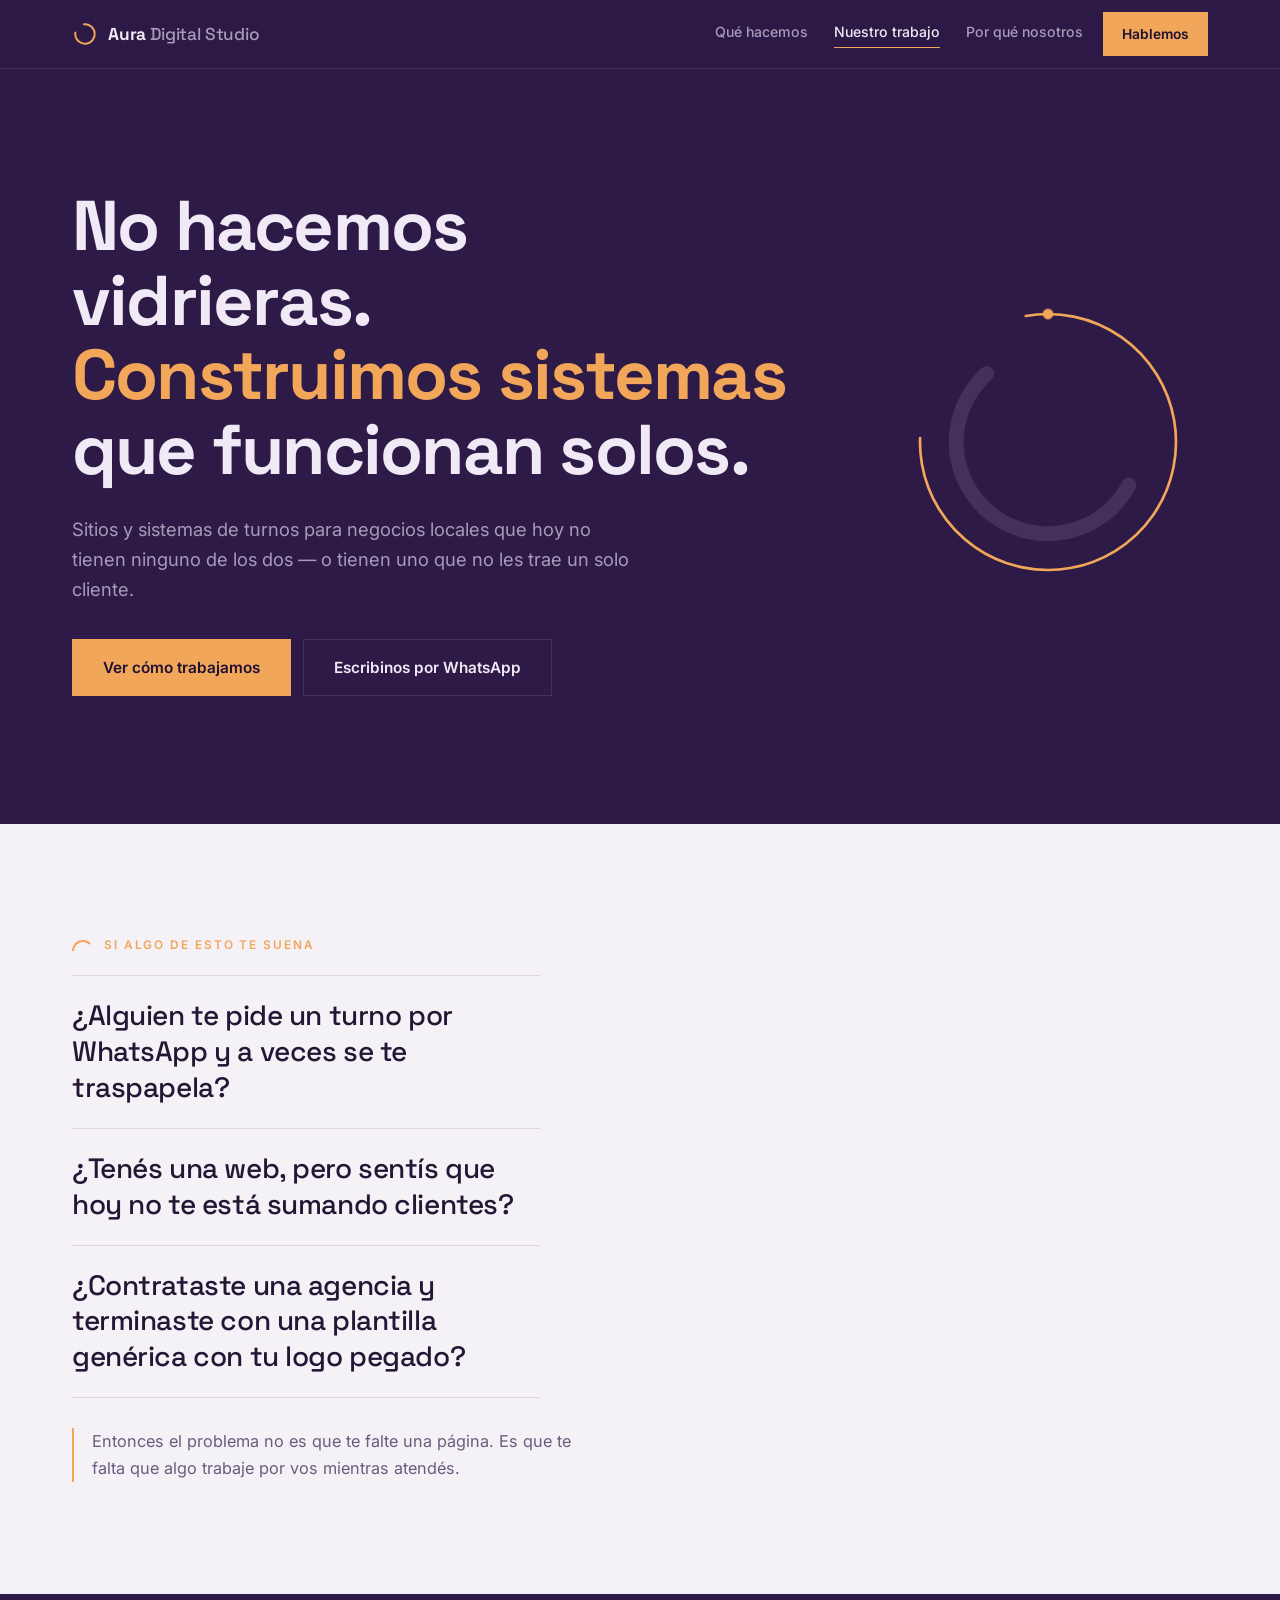
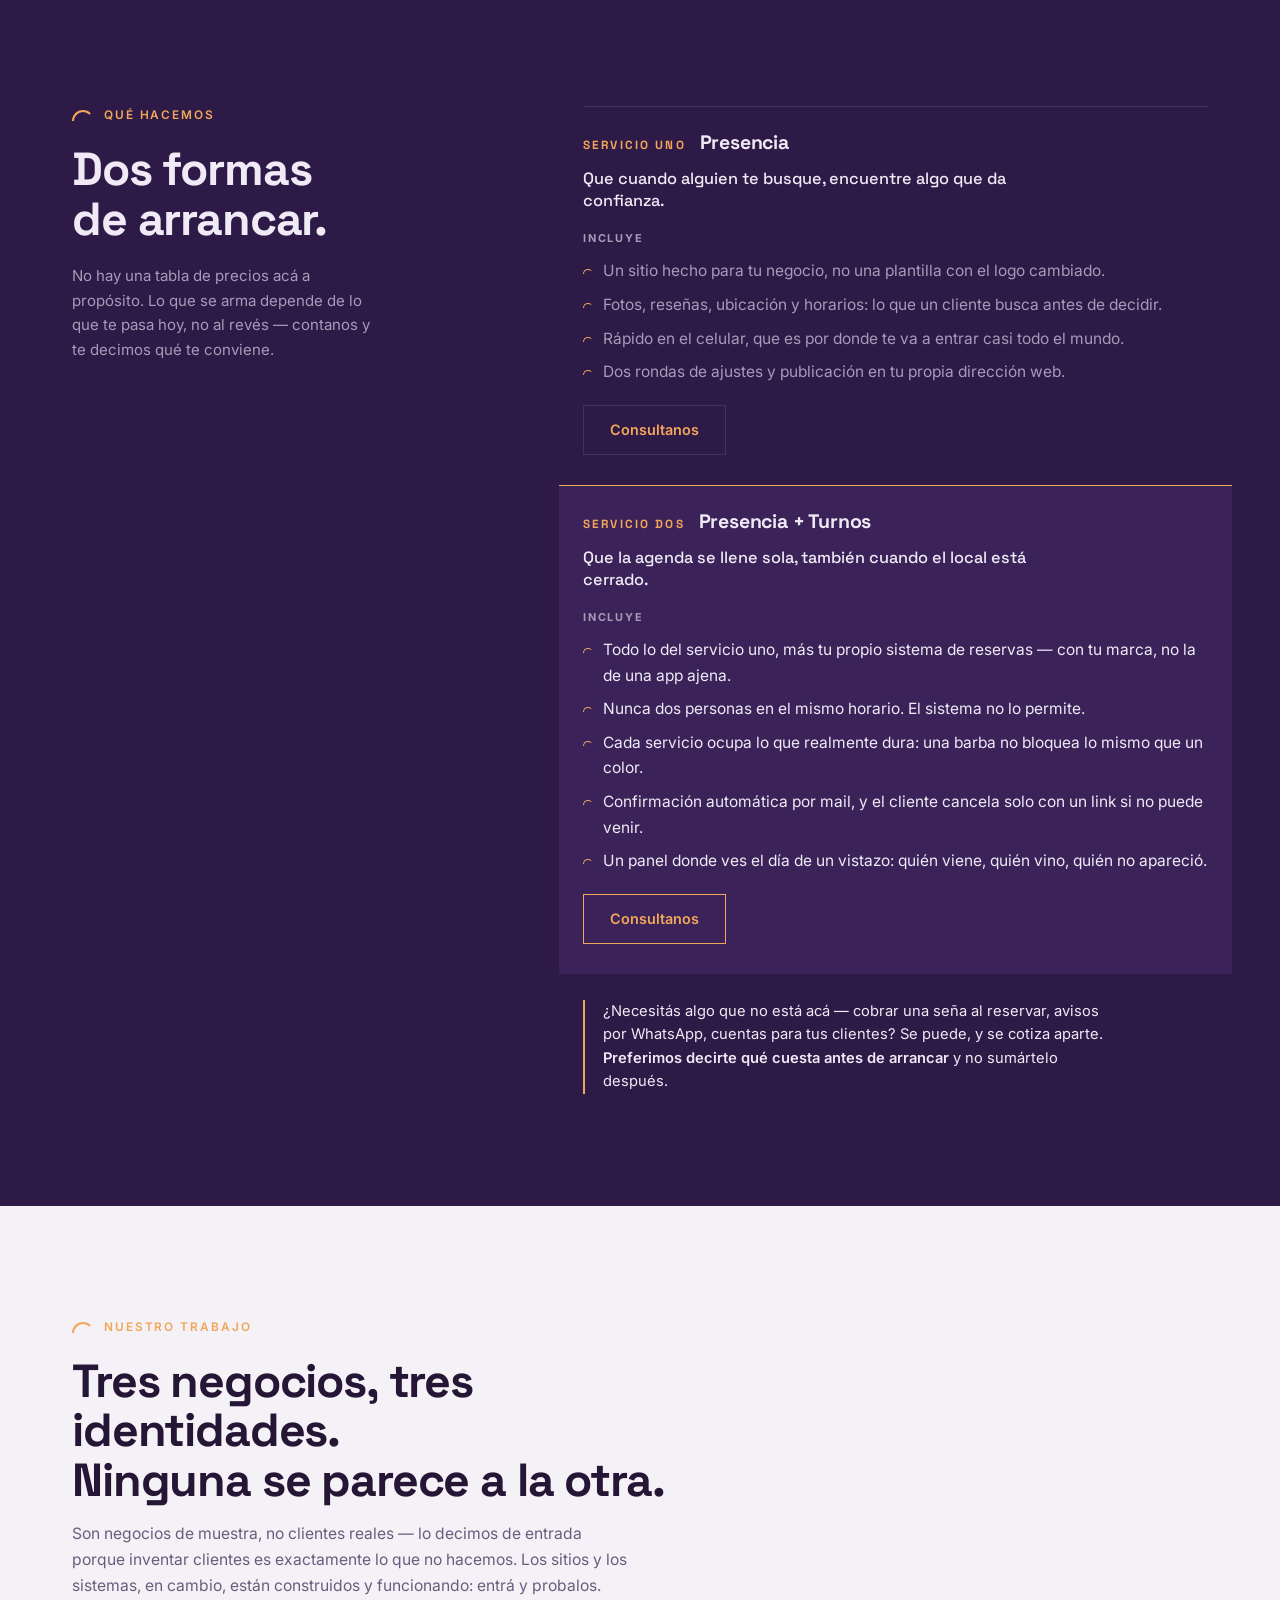
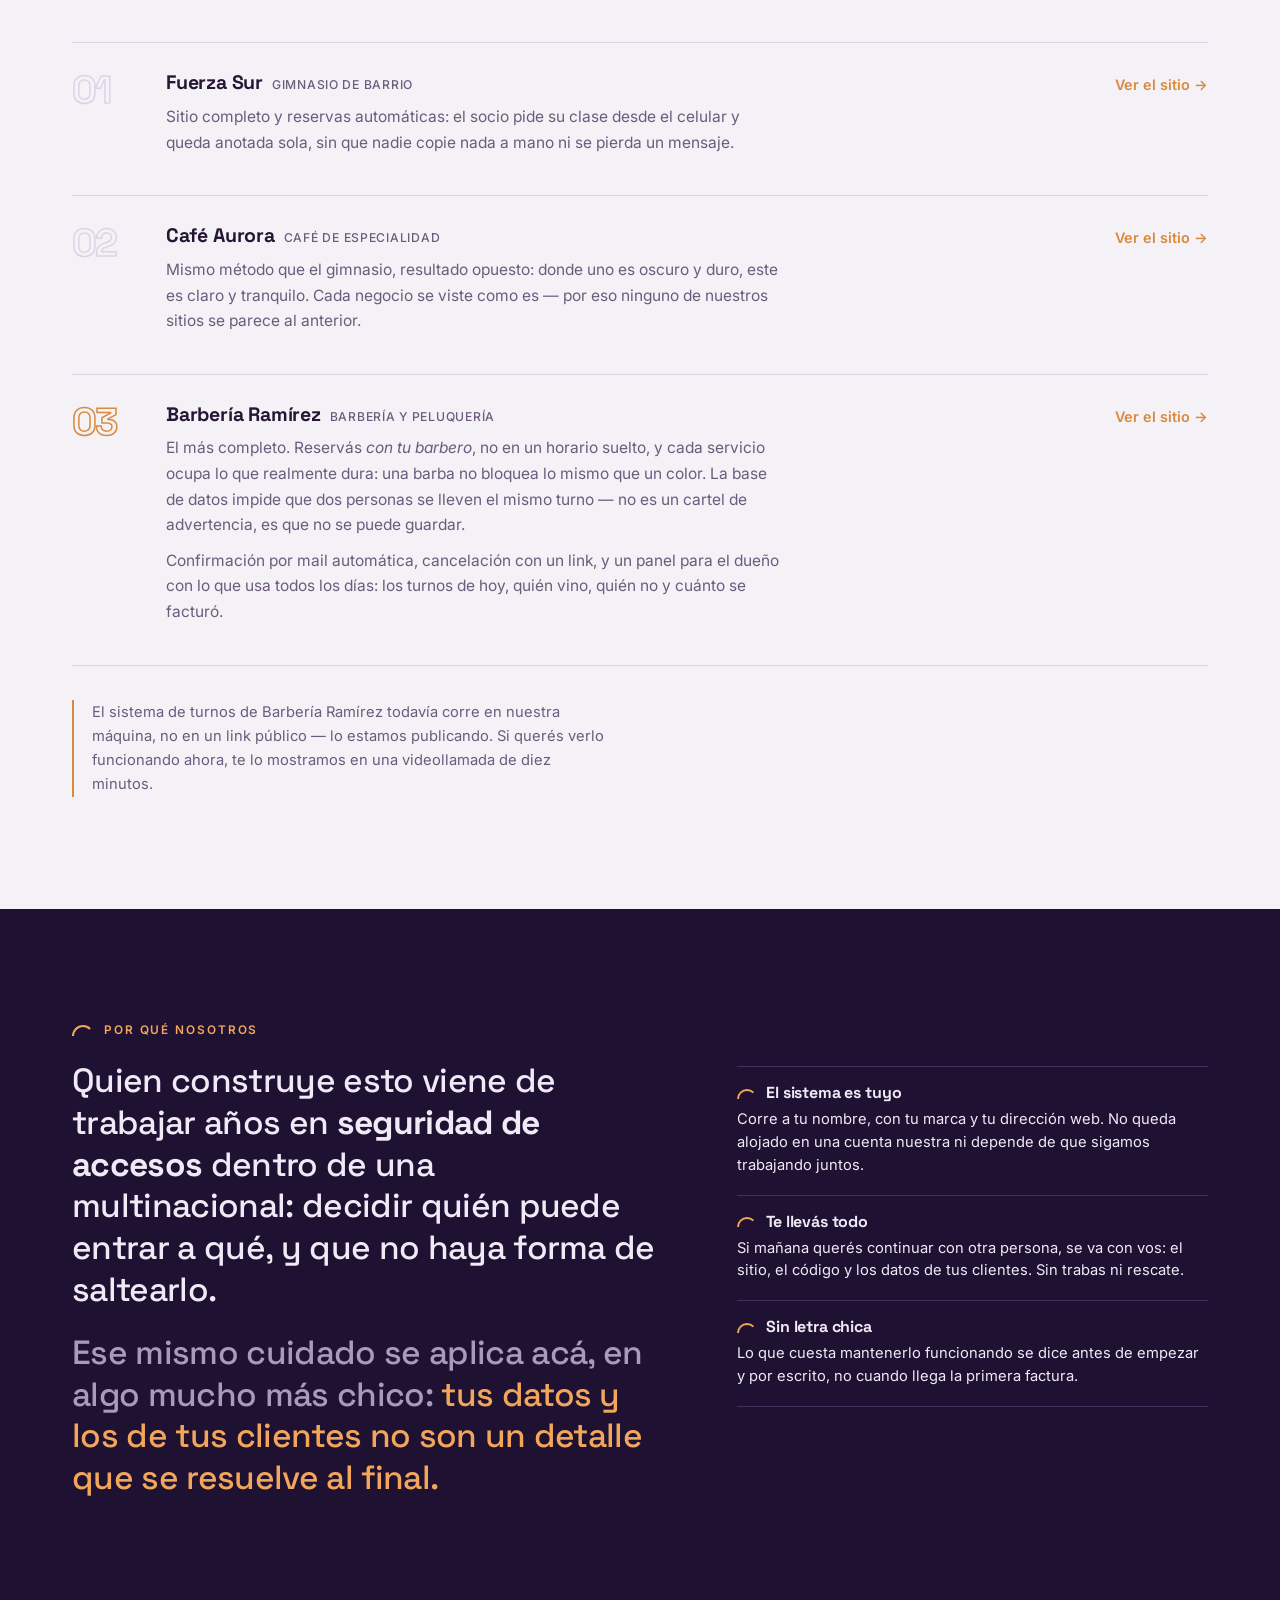
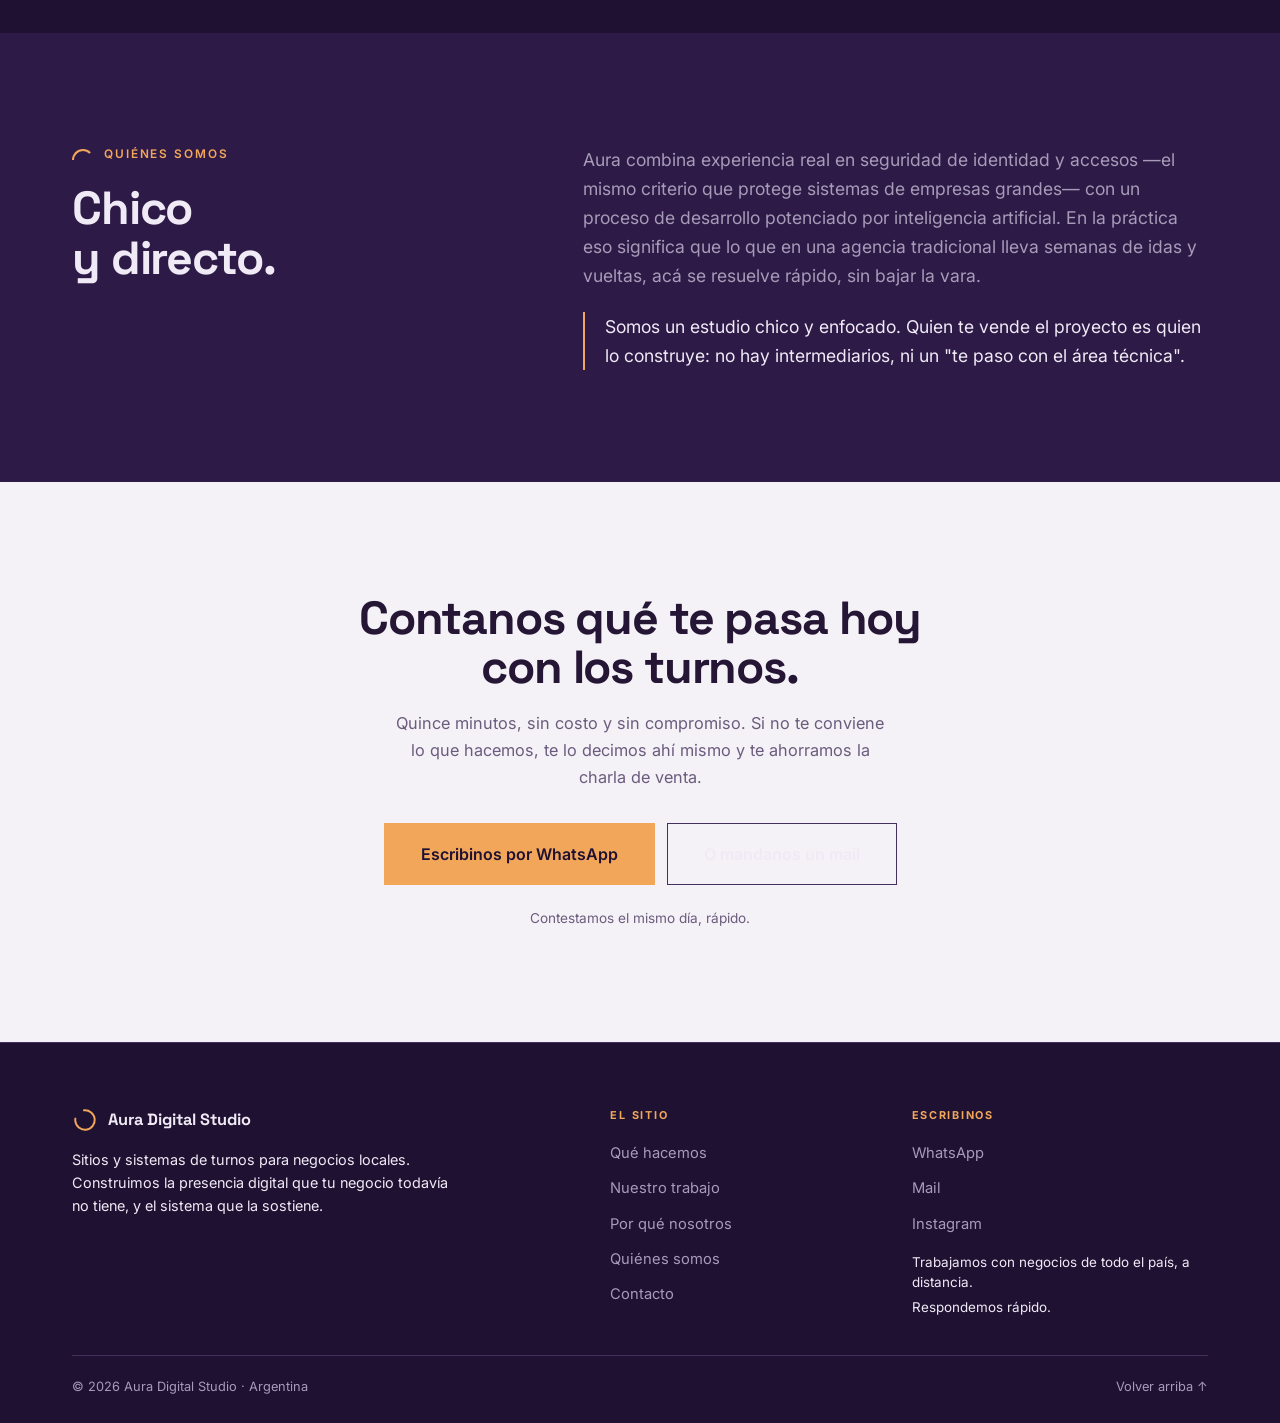
<file: index.html>
<!DOCTYPE html>
<html lang="es">
<head>
  <meta charset="UTF-8">
  <meta name="viewport" content="width=device-width, initial-scale=1.0">
  <title>Aura Digital Studio — Sitios y sistemas de turnos para negocios locales</title>
  <meta name="description" content="No hacemos vidrieras. Construimos sitios y sistemas de reservas propios para negocios locales: turnos que no se pisan, confirmación automática y un panel que el dueño usa todos los días.">
  <meta property="og:title" content="Aura Digital Studio">
  <meta property="og:description" content="No hacemos vidrieras. Construimos sistemas que funcionan solos.">
  <meta property="og:type" content="website">
  <link rel="preconnect" href="https://fonts.googleapis.com">
  <link rel="preconnect" href="https://fonts.gstatic.com" crossorigin>
  <link href="https://fonts.googleapis.com/css2?family=Space+Grotesk:wght@500;700&family=Inter:wght@400;500;600&display=swap" rel="stylesheet">
  <link rel="stylesheet" href="css/style.css">
</head>
<body>

  <a class="saltar" href="#contenido">Saltar al contenido</a>

  <header class="cabecera">
    <div class="ancho cabecera-fila">
      <a class="marca" href="#inicio" aria-label="Aura Digital Studio, inicio">
        <svg class="halo halo-chico" viewBox="0 0 40 40" aria-hidden="true" focusable="false">
          <circle class="halo-anillo" cx="20" cy="20" r="15"></circle>
        </svg>
        <span class="marca-nombre">Aura<span class="marca-cola"> Digital Studio</span></span>
      </a>
      <nav class="menu" aria-label="Navegación principal">
        <a href="#hacemos">Qué hacemos</a>
        <a href="#trabajo">Nuestro trabajo</a>
        <a href="#criterio">Por qué nosotros</a>
      </nav>
      <a class="boton boton-oro boton-chico" href="#contacto">Hablemos</a>
    </div>
  </header>

  <main id="contenido">

    <!-- ═══════════ 1 · HERO ═══════════ -->
    <section class="hero" id="inicio">
      <div class="ancho hero-grilla">
        <div class="hero-texto">
          <h1>
            No hacemos<br>
            vidrieras.<br>
            <span class="oro">Construimos sistemas</span><br>
            que funcionan solos.
          </h1>
          <p class="entrada">
            Sitios y sistemas de turnos para negocios locales que hoy no tienen ninguno de los dos —
            o tienen uno que no les trae un solo cliente.
          </p>
          <div class="botonera">
            <a class="boton boton-oro" href="#trabajo">Ver cómo trabajamos</a>
            <a class="boton boton-linea" href="https://wa.me/5491139485410">Escribinos por WhatsApp</a>
          </div>
        </div>

        <!-- El halo: la marca hecha figura. Se dibuja una sola vez al cargar.
             Es la única animación del sitio, a propósito. -->
        <div class="hero-halo" aria-hidden="true">
          <svg viewBox="0 0 300 300" focusable="false">
            <circle class="anillo-externo" cx="150" cy="150" r="120"></circle>
            <circle class="anillo-interno" cx="150" cy="150" r="86"></circle>
            <circle class="anillo-punto" cx="150" cy="30" r="5"></circle>
          </svg>
        </div>
      </div>
    </section>

    <!-- ═══════════ 2 · EL PROBLEMA ═══════════ -->
    <section class="tramo tramo-claro" id="problema">
      <div class="ancho">
        <p class="rotulo"><span class="rotulo-arco" aria-hidden="true"></span>Si algo de esto te suena</p>
        <ul class="preguntas">
          <li>¿Alguien te pide un turno por WhatsApp y a veces se te traspapela?</li>
          <li>¿Tenés una web, pero sentís que hoy no te está sumando clientes?</li>
          <li>¿Contrataste una agencia y terminaste con una plantilla genérica con tu logo pegado?</li>
        </ul>
        <p class="remate">Entonces el problema no es que te falte una página. Es que te falta que algo trabaje por vos mientras atendés.</p>
      </div>
    </section>

    <!-- ═══════════ 3 · QUÉ HACEMOS ═══════════ -->
    <section class="tramo" id="hacemos">
      <div class="ancho columnas-fijas">
        <div class="columna-titulo">
          <p class="rotulo"><span class="rotulo-arco" aria-hidden="true"></span>Qué hacemos</p>
          <h2>Dos formas<br>de arrancar.</h2>
          <p class="columna-nota">
            No hay una tabla de precios acá a propósito. Lo que se arma depende de lo
            que te pasa hoy, no al revés — contanos y te decimos qué te conviene.
          </p>
        </div>

        <div class="columna-cuerpo">
          <article class="plan">
            <div class="plan-encabezado">
              <span class="plan-orden">Servicio uno</span>
              <h3>Presencia</h3>
            </div>
            <p class="plan-promesa">Que cuando alguien te busque, encuentre algo que da confianza.</p>
            <p class="plan-rotulo">Incluye</p>
            <ul class="plan-puntos">
              <li>Un sitio hecho para tu negocio, no una plantilla con el logo cambiado.</li>
              <li>Fotos, reseñas, ubicación y horarios: lo que un cliente busca antes de decidir.</li>
              <li>Rápido en el celular, que es por donde te va a entrar casi todo el mundo.</li>
              <li>Dos rondas de ajustes y publicación en tu propia dirección web.</li>
            </ul>
            <a class="plan-cta" href="#contacto">Consultanos</a>
          </article>

          <article class="plan plan-destacado">
            <div class="plan-encabezado">
              <span class="plan-orden">Servicio dos</span>
              <h3>Presencia + Turnos</h3>
            </div>
            <p class="plan-promesa">Que la agenda se llene sola, también cuando el local está cerrado.</p>
            <p class="plan-rotulo">Incluye</p>
            <ul class="plan-puntos">
              <li>Todo lo del servicio uno, más tu propio sistema de reservas — con tu marca, no la de una app ajena.</li>
              <li>Nunca dos personas en el mismo horario. El sistema no lo permite.</li>
              <li>Cada servicio ocupa lo que realmente dura: una barba no bloquea lo mismo que un color.</li>
              <li>Confirmación automática por mail, y el cliente cancela solo con un link si no puede venir.</li>
              <li>Un panel donde ves el día de un vistazo: quién viene, quién vino, quién no apareció.</li>
            </ul>
            <a class="plan-cta" href="#contacto">Consultanos</a>
          </article>

          <p class="plan-extra">
            ¿Necesitás algo que no está acá — cobrar una seña al reservar, avisos por
            WhatsApp, cuentas para tus clientes? Se puede, y se cotiza aparte.
            <strong>Preferimos decirte qué cuesta antes de arrancar</strong> y no
            sumártelo después.
          </p>
        </div>
      </div>
    </section>

    <!-- ═══════════ 4 · TRABAJO ═══════════ -->
    <section class="tramo tramo-claro" id="trabajo">
      <div class="ancho">
        <p class="rotulo"><span class="rotulo-arco" aria-hidden="true"></span>Nuestro trabajo</p>
        <h2 class="titulo-ancho">Tres negocios, tres identidades.<br>Ninguna se parece a la otra.</h2>
        <p class="bajo-titulo">
          Son negocios de muestra, no clientes reales — lo decimos de entrada porque
          inventar clientes es exactamente lo que no hacemos. Los sitios y los sistemas,
          en cambio, están construidos y funcionando: entrá y probalos.
        </p>

        <ol class="casos">
          <li class="caso">
            <span class="caso-num" aria-hidden="true">01</span>
            <div class="caso-cuerpo">
              <h3>Fuerza Sur <span class="caso-rubro">gimnasio de barrio</span></h3>
              <p>Sitio completo y reservas automáticas: el socio pide su clase desde el celular y queda anotada sola, sin que nadie copie nada a mano ni se pierda un mensaje.</p>
            </div>
            <a class="caso-link" href="demos/gimnasio/index.html">
              Ver el sitio<span aria-hidden="true"> →</span>
            </a>
          </li>

          <li class="caso">
            <span class="caso-num" aria-hidden="true">02</span>
            <div class="caso-cuerpo">
              <h3>Café Aurora <span class="caso-rubro">café de especialidad</span></h3>
              <p>Mismo método que el gimnasio, resultado opuesto: donde uno es oscuro y duro, este es claro y tranquilo. Cada negocio se viste como es — por eso ninguno de nuestros sitios se parece al anterior.</p>
            </div>
            <a class="caso-link" href="demos/cafe/index.html">
              Ver el sitio<span aria-hidden="true"> →</span>
            </a>
          </li>

          <li class="caso caso-ancla">
            <span class="caso-num" aria-hidden="true">03</span>
            <div class="caso-cuerpo">
              <h3>Barbería Ramírez <span class="caso-rubro">barbería y peluquería</span></h3>
              <p>
                El más completo. Reservás <em>con tu barbero</em>, no en un horario suelto, y cada
                servicio ocupa lo que realmente dura: una barba no bloquea lo mismo que un color.
                La base de datos impide que dos personas se lleven el mismo turno — no es un cartel
                de advertencia, es que no se puede guardar.
              </p>
              <p>Confirmación por mail automática, cancelación con un link, y un panel para el dueño con lo que usa todos los días: los turnos de hoy, quién vino, quién no y cuánto se facturó.</p>
            </div>
            <a class="caso-link" href="demos/barberia/index.html">
              Ver el sitio<span aria-hidden="true"> →</span>
            </a>
          </li>
        </ol>

        <p class="nota-honesta">
          El sistema de turnos de Barbería Ramírez todavía corre en nuestra máquina, no en un link
          público — lo estamos publicando. Si querés verlo funcionando ahora, te lo mostramos en
          una videollamada de diez minutos.
        </p>
      </div>
    </section>

    <!-- ═══════════ 5 · POR QUÉ CONFIAR ═══════════ -->
    <section class="tramo tramo-hondo" id="criterio">
      <div class="ancho">
        <p class="rotulo"><span class="rotulo-arco" aria-hidden="true"></span>Por qué nosotros</p>

        <div class="criterio-grilla">
          <blockquote class="declaracion">
            <p>
              Quien construye esto viene de trabajar años en <strong>seguridad de accesos</strong>
              dentro de una multinacional: decidir quién puede entrar a qué, y que no haya
              forma de saltearlo.
            </p>
            <p class="declaracion-remate">
              Ese mismo cuidado se aplica acá, en algo mucho más chico:
              <span class="oro">tus datos y los de tus clientes no son un detalle que se resuelve al final.</span>
            </p>
          </blockquote>

          <ul class="criterio-puntos">
            <li>
              <h3>El sistema es tuyo</h3>
              <p>Corre a tu nombre, con tu marca y tu dirección web. No queda alojado en una cuenta nuestra ni depende de que sigamos trabajando juntos.</p>
            </li>
            <li>
              <h3>Te llevás todo</h3>
              <p>Si mañana querés continuar con otra persona, se va con vos: el sitio, el código y los datos de tus clientes. Sin trabas ni rescate.</p>
            </li>
            <li>
              <h3>Sin letra chica</h3>
              <p>Lo que cuesta mantenerlo funcionando se dice antes de empezar y por escrito, no cuando llega la primera factura.</p>
            </li>
          </ul>
        </div>
      </div>
    </section>

    <!-- ═══════════ 6 · QUIÉNES SOMOS ═══════════ -->
    <section class="tramo" id="quienes">
      <div class="ancho columnas-fijas">
        <div class="columna-titulo">
          <p class="rotulo"><span class="rotulo-arco" aria-hidden="true"></span>Quiénes somos</p>
          <h2>Chico<br>y directo.</h2>
        </div>
        <div class="columna-cuerpo">
          <p class="parrafo-grande">
            Aura combina experiencia real en seguridad de identidad y accesos —el mismo criterio
            que protege sistemas de empresas grandes— con un proceso de desarrollo potenciado por
            inteligencia artificial. En la práctica eso significa que lo que en una agencia
            tradicional lleva semanas de idas y vueltas, acá se resuelve rápido, sin bajar la vara.
          </p>
          <p class="parrafo-grande destacado">
            Somos un estudio chico y enfocado. Quien te vende el proyecto es quien lo construye:
            no hay intermediarios, ni un "te paso con el área técnica".
          </p>
        </div>
      </div>
    </section>

    <!-- ═══════════ 7 · CONTACTO ═══════════ -->
    <section class="tramo tramo-cierre" id="contacto">
      <div class="ancho cierre-caja">
        <h2>Contanos qué te pasa hoy<br>con los turnos.</h2>
        <p class="cierre-bajada">
          Quince minutos, sin costo y sin compromiso. Si no te conviene lo que hacemos,
          te lo decimos ahí mismo y te ahorramos la charla de venta.
        </p>
        <div class="botonera botonera-cierre">
          <a class="boton boton-oro boton-grande" href="https://wa.me/5491139485410">Escribinos por WhatsApp</a>
          <a class="boton boton-linea boton-grande" href="mailto:auradigitalstudio3@gmail.com">O mandanos un mail</a>
        </div>
        <p class="cierre-nota">Contestamos el mismo día, rápido.</p>
      </div>
    </section>

  </main>

  <footer class="pie">
    <div class="ancho">
      <div class="pie-grilla">

        <div class="pie-col pie-col-marca">
          <span class="pie-marca">
            <svg class="halo halo-chico" viewBox="0 0 40 40" aria-hidden="true" focusable="false">
              <circle class="halo-anillo" cx="20" cy="20" r="15"></circle>
            </svg>
            Aura Digital Studio
          </span>
          <p class="pie-claim">
            Sitios y sistemas de turnos para negocios locales. Construimos la presencia
            digital que tu negocio todavía no tiene, y el sistema que la sostiene.
          </p>
        </div>

        <nav class="pie-col" aria-label="Secciones del sitio">
          <p class="pie-titulo">El sitio</p>
          <ul class="pie-lista">
            <li><a href="#hacemos">Qué hacemos</a></li>
            <li><a href="#trabajo">Nuestro trabajo</a></li>
            <li><a href="#criterio">Por qué nosotros</a></li>
            <li><a href="#quienes">Quiénes somos</a></li>
            <li><a href="#contacto">Contacto</a></li>
          </ul>
        </nav>

        <div class="pie-col">
          <p class="pie-titulo">Escribinos</p>
          <ul class="pie-lista">
            <li><a href="https://wa.me/5491139485410">WhatsApp</a></li>
            <li><a href="mailto:auradigitalstudio3@gmail.com">Mail</a></li>
            <li><a href="#" data-pendiente="instagram">Instagram</a></li>
          </ul>
          <p class="pie-dato">Trabajamos con negocios de todo el país, a distancia.</p>
          <p class="pie-dato">Respondemos rápido.</p>
        </div>

      </div>

      <div class="pie-base">
        <span>&copy; 2026 Aura Digital Studio · Argentina</span>
        <a href="#inicio" class="pie-arriba">Volver arriba<span aria-hidden="true"> ↑</span></a>
      </div>
    </div>
  </footer>

  <script src="js/main.js"></script>
</body>
</html>
</file>
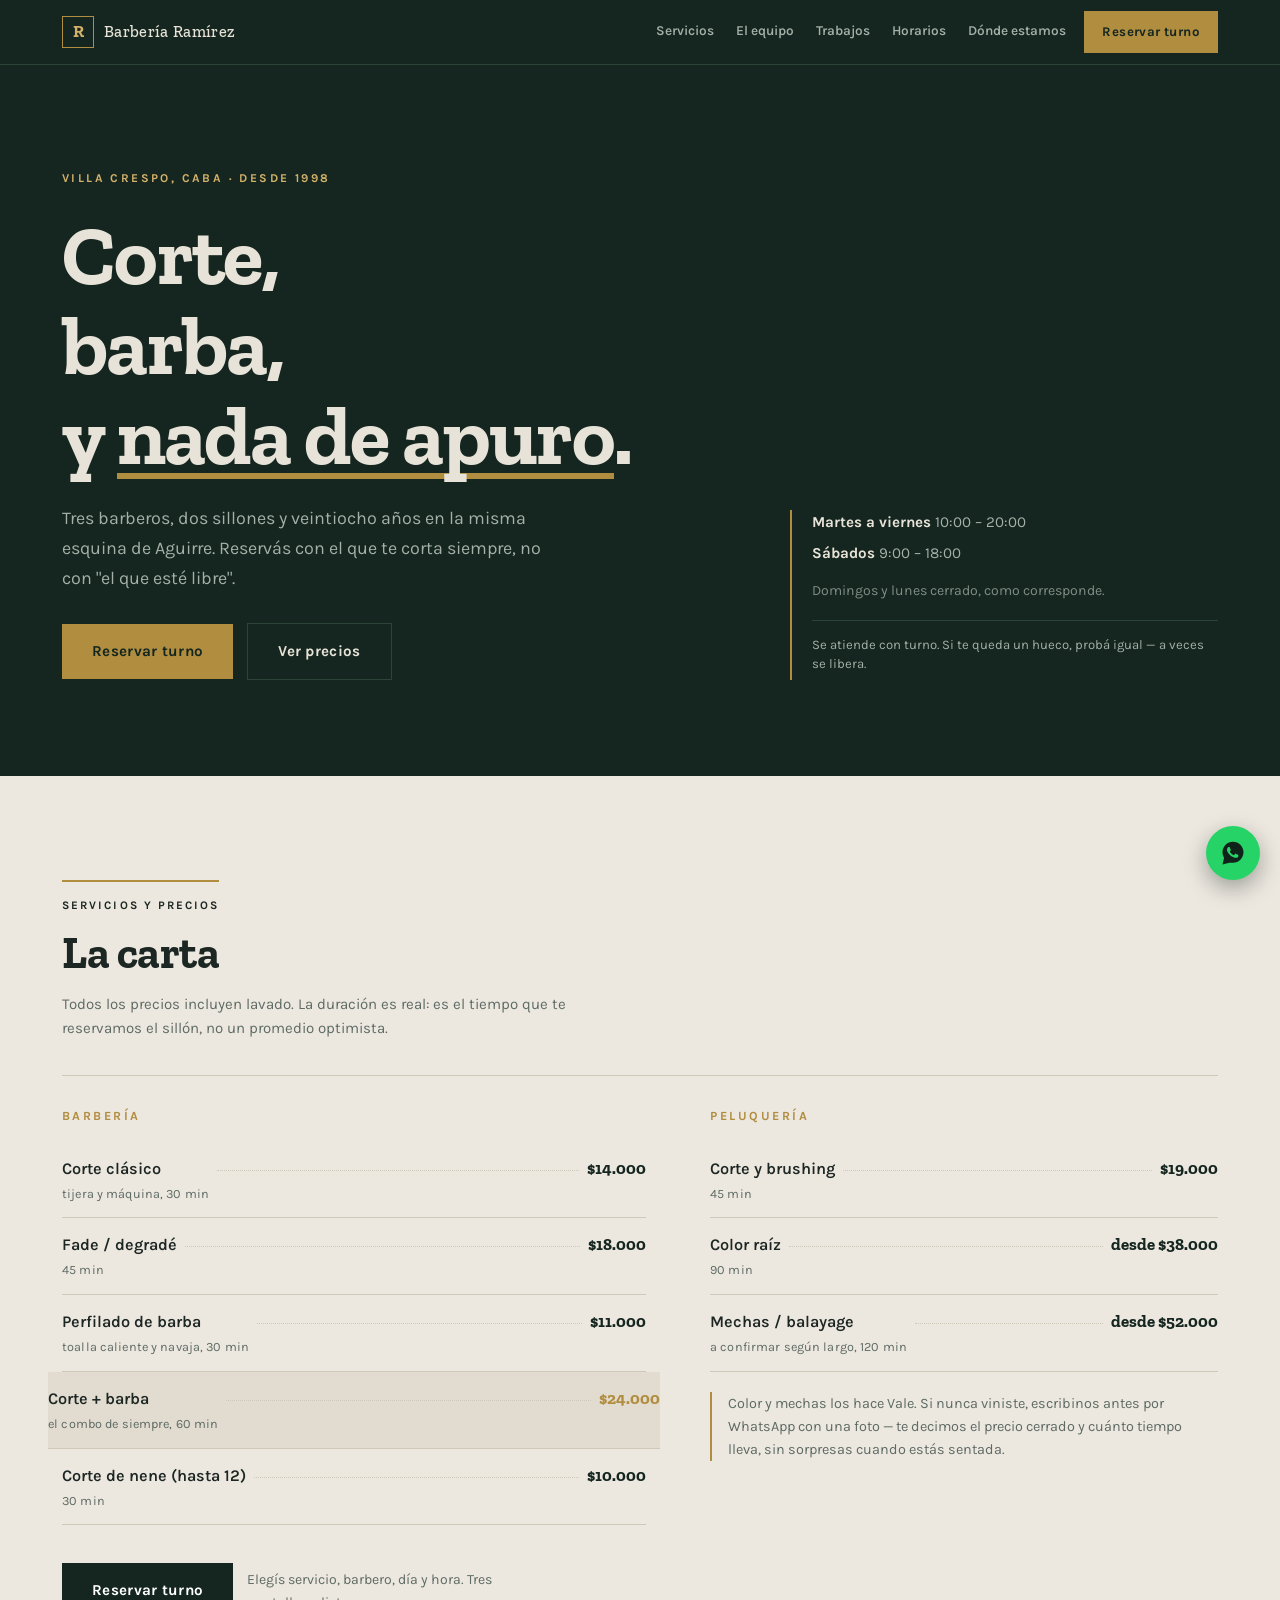
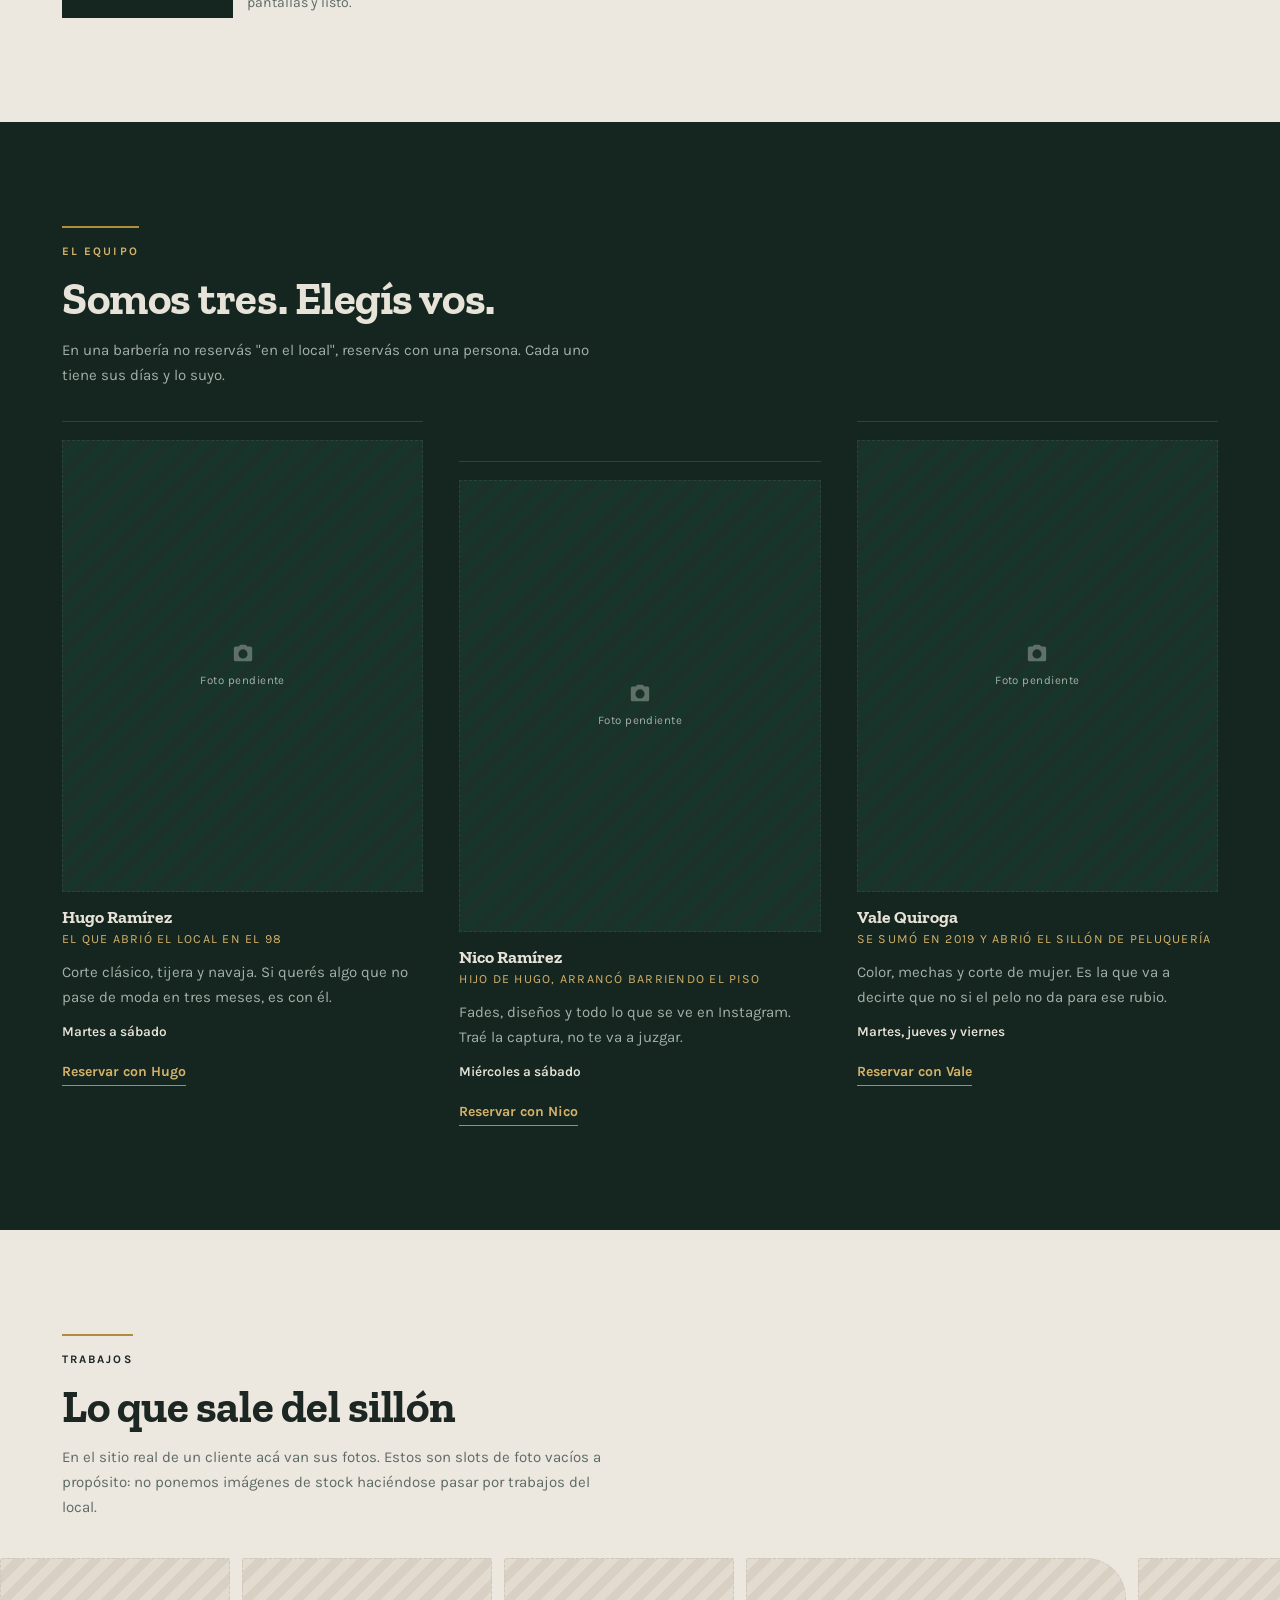
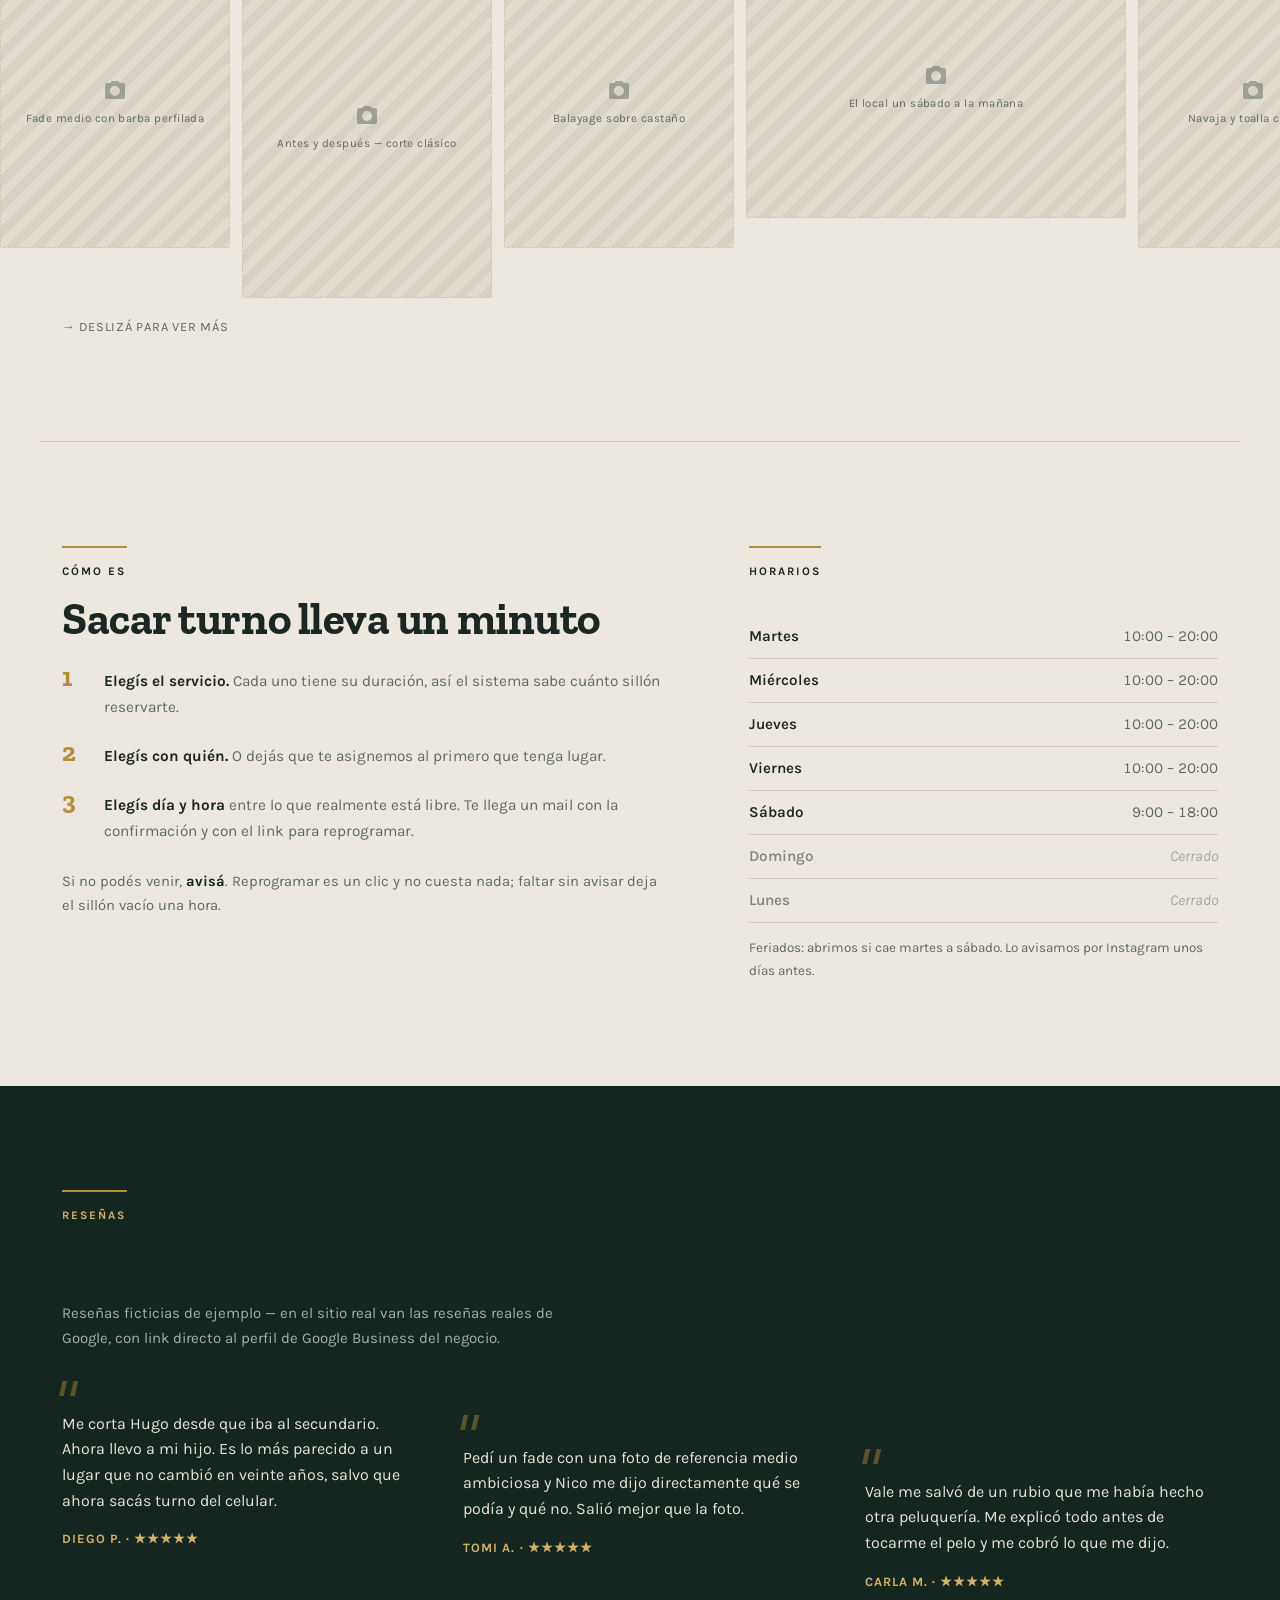
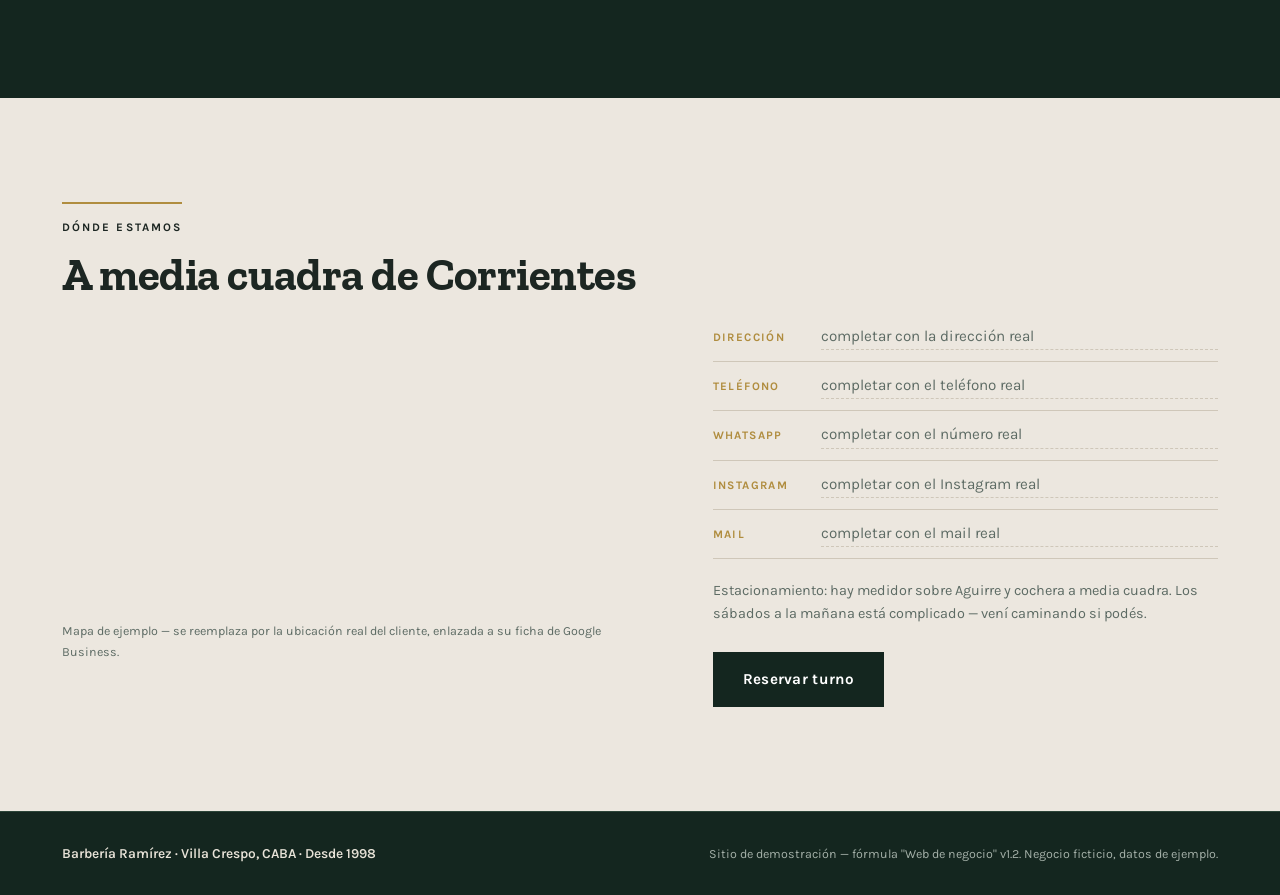
<file: demos/barberia/index.html>
<!DOCTYPE html>
<html lang="es">
<head>
  <meta charset="UTF-8">
  <meta name="viewport" content="width=device-width, initial-scale=1.0">
  <title>Barbería Ramírez — Barbería y peluquería en Villa Crespo, desde 1998</title>
  <meta name="description" content="Barbería Ramírez — corte, barba y color en Villa Crespo, CABA. Tres barberos, la misma esquina desde 1998. Reservá tu turno online.">
  <link rel="preconnect" href="https://fonts.googleapis.com">
  <link rel="preconnect" href="https://fonts.gstatic.com" crossorigin>
  <link href="https://fonts.googleapis.com/css2?family=Zilla+Slab:wght@500;700&family=Karla:wght@400;600;700&display=swap" rel="stylesheet">
  <link rel="stylesheet" href="css/style.css">
</head>
<body>

  <header class="site-header">
    <div class="wrap">
      <a class="logo" href="#top">
        <span class="logo-mark">R</span>
        <span class="logo-text">Barbería Ramírez</span>
      </a>
      <nav aria-label="Navegación principal">
        <a href="#servicios">Servicios</a>
        <a href="#equipo">El equipo</a>
        <a href="#trabajos">Trabajos</a>
        <a href="#visita">Horarios</a>
        <a href="#donde">Dónde estamos</a>
      </nav>
      <a class="nav-cta" href="#donde">Reservar turno</a>
    </div>
  </header>

  <main id="top">

    <!-- ===== HERO — banda oscura ===== -->
    <section class="hero band-dark">
      <div class="wrap hero-inner">
        <div class="hero-copy">
          <p class="eyebrow">Villa Crespo, CABA · Desde 1998</p>
          <h1>Corte,<br>barba,<br>y <span class="mark">nada de apuro</span>.</h1>
          <p class="lead">Tres barberos, dos sillones y veintiocho años en la misma esquina de Aguirre. Reservás con el que te corta siempre, no con "el que esté libre".</p>
          <div class="cta-row">
            <a class="cta" href="#donde">Reservar turno</a>
            <a class="cta cta-ghost" href="#servicios">Ver precios</a>
          </div>
        </div>
        <aside class="hero-aside">
          <p class="aside-line"><strong>Martes a viernes</strong> 10:00 – 20:00</p>
          <p class="aside-line"><strong>Sábados</strong> 9:00 – 18:00</p>
          <p class="aside-line muted">Domingos y lunes cerrado, como corresponde.</p>
          <p class="aside-foot">Se atiende con turno. Si te queda un hueco, probá igual — a veces se libera.</p>
        </aside>
      </div>
    </section>

    <!-- ===== SERVICIOS — carta de precios ===== -->
    <section id="servicios" class="section band-light">
      <div class="wrap">
        <p class="label">Servicios y precios</p>
        <h2 class="reveal">La carta</h2>
        <p class="section-note">Todos los precios incluyen lavado. La duración es real: es el tiempo que te reservamos el sillón, no un promedio optimista.</p>

        <div class="carta">
          <div class="carta-col">
            <h3 class="carta-title">Barbería</h3>
            <ul class="price-list">
              <li>
                <span class="pl-name">Corte clásico<em>tijera y máquina, 30 min</em></span>
                <span class="pl-dots" aria-hidden="true"></span>
                <span class="pl-price">$14.000</span>
              </li>
              <li>
                <span class="pl-name">Fade / degradé<em>45 min</em></span>
                <span class="pl-dots" aria-hidden="true"></span>
                <span class="pl-price">$18.000</span>
              </li>
              <li>
                <span class="pl-name">Perfilado de barba<em>toalla caliente y navaja, 30 min</em></span>
                <span class="pl-dots" aria-hidden="true"></span>
                <span class="pl-price">$11.000</span>
              </li>
              <li class="pl-featured">
                <span class="pl-name">Corte + barba<em>el combo de siempre, 60 min</em></span>
                <span class="pl-dots" aria-hidden="true"></span>
                <span class="pl-price">$24.000</span>
              </li>
              <li>
                <span class="pl-name">Corte de nene (hasta 12)<em>30 min</em></span>
                <span class="pl-dots" aria-hidden="true"></span>
                <span class="pl-price">$10.000</span>
              </li>
            </ul>
          </div>

          <div class="carta-col">
            <h3 class="carta-title">Peluquería</h3>
            <ul class="price-list">
              <li>
                <span class="pl-name">Corte y brushing<em>45 min</em></span>
                <span class="pl-dots" aria-hidden="true"></span>
                <span class="pl-price">$19.000</span>
              </li>
              <li>
                <span class="pl-name">Color raíz<em>90 min</em></span>
                <span class="pl-dots" aria-hidden="true"></span>
                <span class="pl-price">desde $38.000</span>
              </li>
              <li>
                <span class="pl-name">Mechas / balayage<em>a confirmar según largo, 120 min</em></span>
                <span class="pl-dots" aria-hidden="true"></span>
                <span class="pl-price">desde $52.000</span>
              </li>
            </ul>
            <p class="carta-nota">Color y mechas los hace Vale. Si nunca viniste, escribinos antes por WhatsApp con una foto — te decimos el precio cerrado y cuánto tiempo lleva, sin sorpresas cuando estás sentada.</p>
          </div>
        </div>

        <div class="cta-row carta-cta">
          <a class="cta" href="#donde">Reservar turno</a>
          <span class="cta-aside">Elegís servicio, barbero, día y hora. Tres pantallas y listo.</span>
        </div>
      </div>
    </section>

    <!-- ===== EQUIPO — banda oscura ===== -->
    <section id="equipo" class="section band-dark">
      <div class="wrap">
        <p class="label">El equipo</p>
        <h2 class="reveal">Somos tres. Elegís vos.</h2>
        <p class="section-note">En una barbería no reservás "en el local", reservás con una persona. Cada uno tiene sus días y lo suyo.</p>

        <div class="staff">
          <article class="staff-card">
            <div class="staff-photo photo-slot" role="img" aria-label="Slot de foto pendiente: retrato de Hugo">
              <svg viewBox="0 0 24 24" width="22" height="22" fill="currentColor" aria-hidden="true"><path d="M9 3 7.17 5H4a2 2 0 0 0-2 2v12a2 2 0 0 0 2 2h16a2 2 0 0 0 2-2V7a2 2 0 0 0-2-2h-3.17L15 3H9Zm3 15a5 5 0 1 1 0-10 5 5 0 0 1 0 10Z"/></svg>
              <span>Foto pendiente</span>
            </div>
            <h3>Hugo Ramírez</h3>
            <p class="staff-role">El que abrió el local en el 98</p>
            <p class="staff-bio">Corte clásico, tijera y navaja. Si querés algo que no pase de moda en tres meses, es con él.</p>
            <p class="staff-days">Martes a sábado</p>
            <a class="staff-link" href="#donde">Reservar con Hugo</a>
          </article>

          <article class="staff-card staff-card-offset">
            <div class="staff-photo photo-slot" role="img" aria-label="Slot de foto pendiente: retrato de Nico">
              <svg viewBox="0 0 24 24" width="22" height="22" fill="currentColor" aria-hidden="true"><path d="M9 3 7.17 5H4a2 2 0 0 0-2 2v12a2 2 0 0 0 2 2h16a2 2 0 0 0 2-2V7a2 2 0 0 0-2-2h-3.17L15 3H9Zm3 15a5 5 0 1 1 0-10 5 5 0 0 1 0 10Z"/></svg>
              <span>Foto pendiente</span>
            </div>
            <h3>Nico Ramírez</h3>
            <p class="staff-role">Hijo de Hugo, arrancó barriendo el piso</p>
            <p class="staff-bio">Fades, diseños y todo lo que se ve en Instagram. Traé la captura, no te va a juzgar.</p>
            <p class="staff-days">Miércoles a sábado</p>
            <a class="staff-link" href="#donde">Reservar con Nico</a>
          </article>

          <article class="staff-card">
            <div class="staff-photo photo-slot" role="img" aria-label="Slot de foto pendiente: retrato de Vale">
              <svg viewBox="0 0 24 24" width="22" height="22" fill="currentColor" aria-hidden="true"><path d="M9 3 7.17 5H4a2 2 0 0 0-2 2v12a2 2 0 0 0 2 2h16a2 2 0 0 0 2-2V7a2 2 0 0 0-2-2h-3.17L15 3H9Zm3 15a5 5 0 1 1 0-10 5 5 0 0 1 0 10Z"/></svg>
              <span>Foto pendiente</span>
            </div>
            <h3>Vale Quiroga</h3>
            <p class="staff-role">Se sumó en 2019 y abrió el sillón de peluquería</p>
            <p class="staff-bio">Color, mechas y corte de mujer. Es la que va a decirte que no si el pelo no da para ese rubio.</p>
            <p class="staff-days">Martes, jueves y viernes</p>
            <a class="staff-link" href="#donde">Reservar con Vale</a>
          </article>
        </div>
      </div>
    </section>

    <!-- ===== TRABAJOS — scroll horizontal ===== -->
    <section id="trabajos" class="section band-light">
      <div class="wrap">
        <p class="label">Trabajos</p>
        <h2 class="reveal">Lo que sale del sillón</h2>
        <p class="section-note">En el sitio real de un cliente acá van sus fotos. Estos son slots de foto vacíos a propósito: no ponemos imágenes de stock haciéndose pasar por trabajos del local.</p>
      </div>
      <div class="works" tabindex="0" aria-label="Galería de trabajos, desplazable horizontalmente">
        <figure class="work photo-slot">
          <svg viewBox="0 0 24 24" width="24" height="24" fill="currentColor" aria-hidden="true"><path d="M9 3 7.17 5H4a2 2 0 0 0-2 2v12a2 2 0 0 0 2 2h16a2 2 0 0 0 2-2V7a2 2 0 0 0-2-2h-3.17L15 3H9Zm3 15a5 5 0 1 1 0-10 5 5 0 0 1 0 10Z"/></svg>
          <figcaption>Fade medio con barba perfilada</figcaption>
        </figure>
        <figure class="work photo-slot work-tall">
          <svg viewBox="0 0 24 24" width="24" height="24" fill="currentColor" aria-hidden="true"><path d="M9 3 7.17 5H4a2 2 0 0 0-2 2v12a2 2 0 0 0 2 2h16a2 2 0 0 0 2-2V7a2 2 0 0 0-2-2h-3.17L15 3H9Zm3 15a5 5 0 1 1 0-10 5 5 0 0 1 0 10Z"/></svg>
          <figcaption>Antes y después — corte clásico</figcaption>
        </figure>
        <figure class="work photo-slot">
          <svg viewBox="0 0 24 24" width="24" height="24" fill="currentColor" aria-hidden="true"><path d="M9 3 7.17 5H4a2 2 0 0 0-2 2v12a2 2 0 0 0 2 2h16a2 2 0 0 0 2-2V7a2 2 0 0 0-2-2h-3.17L15 3H9Zm3 15a5 5 0 1 1 0-10 5 5 0 0 1 0 10Z"/></svg>
          <figcaption>Balayage sobre castaño</figcaption>
        </figure>
        <figure class="work photo-slot work-wide">
          <svg viewBox="0 0 24 24" width="24" height="24" fill="currentColor" aria-hidden="true"><path d="M9 3 7.17 5H4a2 2 0 0 0-2 2v12a2 2 0 0 0 2 2h16a2 2 0 0 0 2-2V7a2 2 0 0 0-2-2h-3.17L15 3H9Zm3 15a5 5 0 1 1 0-10 5 5 0 0 1 0 10Z"/></svg>
          <figcaption>El local un sábado a la mañana</figcaption>
        </figure>
        <figure class="work photo-slot">
          <svg viewBox="0 0 24 24" width="24" height="24" fill="currentColor" aria-hidden="true"><path d="M9 3 7.17 5H4a2 2 0 0 0-2 2v12a2 2 0 0 0 2 2h16a2 2 0 0 0 2-2V7a2 2 0 0 0-2-2h-3.17L15 3H9Zm3 15a5 5 0 1 1 0-10 5 5 0 0 1 0 10Z"/></svg>
          <figcaption>Navaja y toalla caliente</figcaption>
        </figure>
      </div>
      <div class="wrap">
        <p class="works-hint">→ Deslizá para ver más</p>
      </div>
    </section>

    <!-- ===== VISITA — cómo funciona + horarios ===== -->
    <section id="visita" class="section band-light section-tight">
      <div class="wrap visita-grid">
        <div>
          <p class="label">Cómo es</p>
          <h2 class="reveal">Sacar turno lleva un minuto</h2>
          <ol class="steps">
            <li><span class="step-n">1</span><span><strong>Elegís el servicio.</strong> Cada uno tiene su duración, así el sistema sabe cuánto sillón reservarte.</span></li>
            <li><span class="step-n">2</span><span><strong>Elegís con quién.</strong> O dejás que te asignemos al primero que tenga lugar.</span></li>
            <li><span class="step-n">3</span><span><strong>Elegís día y hora</strong> entre lo que realmente está libre. Te llega un mail con la confirmación y con el link para reprogramar.</span></li>
          </ol>
          <p class="visita-nota">Si no podés venir, <strong>avisá</strong>. Reprogramar es un clic y no cuesta nada; faltar sin avisar deja el sillón vacío una hora.</p>
        </div>

        <div class="horarios">
          <p class="label">Horarios</p>
          <dl class="hours">
            <div><dt>Martes</dt><dd>10:00 – 20:00</dd></div>
            <div><dt>Miércoles</dt><dd>10:00 – 20:00</dd></div>
            <div><dt>Jueves</dt><dd>10:00 – 20:00</dd></div>
            <div><dt>Viernes</dt><dd>10:00 – 20:00</dd></div>
            <div><dt>Sábado</dt><dd>9:00 – 18:00</dd></div>
            <div class="closed"><dt>Domingo</dt><dd>Cerrado</dd></div>
            <div class="closed"><dt>Lunes</dt><dd>Cerrado</dd></div>
          </dl>
          <p class="hours-note">Feriados: abrimos si cae martes a sábado. Lo avisamos por Instagram unos días antes.</p>
        </div>
      </div>
    </section>

    <!-- ===== RESEÑAS — banda oscura, quotes escalonadas ===== -->
    <section id="resenas" class="section band-dark">
      <div class="wrap">
        <p class="label">Reseñas</p>
        <h2 class="reveal">Lo que dicen los del barrio</h2>
        <p class="section-note">Reseñas ficticias de ejemplo — en el sitio real van las reseñas reales de Google, con link directo al perfil de Google Business del negocio.</p>
        <div class="quotes">
          <blockquote class="quote">
            <p>Me corta Hugo desde que iba al secundario. Ahora llevo a mi hijo. Es lo más parecido a un lugar que no cambió en veinte años, salvo que ahora sacás turno del celular.</p>
            <cite>Diego P. · ★★★★★</cite>
          </blockquote>
          <blockquote class="quote quote-b">
            <p>Pedí un fade con una foto de referencia medio ambiciosa y Nico me dijo directamente qué se podía y qué no. Salió mejor que la foto.</p>
            <cite>Tomi A. · ★★★★★</cite>
          </blockquote>
          <blockquote class="quote quote-c">
            <p>Vale me salvó de un rubio que me había hecho otra peluquería. Me explicó todo antes de tocarme el pelo y me cobró lo que me dijo.</p>
            <cite>Carla M. · ★★★★★</cite>
          </blockquote>
        </div>
      </div>
    </section>

    <!-- ===== DÓNDE — mapa a la izquierda (inverso al café) ===== -->
    <section id="donde" class="section band-light">
      <div class="wrap">
        <p class="label">Dónde estamos</p>
        <h2 class="reveal">A media cuadra de Corrientes</h2>
        <div class="donde-grid">
          <div class="map-embed">
            <iframe
              src="https://maps.google.com/maps?q=Villa%20Crespo%20Buenos%20Aires&t=&z=14&ie=UTF8&iwloc=&output=embed"
              width="100%" height="300" style="border:0;" loading="lazy"
              referrerpolicy="no-referrer-when-downgrade"
              title="Ubicación de ejemplo — reemplazar por la dirección real del cliente"></iframe>
            <p class="map-caption">Mapa de ejemplo — se reemplaza por la ubicación real del cliente, enlazada a su ficha de Google Business.</p>
          </div>
          <div class="donde-datos">
            <ul class="contact-list">
              <li><span class="ci">Dirección</span> <a href="#" data-placeholder="direccion">completar con la dirección real</a></li>
              <li><span class="ci">Teléfono</span> <a href="#" data-placeholder="telefono">completar con el teléfono real</a></li>
              <li><span class="ci">WhatsApp</span> <a href="#" data-placeholder="whatsapp">completar con el número real</a></li>
              <li><span class="ci">Instagram</span> <a href="#" data-placeholder="instagram">completar con el Instagram real</a></li>
              <li><span class="ci">Mail</span> <a href="#" data-placeholder="email">completar con el mail real</a></li>
            </ul>
            <p class="donde-nota">Estacionamiento: hay medidor sobre Aguirre y cochera a media cuadra. Los sábados a la mañana está complicado — vení caminando si podés.</p>
            <a class="cta" href="#donde">Reservar turno</a>
          </div>
        </div>
      </div>
    </section>

  </main>

  <footer class="site-footer band-dark">
    <div class="wrap footer-inner">
      <p class="footer-brand">Barbería Ramírez · Villa Crespo, CABA · Desde 1998</p>
      <p class="footer-note">Sitio de demostración — fórmula "Web de negocio" v1.2. Negocio ficticio, datos de ejemplo.</p>
    </div>
  </footer>

  <a class="whatsapp-float" href="#" data-placeholder="whatsapp-float" aria-label="Escribinos por WhatsApp" title="Escribinos por WhatsApp">
    <svg viewBox="0 0 32 32" width="28" height="28" fill="currentColor" aria-hidden="true">
      <path d="M16.001 3C9.373 3 4 8.373 4 15c0 2.362.687 4.564 1.872 6.417L4 29l7.771-1.83A11.94 11.94 0 0 0 16.001 27C22.628 27 28 21.627 28 15S22.628 3 16.001 3Zm6.115 16.9c-.271.76-1.343 1.4-2.199 1.58-.586.123-1.352.222-3.928-.844-3.297-1.366-5.417-4.716-5.581-4.935-.157-.219-1.32-1.756-1.32-3.35 0-1.593.822-2.373 1.113-2.696.29-.323.634-.404.845-.404.211 0 .423.002.608.011.196.01.457-.074.716.546.271.65.921 2.243.999 2.407.079.163.132.354.026.573-.105.219-.158.354-.316.545-.157.19-.331.425-.472.571-.157.163-.32.34-.138.667.184.327.816 1.348 1.752 2.183 1.203 1.072 2.217 1.404 2.543 1.562.327.157.518.132.71-.08.19-.211.816-.951 1.034-1.278.216-.327.435-.272.735-.163.3.109 1.904.899 2.231 1.061.327.163.545.245.626.38.08.135.08.782-.191 1.542Z"/>
    </svg>
  </a>

  <script src="js/main.js"></script>
</body>
</html>
</file>
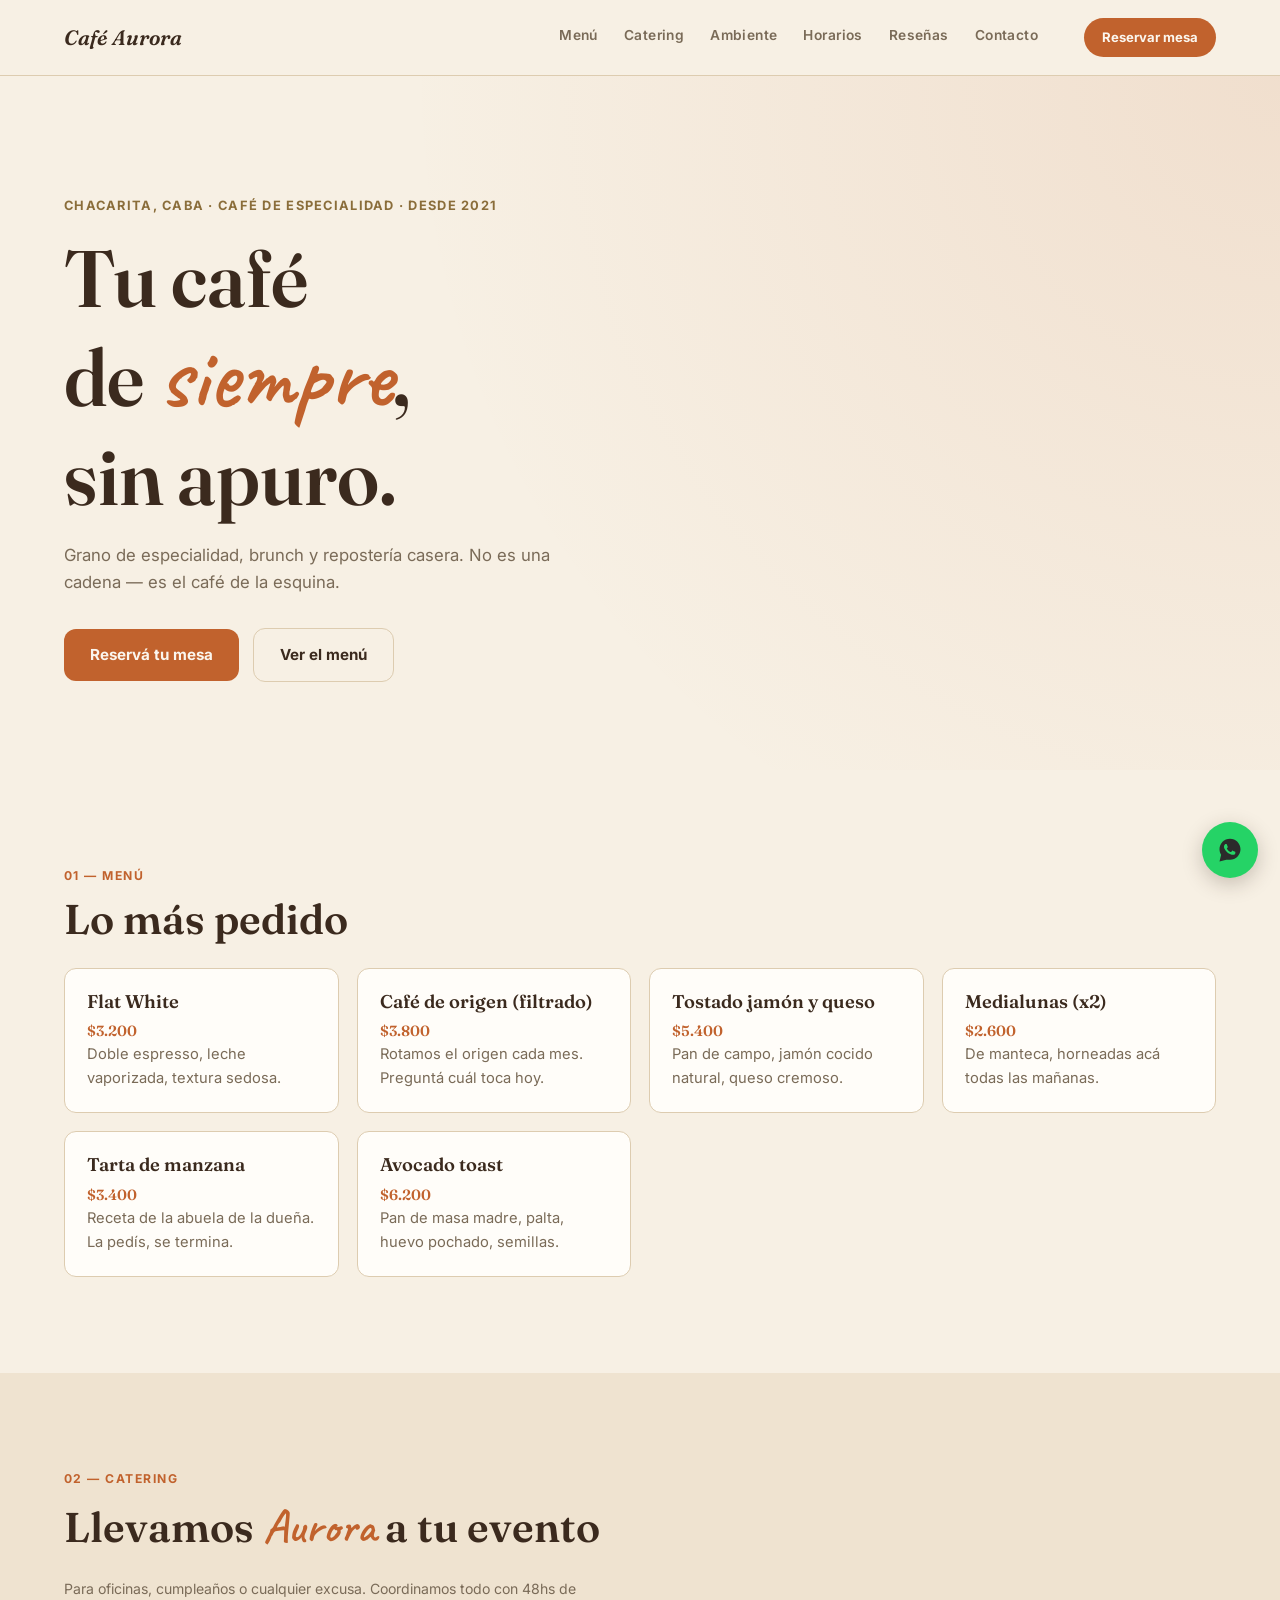
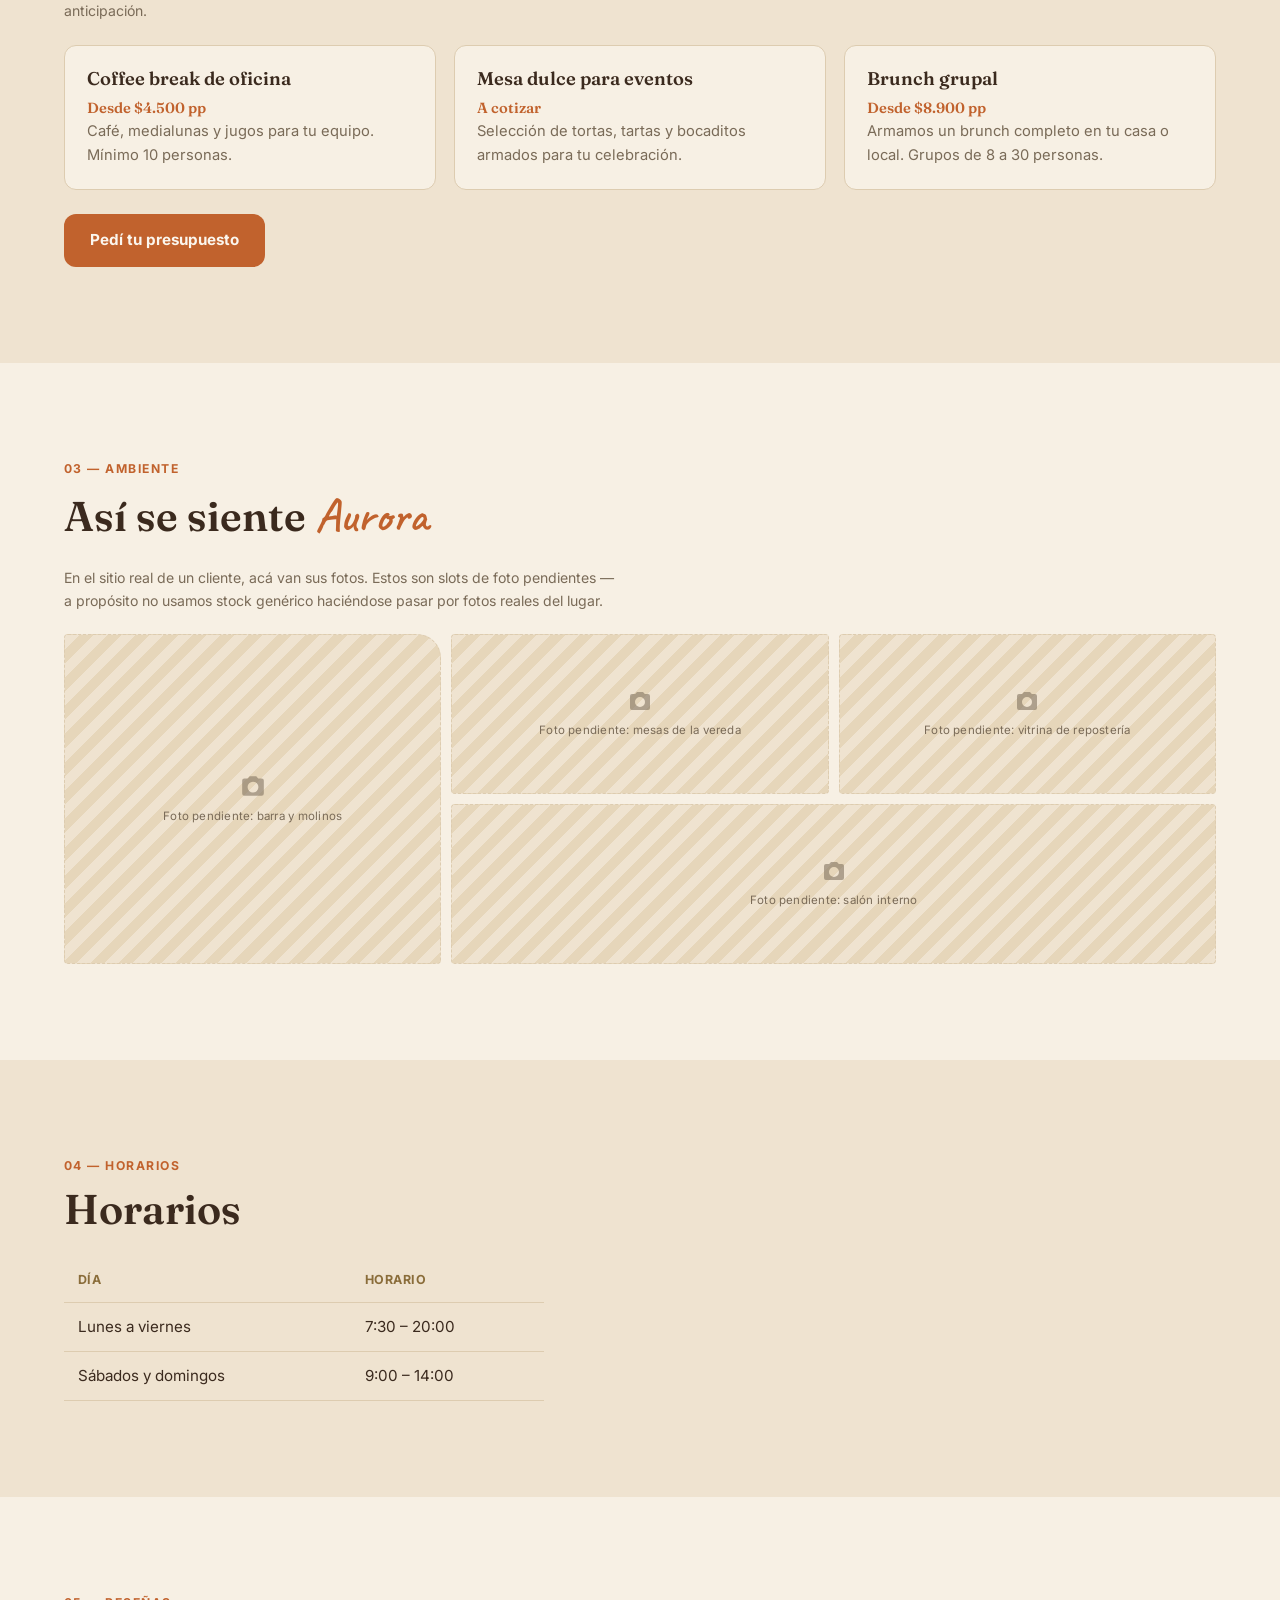
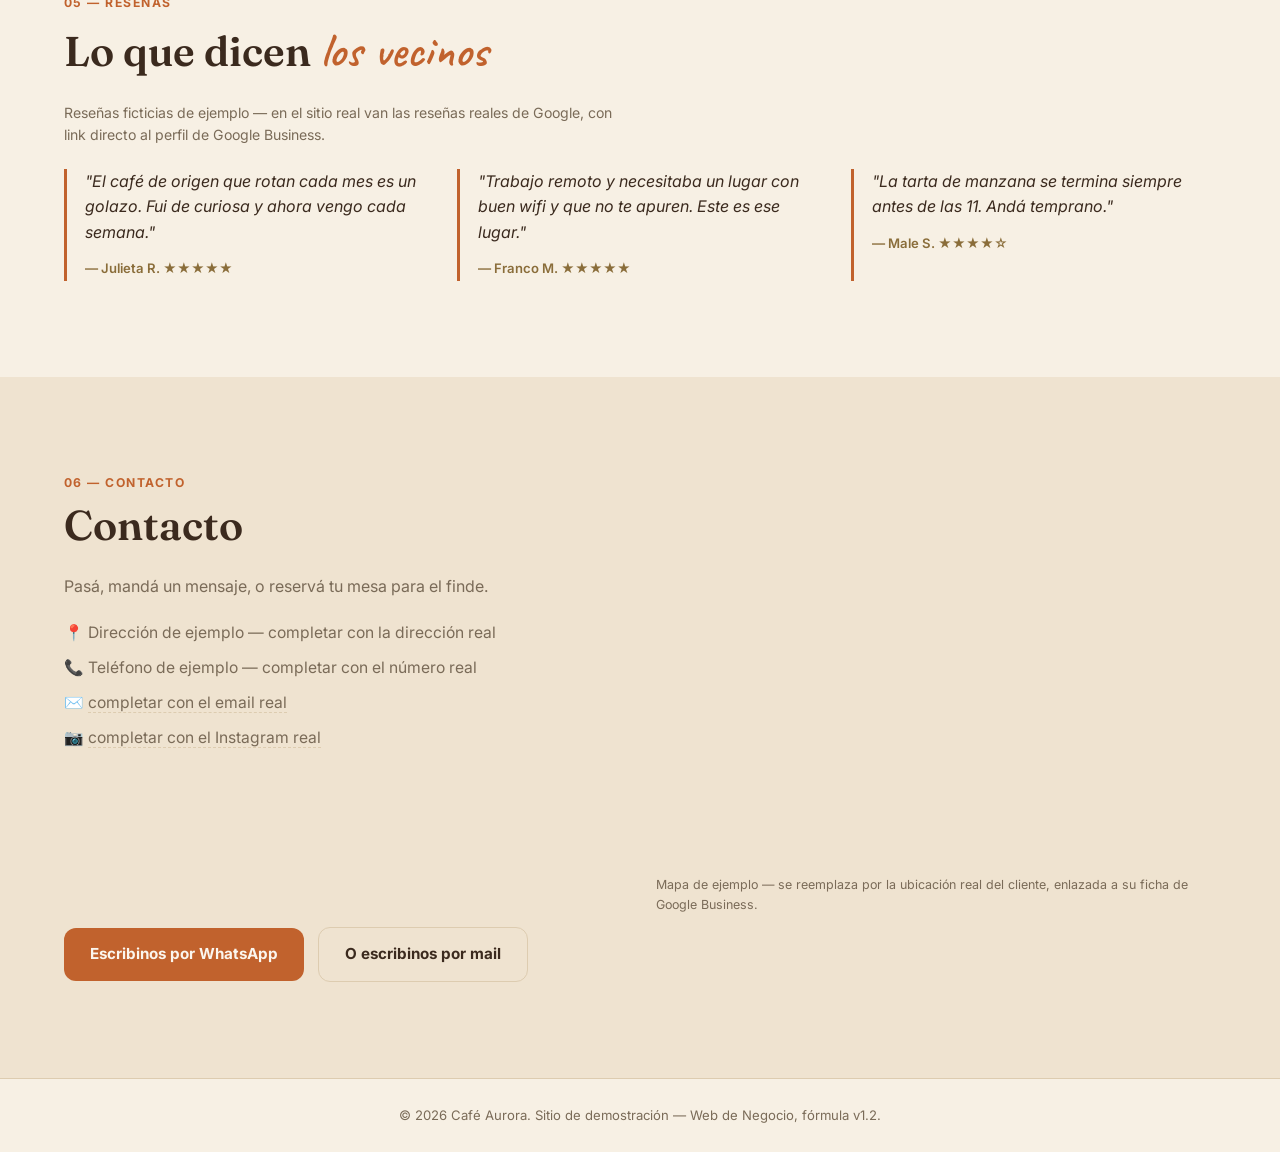
<file: demos/cafe/index.html>
<!DOCTYPE html>
<html lang="es">
<head>
  <meta charset="UTF-8">
  <meta name="viewport" content="width=device-width, initial-scale=1.0">
  <title>Café Aurora — Café de Especialidad, Chacarita</title>
  <meta name="description" content="Café Aurora — café de especialidad, brunch y repostería casera en Chacarita. Tu café de todos los días.">
  <link rel="preconnect" href="https://fonts.googleapis.com">
  <link rel="preconnect" href="https://fonts.gstatic.com" crossorigin>
  <link href="https://fonts.googleapis.com/css2?family=Fraunces:ital,opsz@0,9..144;1,9..144&family=Caveat:wght@600&family=Inter:wght@400;600&display=swap" rel="stylesheet">
  <link rel="stylesheet" href="css/style.css">
</head>
<body>

  <header class="site-header">
    <div class="wrap">
      <span class="logo">Café Aurora</span>
      <nav>
        <a href="#menu">Menú</a>
        <a href="#catering">Catering</a>
        <a href="#ambiente">Ambiente</a>
        <a href="#horarios">Horarios</a>
        <a href="#resenas">Reseñas</a>
        <a href="#contacto">Contacto</a>
      </nav>
      <a class="nav-cta" href="#contacto">Reservar mesa</a>
    </div>
  </header>

  <main>
    <section class="hero">
      <div class="wrap">
        <p class="eyebrow">Chacarita, CABA · Café de especialidad · Desde 2021</p>
        <h1>Tu café<br>de <span class="accent">siempre</span>,<br>sin apuro.</h1>
        <p class="lead">Grano de especialidad, brunch y repostería casera. No es una cadena — es el café de la esquina.</p>
        <div class="cta-row">
          <a class="cta" href="#contacto">Reservá tu mesa</a>
          <a class="cta cta-secondary" href="#menu">Ver el menú</a>
        </div>
      </div>
    </section>

    <section id="menu" class="section wrap">
      <p class="section-index">01 — Menú</p>
      <h2 class="reveal reveal-grow">Lo más pedido</h2>
      <div class="grid">
        <div class="card reveal" style="transition-delay: 0ms">
          <h3>Flat White</h3>
          <p class="price">$3.200</p>
          <p>Doble espresso, leche vaporizada, textura sedosa.</p>
        </div>
        <div class="card reveal" style="transition-delay: 80ms">
          <h3>Café de origen (filtrado)</h3>
          <p class="price">$3.800</p>
          <p>Rotamos el origen cada mes. Preguntá cuál toca hoy.</p>
        </div>
        <div class="card reveal" style="transition-delay: 160ms">
          <h3>Tostado jamón y queso</h3>
          <p class="price">$5.400</p>
          <p>Pan de campo, jamón cocido natural, queso cremoso.</p>
        </div>
        <div class="card reveal" style="transition-delay: 240ms">
          <h3>Medialunas (x2)</h3>
          <p class="price">$2.600</p>
          <p>De manteca, horneadas acá todas las mañanas.</p>
        </div>
        <div class="card reveal" style="transition-delay: 320ms">
          <h3>Tarta de manzana</h3>
          <p class="price">$3.400</p>
          <p>Receta de la abuela de la dueña. La pedís, se termina.</p>
        </div>
        <div class="card reveal" style="transition-delay: 400ms">
          <h3>Avocado toast</h3>
          <p class="price">$6.200</p>
          <p>Pan de masa madre, palta, huevo pochado, semillas.</p>
        </div>
      </div>
    </section>

    <section id="catering" class="section alt">
      <div class="wrap">
        <p class="section-index">02 — Catering</p>
        <h2 class="reveal reveal-grow">Llevamos <span class="accent">Aurora</span> a tu evento</h2>
        <p class="section-note">Para oficinas, cumpleaños o cualquier excusa. Coordinamos todo con 48hs de anticipación.</p>
        <div class="grid">
          <div class="card reveal" style="transition-delay: 0ms">
            <h3>Coffee break de oficina</h3>
            <p class="price">Desde $4.500 pp</p>
            <p>Café, medialunas y jugos para tu equipo. Mínimo 10 personas.</p>
          </div>
          <div class="card reveal" style="transition-delay: 90ms">
            <h3>Mesa dulce para eventos</h3>
            <p class="price">A cotizar</p>
            <p>Selección de tortas, tartas y bocaditos armados para tu celebración.</p>
          </div>
          <div class="card reveal" style="transition-delay: 180ms">
            <h3>Brunch grupal</h3>
            <p class="price">Desde $8.900 pp</p>
            <p>Armamos un brunch completo en tu casa o local. Grupos de 8 a 30 personas.</p>
          </div>
        </div>
        <div class="cta-row" style="margin-top: 24px;">
          <a class="cta" href="#" data-placeholder="whatsapp-catering">Pedí tu presupuesto</a>
        </div>
      </div>
    </section>

    <section id="ambiente" class="section wrap">
      <p class="section-index">03 — Ambiente</p>
      <h2 class="reveal reveal-grow">Así se siente <span class="accent">Aurora</span></h2>
      <p class="section-note">En el sitio real de un cliente, acá van sus fotos. Estos son slots de foto pendientes — a propósito no usamos stock genérico haciéndose pasar por fotos reales del lugar.</p>
      <div class="gallery">
        <div class="g-item g-tall g-slot reveal" style="transition-delay: 0ms">
          <svg viewBox="0 0 24 24" width="26" height="26" fill="currentColor"><path d="M9 3 7.17 5H4a2 2 0 0 0-2 2v12a2 2 0 0 0 2 2h16a2 2 0 0 0 2-2V7a2 2 0 0 0-2-2h-3.17L15 3H9Zm3 15a5 5 0 1 1 0-10 5 5 0 0 1 0 10Z"/></svg>
          <span>Foto pendiente: barra y molinos</span>
        </div>
        <div class="g-item g-slot reveal" style="transition-delay: 90ms">
          <svg viewBox="0 0 24 24" width="24" height="24" fill="currentColor"><path d="M9 3 7.17 5H4a2 2 0 0 0-2 2v12a2 2 0 0 0 2 2h16a2 2 0 0 0 2-2V7a2 2 0 0 0-2-2h-3.17L15 3H9Zm3 15a5 5 0 1 1 0-10 5 5 0 0 1 0 10Z"/></svg>
          <span>Foto pendiente: mesas de la vereda</span>
        </div>
        <div class="g-item g-slot reveal" style="transition-delay: 180ms">
          <svg viewBox="0 0 24 24" width="24" height="24" fill="currentColor"><path d="M9 3 7.17 5H4a2 2 0 0 0-2 2v12a2 2 0 0 0 2 2h16a2 2 0 0 0 2-2V7a2 2 0 0 0-2-2h-3.17L15 3H9Zm3 15a5 5 0 1 1 0-10 5 5 0 0 1 0 10Z"/></svg>
          <span>Foto pendiente: vitrina de repostería</span>
        </div>
        <div class="g-item g-wide g-slot reveal" style="transition-delay: 270ms">
          <svg viewBox="0 0 24 24" width="24" height="24" fill="currentColor"><path d="M9 3 7.17 5H4a2 2 0 0 0-2 2v12a2 2 0 0 0 2 2h16a2 2 0 0 0 2-2V7a2 2 0 0 0-2-2h-3.17L15 3H9Zm3 15a5 5 0 1 1 0-10 5 5 0 0 1 0 10Z"/></svg>
          <span>Foto pendiente: salón interno</span>
        </div>
      </div>
    </section>

    <section id="horarios" class="section alt">
      <div class="wrap">
        <p class="section-index">04 — Horarios</p>
        <h2 class="reveal reveal-grow">Horarios</h2>
        <table class="schedule">
          <thead>
            <tr><th>Día</th><th>Horario</th></tr>
          </thead>
          <tbody>
            <tr><td>Lunes a viernes</td><td>7:30 – 20:00</td></tr>
            <tr><td>Sábados y domingos</td><td>9:00 – 14:00</td></tr>
          </tbody>
        </table>
      </div>
    </section>

    <section id="resenas" class="section wrap">
      <p class="section-index">05 — Reseñas</p>
      <h2 class="reveal reveal-grow">Lo que dicen <span class="accent">los vecinos</span></h2>
      <p class="section-note">Reseñas ficticias de ejemplo — en el sitio real van las reseñas reales de Google, con link directo al perfil de Google Business.</p>
      <div class="reviews">
        <blockquote class="review reveal" style="transition-delay: 0ms">
          <p>"El café de origen que rotan cada mes es un golazo. Fui de curiosa y ahora vengo cada semana."</p>
          <cite>— Julieta R. ★★★★★</cite>
        </blockquote>
        <blockquote class="review reveal" style="transition-delay: 90ms">
          <p>"Trabajo remoto y necesitaba un lugar con buen wifi y que no te apuren. Este es ese lugar."</p>
          <cite>— Franco M. ★★★★★</cite>
        </blockquote>
        <blockquote class="review reveal" style="transition-delay: 180ms">
          <p>"La tarta de manzana se termina siempre antes de las 11. Andá temprano."</p>
          <cite>— Male S. ★★★★☆</cite>
        </blockquote>
      </div>
    </section>

    <section id="contacto" class="section alt">
      <div class="wrap">
        <p class="section-index">06 — Contacto</p>
        <h2 class="reveal reveal-grow">Contacto</h2>
        <p>Pasá, mandá un mensaje, o reservá tu mesa para el finde.</p>
        <div class="contact-layout">
          <ul class="contact-list">
            <li>📍 Dirección de ejemplo — completar con la dirección real</li>
            <li>📞 Teléfono de ejemplo — completar con el número real</li>
            <li>✉️ <a href="#" data-placeholder="email">completar con el email real</a></li>
            <li>📷 <a href="#" data-placeholder="instagram">completar con el Instagram real</a></li>
          </ul>
          <div class="map-embed">
            <iframe
              src="https://maps.google.com/maps?q=cafe&t=&z=14&ie=UTF8&iwloc=&output=embed"
              width="100%" height="260" style="border:0;" loading="lazy"
              referrerpolicy="no-referrer-when-downgrade"
              title="Ubicación de ejemplo — reemplazar por la dirección real del cliente">
            </iframe>
            <p class="map-caption">Mapa de ejemplo — se reemplaza por la ubicación real del cliente, enlazada a su ficha de Google Business.</p>
          </div>
        </div>
        <div class="cta-row">
          <a class="cta" href="#" data-placeholder="whatsapp">Escribinos por WhatsApp</a>
          <a class="cta cta-secondary" href="#" data-placeholder="email-cta">O escribinos por mail</a>
        </div>
      </div>
    </section>
  </main>

  <footer class="site-footer">
    <div class="wrap">
      <p>&copy; 2026 Café Aurora. Sitio de demostración — Web de Negocio, fórmula v1.2.</p>
    </div>
  </footer>

  <a class="whatsapp-float" href="#" data-placeholder="whatsapp-float" aria-label="Escribinos por WhatsApp" title="Escribinos por WhatsApp">
    <svg viewBox="0 0 32 32" width="28" height="28" fill="currentColor" aria-hidden="true">
      <path d="M16.001 3C9.373 3 4 8.373 4 15c0 2.362.687 4.564 1.872 6.417L4 29l7.771-1.83A11.94 11.94 0 0 0 16.001 27C22.628 27 28 21.627 28 15S22.628 3 16.001 3Zm6.115 16.9c-.271.76-1.343 1.4-2.199 1.58-.586.123-1.352.222-3.928-.844-3.297-1.366-5.417-4.716-5.581-4.935-.157-.219-1.32-1.756-1.32-3.35 0-1.593.822-2.373 1.113-2.696.29-.323.634-.404.845-.404.211 0 .423.002.608.011.196.01.457-.074.716.546.271.65.921 2.243.999 2.407.079.163.132.354.026.573-.105.219-.158.354-.316.545-.157.19-.331.425-.472.571-.157.163-.32.34-.138.667.184.327.816 1.348 1.752 2.183 1.203 1.072 2.217 1.404 2.543 1.562.327.157.518.132.71-.08.19-.211.816-.951 1.034-1.278.216-.327.435-.272.735-.163.3.109 1.904.899 2.231 1.061.327.163.545.245.626.38.08.135.08.782-.191 1.542Z"/>
    </svg>
  </a>

  <script src="js/main.js"></script>
</body>
</html>
</file>
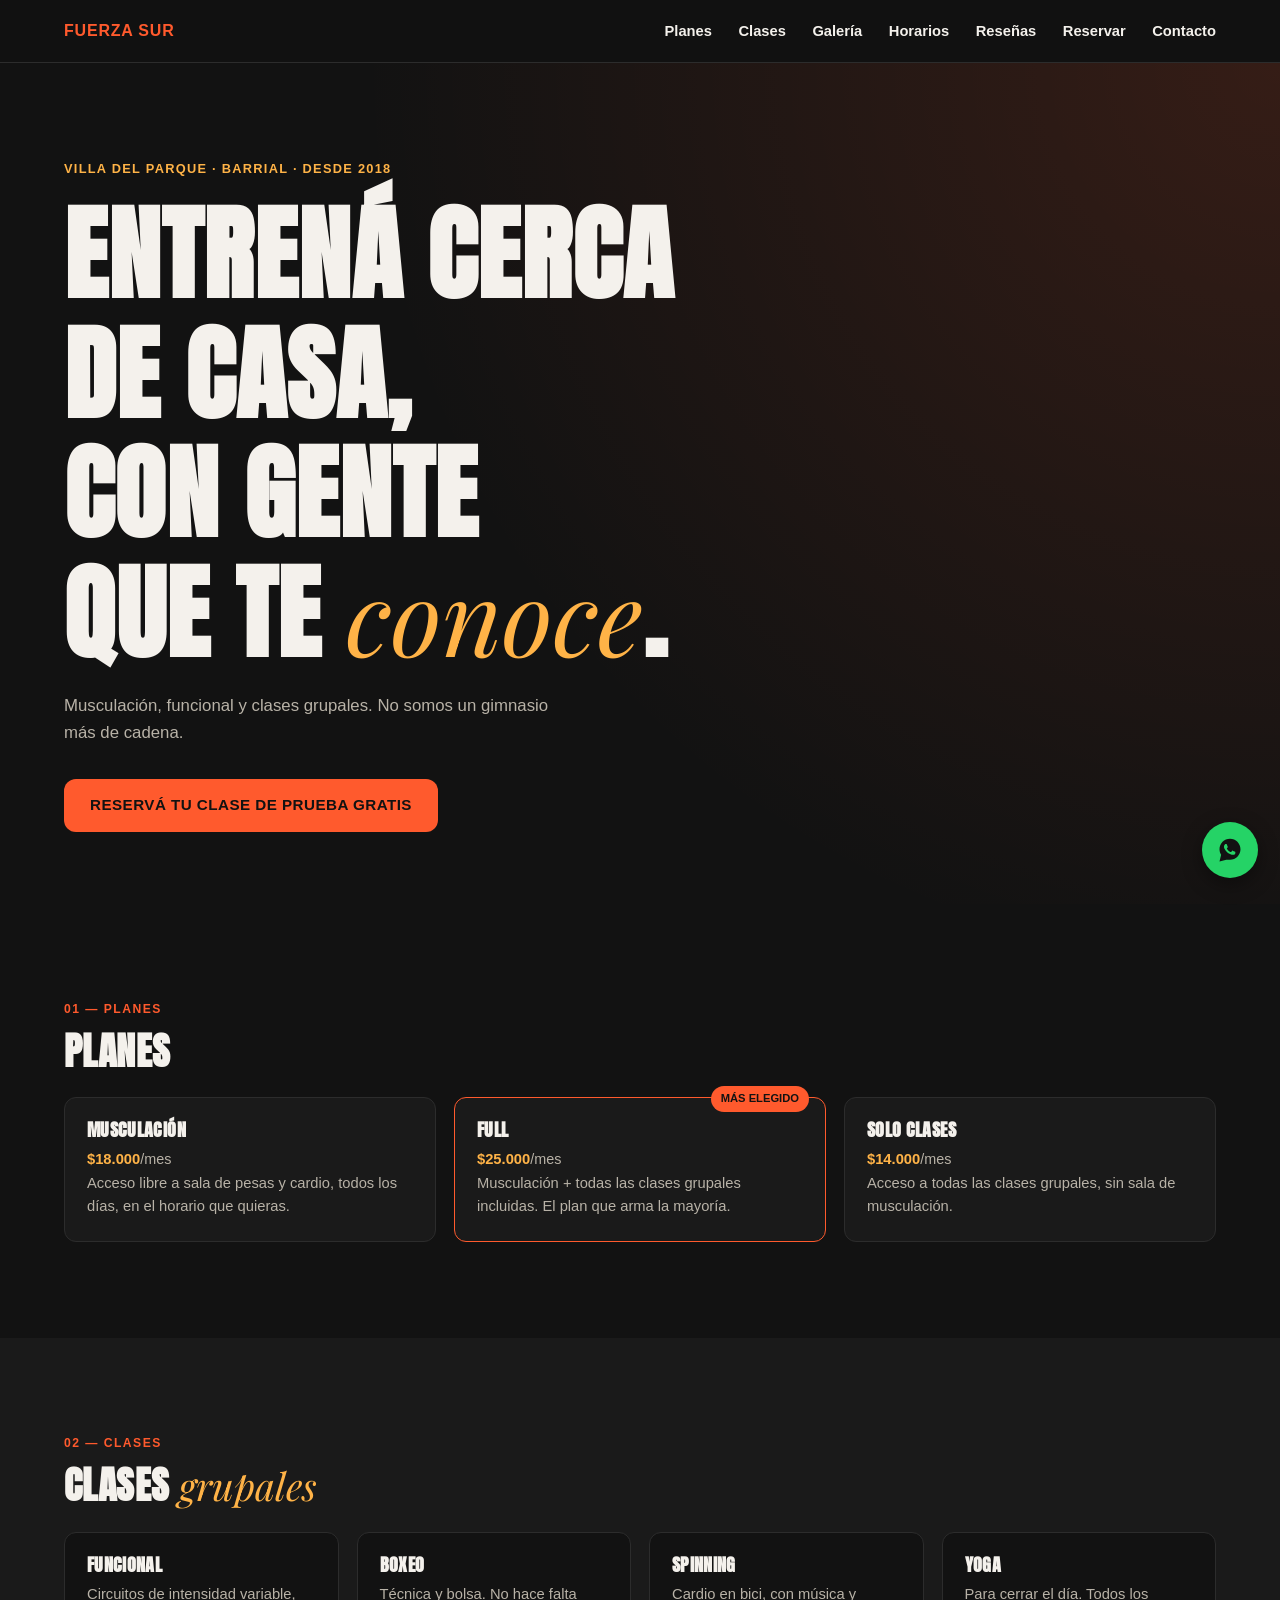
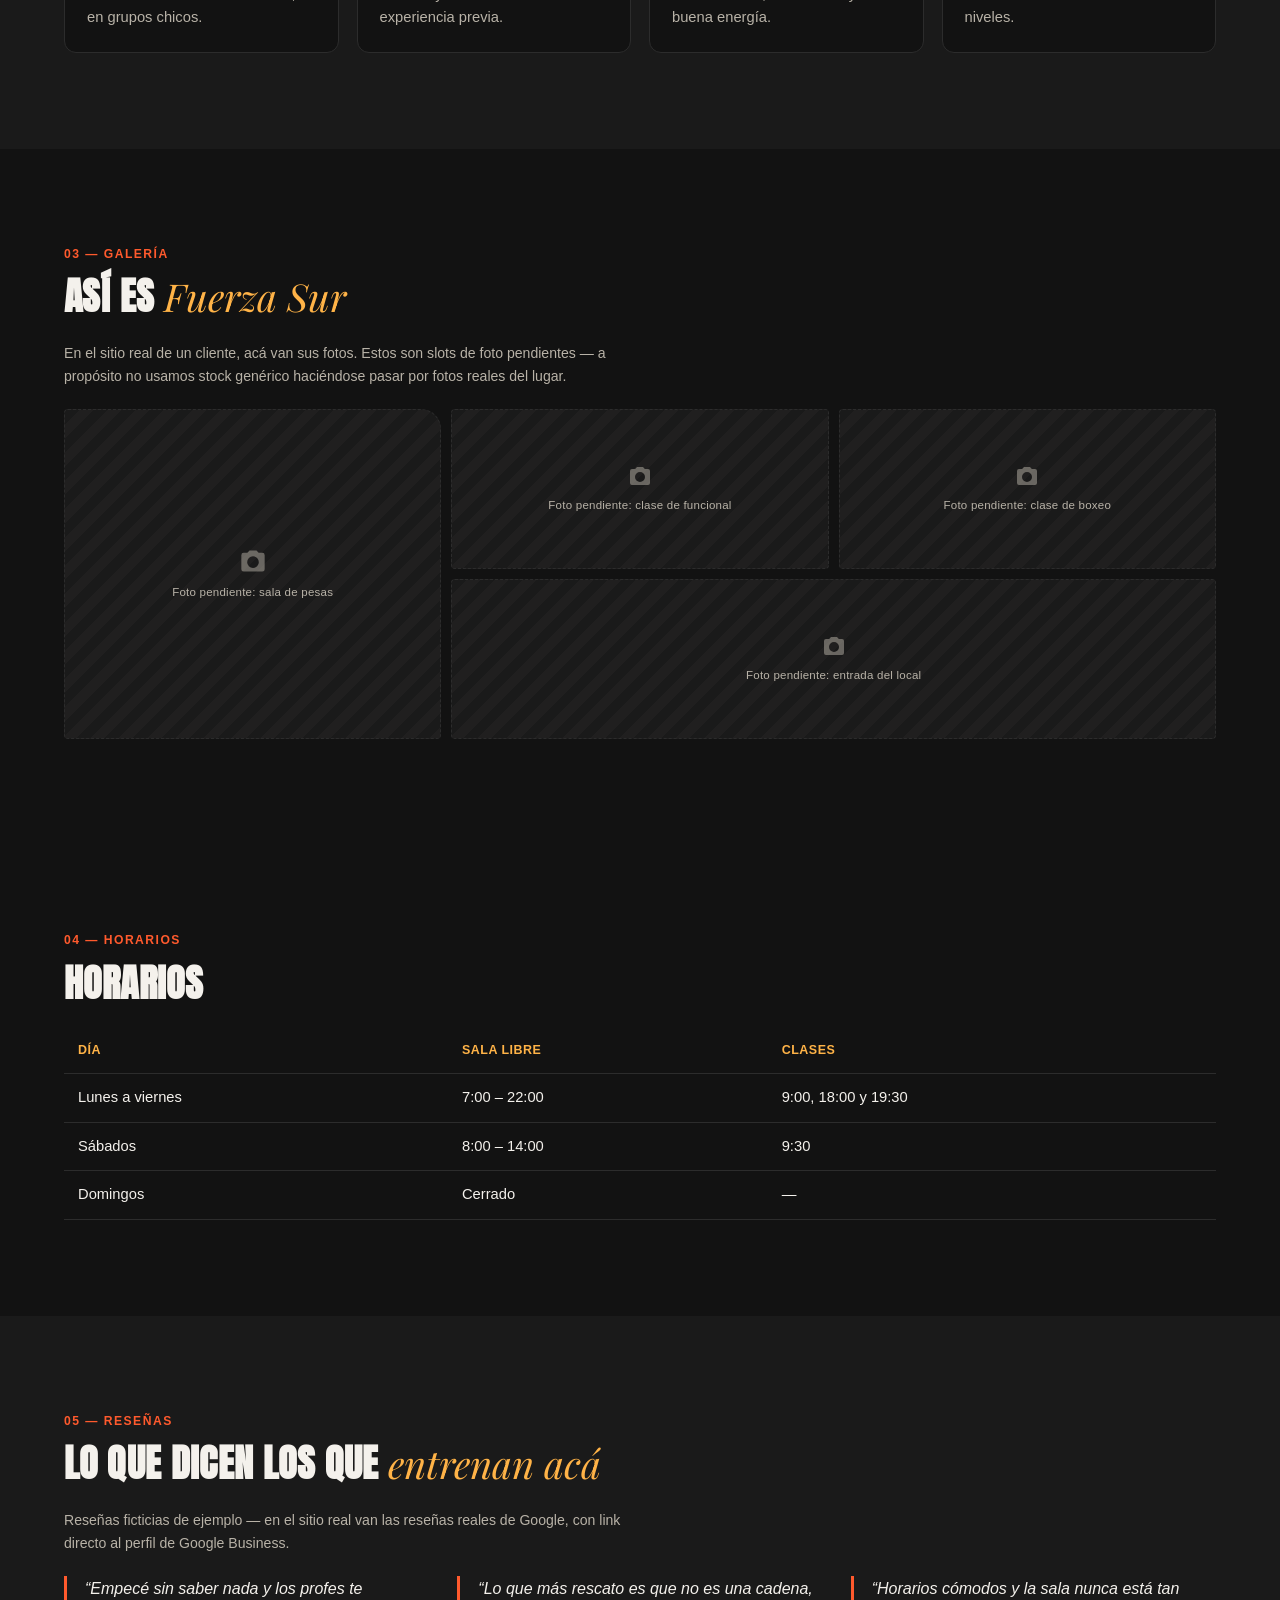
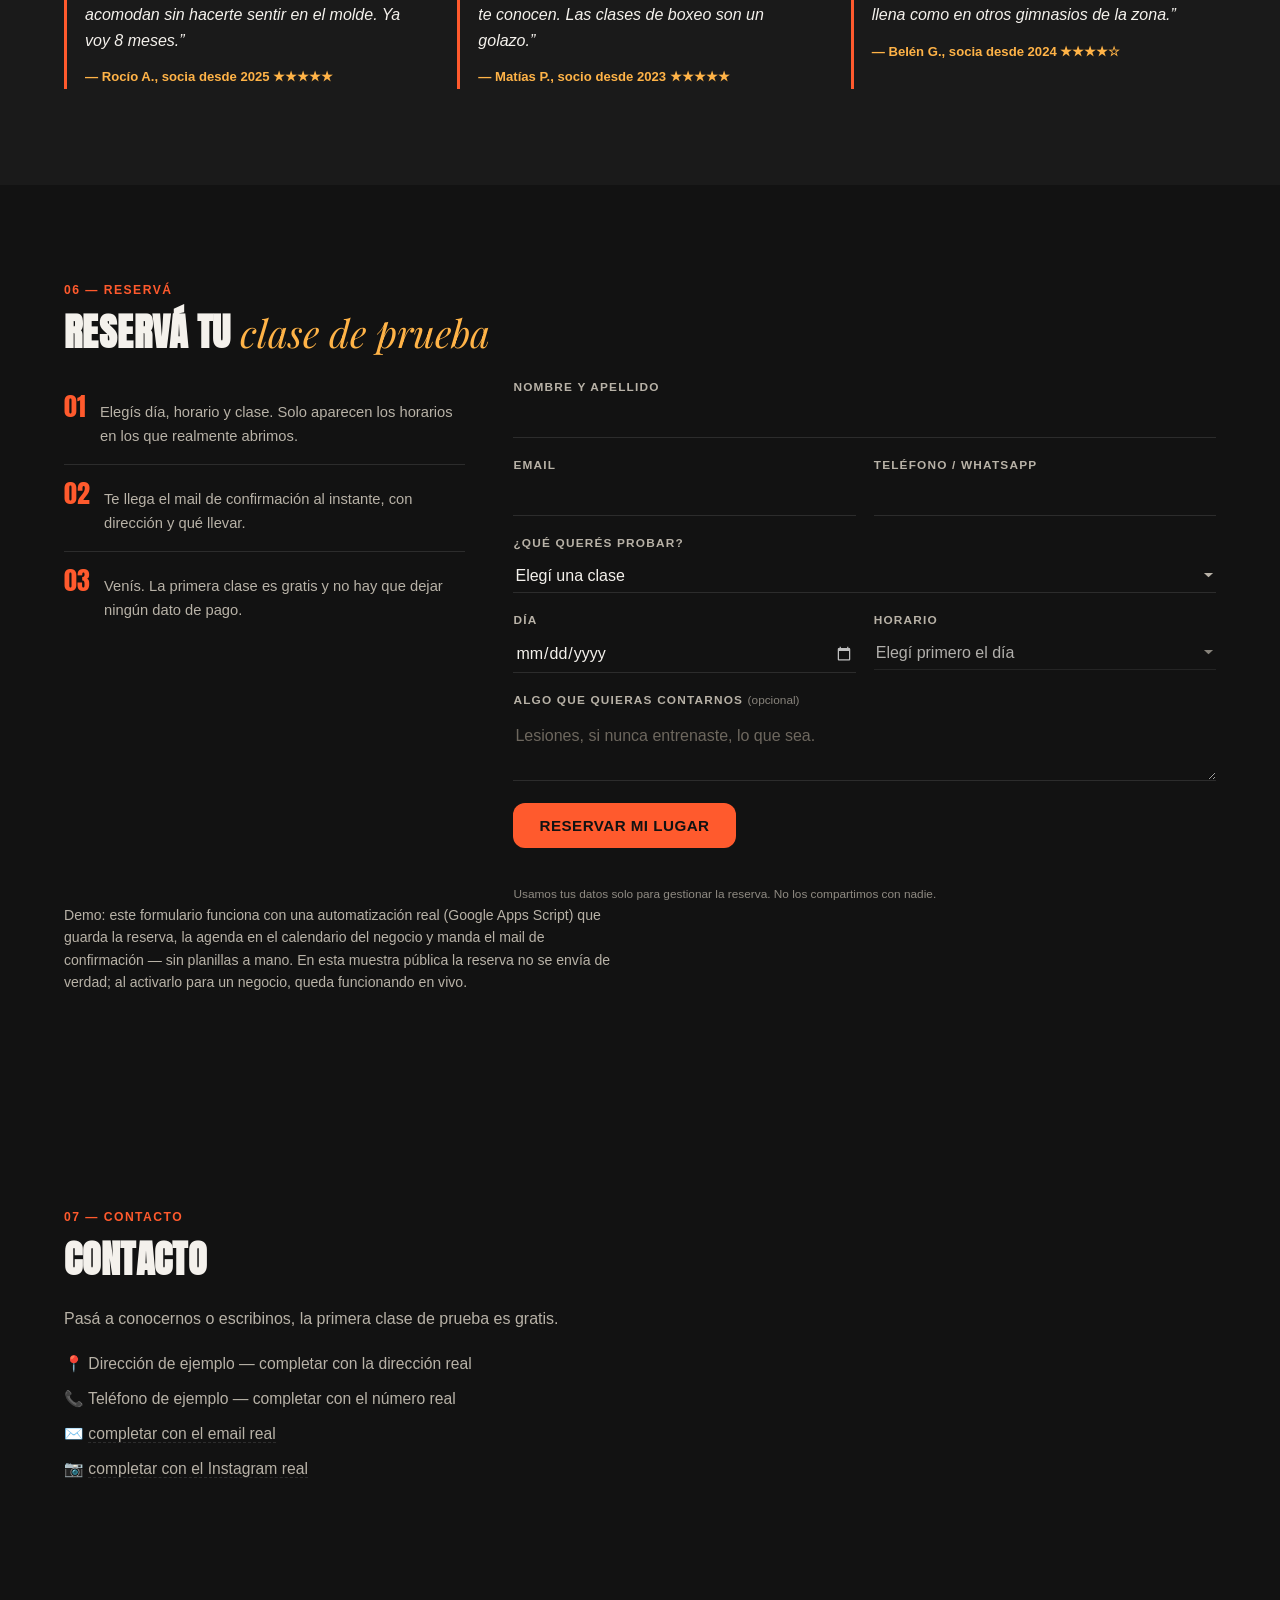
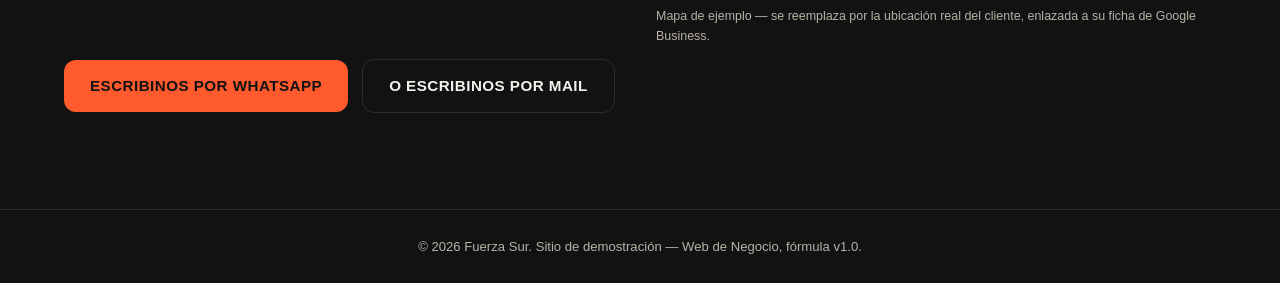
<file: demos/gimnasio/index.html>
<!DOCTYPE html>
<html lang="es">
<head>
  <meta charset="UTF-8">
  <meta name="viewport" content="width=device-width, initial-scale=1.0">
  <title>Fuerza Sur — Gimnasio de Barrio</title>
  <meta name="description" content="Fuerza Sur — gimnasio de barrio. Musculación, funcional y clases grupales. Primera clase gratis.">
  <link rel="preconnect" href="https://fonts.googleapis.com">
  <link rel="preconnect" href="https://fonts.gstatic.com" crossorigin>
  <link href="https://fonts.googleapis.com/css2?family=Anton&family=Playfair+Display:ital@1&display=swap" rel="stylesheet">
  <link rel="stylesheet" href="css/style.css">
</head>
<body>

  <header class="site-header">
    <div class="wrap">
      <span class="logo">FUERZA SUR</span>
      <nav>
        <a href="#planes">Planes</a>
        <a href="#clases">Clases</a>
        <a href="#galeria">Galería</a>
        <a href="#horarios">Horarios</a>
        <a href="#resenas">Reseñas</a>
        <a href="#reserva">Reservar</a>
        <a href="#contacto">Contacto</a>
      </nav>
    </div>
  </header>

  <main>
    <section class="hero">
      <div class="wrap">
        <p class="eyebrow">Villa del Parque · Barrial · Desde 2018</p>
        <h1>ENTRENÁ CERCA<br>DE CASA,<br>con gente<br>que te <span class="accent">conoce</span>.</h1>
        <p class="lead">Musculación, funcional y clases grupales. No somos un gimnasio más de cadena.</p>
        <a class="cta" href="#reserva">Reservá tu clase de prueba gratis</a>
      </div>
    </section>

    <section id="planes" class="section wrap">
      <p class="section-index">01 — Planes</p>
      <h2 class="reveal reveal-grow">Planes</h2>
      <div class="grid">
        <div class="card plan reveal" style="transition-delay: 0ms">
          <h3>Musculación</h3>
          <p class="price">$18.000<span>/mes</span></p>
          <p>Acceso libre a sala de pesas y cardio, todos los días, en el horario que quieras.</p>
        </div>
        <div class="card plan featured reveal" style="transition-delay: 90ms">
          <span class="tag">Más elegido</span>
          <h3>Full</h3>
          <p class="price">$25.000<span>/mes</span></p>
          <p>Musculación + todas las clases grupales incluidas. El plan que arma la mayoría.</p>
        </div>
        <div class="card plan reveal" style="transition-delay: 180ms">
          <h3>Solo clases</h3>
          <p class="price">$14.000<span>/mes</span></p>
          <p>Acceso a todas las clases grupales, sin sala de musculación.</p>
        </div>
      </div>
    </section>

    <section id="clases" class="section alt">
      <div class="wrap">
        <p class="section-index">02 — Clases</p>
        <h2 class="reveal reveal-grow">Clases <span class="accent">grupales</span></h2>
        <div class="grid">
          <div class="card reveal" style="transition-delay: 0ms"><h3>Funcional</h3><p>Circuitos de intensidad variable, en grupos chicos.</p></div>
          <div class="card reveal" style="transition-delay: 80ms"><h3>Boxeo</h3><p>Técnica y bolsa. No hace falta experiencia previa.</p></div>
          <div class="card reveal" style="transition-delay: 160ms"><h3>Spinning</h3><p>Cardio en bici, con música y buena energía.</p></div>
          <div class="card reveal" style="transition-delay: 240ms"><h3>Yoga</h3><p>Para cerrar el día. Todos los niveles.</p></div>
        </div>
      </div>
    </section>

    <section id="galeria" class="section wrap">
      <p class="section-index">03 — Galería</p>
      <h2 class="reveal reveal-grow">Así es <span class="accent">Fuerza Sur</span></h2>
      <p class="section-note">En el sitio real de un cliente, acá van sus fotos. Estos son slots de foto pendientes — a propósito no usamos stock genérico haciéndose pasar por fotos reales del lugar.</p>
      <div class="gallery">
        <div class="g-item g-tall g-slot reveal" style="transition-delay: 0ms">
          <svg viewBox="0 0 24 24" width="28" height="28" fill="currentColor"><path d="M9 3 7.17 5H4a2 2 0 0 0-2 2v12a2 2 0 0 0 2 2h16a2 2 0 0 0 2-2V7a2 2 0 0 0-2-2h-3.17L15 3H9Zm3 15a5 5 0 1 1 0-10 5 5 0 0 1 0 10Z"/></svg>
          <span>Foto pendiente: sala de pesas</span>
        </div>
        <div class="g-item g-slot reveal" style="transition-delay: 90ms">
          <svg viewBox="0 0 24 24" width="24" height="24" fill="currentColor"><path d="M9 3 7.17 5H4a2 2 0 0 0-2 2v12a2 2 0 0 0 2 2h16a2 2 0 0 0 2-2V7a2 2 0 0 0-2-2h-3.17L15 3H9Zm3 15a5 5 0 1 1 0-10 5 5 0 0 1 0 10Z"/></svg>
          <span>Foto pendiente: clase de funcional</span>
        </div>
        <div class="g-item g-slot reveal" style="transition-delay: 180ms">
          <svg viewBox="0 0 24 24" width="24" height="24" fill="currentColor"><path d="M9 3 7.17 5H4a2 2 0 0 0-2 2v12a2 2 0 0 0 2 2h16a2 2 0 0 0 2-2V7a2 2 0 0 0-2-2h-3.17L15 3H9Zm3 15a5 5 0 1 1 0-10 5 5 0 0 1 0 10Z"/></svg>
          <span>Foto pendiente: clase de boxeo</span>
        </div>
        <div class="g-item g-wide g-slot reveal" style="transition-delay: 270ms">
          <svg viewBox="0 0 24 24" width="24" height="24" fill="currentColor"><path d="M9 3 7.17 5H4a2 2 0 0 0-2 2v12a2 2 0 0 0 2 2h16a2 2 0 0 0 2-2V7a2 2 0 0 0-2-2h-3.17L15 3H9Zm3 15a5 5 0 1 1 0-10 5 5 0 0 1 0 10Z"/></svg>
          <span>Foto pendiente: entrada del local</span>
        </div>
      </div>
    </section>

    <section id="horarios" class="section wrap">
      <p class="section-index">04 — Horarios</p>
      <h2 class="reveal reveal-grow">Horarios</h2>
      <table class="schedule">
        <thead>
          <tr><th>Día</th><th>Sala libre</th><th>Clases</th></tr>
        </thead>
        <tbody>
          <tr><td>Lunes a viernes</td><td>7:00 – 22:00</td><td>9:00, 18:00 y 19:30</td></tr>
          <tr><td>Sábados</td><td>8:00 – 14:00</td><td>9:30</td></tr>
          <tr><td>Domingos</td><td>Cerrado</td><td>—</td></tr>
        </tbody>
      </table>
    </section>

    <section id="resenas" class="section alt">
      <div class="wrap">
        <p class="section-index">05 — Reseñas</p>
        <h2 class="reveal reveal-grow">Lo que dicen los que <span class="accent">entrenan acá</span></h2>
        <p class="section-note">Reseñas ficticias de ejemplo — en el sitio real van las reseñas reales de Google, con link directo al perfil de Google Business.</p>
        <div class="reviews">
          <blockquote class="review reveal" style="transition-delay: 0ms">
            <p>“Empecé sin saber nada y los profes te acomodan sin hacerte sentir en el molde. Ya voy 8 meses.”</p>
            <cite>— Rocío A., socia desde 2025 ★★★★★</cite>
          </blockquote>
          <blockquote class="review reveal" style="transition-delay: 90ms">
            <p>“Lo que más rescato es que no es una cadena, te conocen. Las clases de boxeo son un golazo.”</p>
            <cite>— Matías P., socio desde 2023 ★★★★★</cite>
          </blockquote>
          <blockquote class="review reveal" style="transition-delay: 180ms">
            <p>“Horarios cómodos y la sala nunca está tan llena como en otros gimnasios de la zona.”</p>
            <cite>— Belén G., socia desde 2024 ★★★★☆</cite>
          </blockquote>
        </div>
      </div>
    </section>

    <section id="reserva" class="section wrap">
      <p class="section-index">06 — Reservá</p>
      <h2 class="reveal reveal-grow">Reservá tu <span class="accent">clase de prueba</span></h2>

      <div class="booking">
        <!-- Columna izquierda: cómo funciona. Deliberadamente sin .card,
             para no repetir el mismo patrón visual de Planes y Clases. -->
        <ol class="booking-steps">
          <li>
            <span class="step-num">01</span>
            <p>Elegís día, horario y clase. Solo aparecen los horarios en los que realmente abrimos.</p>
          </li>
          <li>
            <span class="step-num">02</span>
            <p>Te llega el mail de confirmación al instante, con dirección y qué llevar.</p>
          </li>
          <li>
            <span class="step-num">03</span>
            <p>Venís. La primera clase es gratis y no hay que dejar ningún dato de pago.</p>
          </li>
        </ol>

        <!-- Columna derecha: el formulario. novalidate para manejar los
             mensajes de error nosotros y no mezclar dos estilos distintos. -->
        <form id="form-reserva" class="booking-form" novalidate>
          <div class="field">
            <label for="r-nombre">Nombre y apellido</label>
            <input type="text" id="r-nombre" name="nombre" required maxlength="80" autocomplete="name">
          </div>

          <div class="field-row">
            <div class="field">
              <label for="r-email">Email</label>
              <input type="email" id="r-email" name="email" required maxlength="254" autocomplete="email" inputmode="email">
            </div>
            <div class="field">
              <label for="r-telefono">Teléfono / WhatsApp</label>
              <input type="tel" id="r-telefono" name="telefono" required maxlength="30" autocomplete="tel" inputmode="tel">
            </div>
          </div>

          <div class="field">
            <label for="r-clase">¿Qué querés probar?</label>
            <select id="r-clase" name="clase" required>
              <option value="" disabled selected>Elegí una clase</option>
              <option>Funcional</option>
              <option>Boxeo</option>
              <option>Spinning</option>
              <option>Yoga</option>
              <option>Musculación (sala libre)</option>
            </select>
          </div>

          <div class="field-row">
            <div class="field">
              <label for="r-fecha">Día</label>
              <input type="date" id="r-fecha" name="fecha" required>
            </div>
            <div class="field">
              <label for="r-hora">Horario</label>
              <!-- Se completa solo con los horarios de ese día (js/main.js) -->
              <select id="r-hora" name="hora" required disabled>
                <option value="" selected>Elegí primero el día</option>
              </select>
            </div>
          </div>

          <div class="field">
            <label for="r-comentario">Algo que quieras contarnos <span class="opt">(opcional)</span></label>
            <textarea id="r-comentario" name="comentario" rows="2" maxlength="500"
              placeholder="Lesiones, si nunca entrenaste, lo que sea."></textarea>
          </div>

          <!-- Honeypot anti-spam: invisible para una persona, tentador para un
               bot. Si viene completo, el servidor descarta el envío. -->
          <div class="hp" aria-hidden="true">
            <label for="r-website">No completar este campo</label>
            <input type="text" id="r-website" name="website" tabindex="-1" autocomplete="off">
          </div>

          <button type="submit" class="cta" id="r-enviar">Reservar mi lugar</button>

          <!-- role="status" hace que un lector de pantalla anuncie el resultado
               sin que el usuario tenga que ir a buscarlo. -->
          <p class="form-msg" id="r-mensaje" role="status" aria-live="polite"></p>

          <p class="form-legal">
            Usamos tus datos solo para gestionar la reserva. No los compartimos con nadie.
          </p>
        </form>
      </div>

      <p class="section-note">
        Demo: este formulario funciona con una automatización real (Google Apps Script) que guarda la
        reserva, la agenda en el calendario del negocio y manda el mail de confirmación — sin planillas
        a mano. En esta muestra pública la reserva no se envía de verdad; al activarlo para un negocio,
        queda funcionando en vivo.
      </p>
    </section>

    <section id="contacto" class="section wrap">
      <p class="section-index">07 — Contacto</p>
      <h2 class="reveal reveal-grow">Contacto</h2>
      <p>Pasá a conocernos o escribinos, la primera clase de prueba es gratis.</p>
      <div class="contact-layout">
        <ul class="contact-list">
          <li>📍 Dirección de ejemplo — completar con la dirección real</li>
          <li>📞 Teléfono de ejemplo — completar con el número real</li>
          <li>✉️ <a href="#" data-placeholder="email">completar con el email real</a></li>
          <li>📷 <a href="#" data-placeholder="instagram">completar con el Instagram real</a></li>
        </ul>
        <div class="map-embed">
          <iframe
            src="https://maps.google.com/maps?q=gimnasio&t=&z=14&ie=UTF8&iwloc=&output=embed"
            width="100%" height="260" style="border:0;" loading="lazy"
            referrerpolicy="no-referrer-when-downgrade"
            title="Ubicación de ejemplo — reemplazar por la dirección real del cliente">
          </iframe>
          <p class="map-caption">Mapa de ejemplo — se reemplaza por la ubicación real del cliente, enlazada a su ficha de Google Business.</p>
        </div>
      </div>
      <div class="cta-row">
        <a class="cta" href="#" data-placeholder="whatsapp">Escribinos por WhatsApp</a>
        <a class="cta cta-secondary" href="#" data-placeholder="email-cta">O escribinos por mail</a>
      </div>
    </section>
  </main>

  <footer class="site-footer">
    <div class="wrap">
      <p>&copy; 2026 Fuerza Sur. Sitio de demostración — Web de Negocio, fórmula v1.0.</p>
    </div>
  </footer>

  <a class="whatsapp-float" href="#" data-placeholder="whatsapp-float" aria-label="Escribinos por WhatsApp" title="Escribinos por WhatsApp">
    <svg viewBox="0 0 32 32" width="28" height="28" fill="currentColor" aria-hidden="true">
      <path d="M16.001 3C9.373 3 4 8.373 4 15c0 2.362.687 4.564 1.872 6.417L4 29l7.771-1.83A11.94 11.94 0 0 0 16.001 27C22.628 27 28 21.627 28 15S22.628 3 16.001 3Zm6.115 16.9c-.271.76-1.343 1.4-2.199 1.58-.586.123-1.352.222-3.928-.844-3.297-1.366-5.417-4.716-5.581-4.935-.157-.219-1.32-1.756-1.32-3.35 0-1.593.822-2.373 1.113-2.696.29-.323.634-.404.845-.404.211 0 .423.002.608.011.196.01.457-.074.716.546.271.65.921 2.243.999 2.407.079.163.132.354.026.573-.105.219-.158.354-.316.545-.157.19-.331.425-.472.571-.157.163-.32.34-.138.667.184.327.816 1.348 1.752 2.183 1.203 1.072 2.217 1.404 2.543 1.562.327.157.518.132.71-.08.19-.211.816-.951 1.034-1.278.216-.327.435-.272.735-.163.3.109 1.904.899 2.231 1.061.327.163.545.245.626.38.08.135.08.782-.191 1.542Z"/>
    </svg>
  </a>

  <script src="js/main.js"></script>
</body>
</html>
</file>
<file: css/style.css>
/* ============================================================================
   AURA DIGITAL STUDIO — sitio propio

   Identidad: violeta profundo / índigo + acento dorado-coral (00_MARCA.md §5).
   Deliberadamente lejos de los tres demos de clientes: aquellos son negocios
   de barrio, este es un estudio de tecnología.

   RECURSOS QUE NO SE REPITEN ACÁ (ver 01_WEB_DE_NEGOCIO.md, errores 4, 6 y 7):
   - Nada de secciones numeradas "01 — X"  ......... eso es de Fuerza Sur y Café Aurora
   - Nada de segunda tipografía para la palabra de acento .... Fuerza Sur y Café Aurora
   - Nada de fade-in escalonado card por card ............... los tres demos
   - Nada de rótulo con borde superior + versalitas ......... Barbería Ramírez
   - Nada de bandas alternadas oscuro/claro parejas ......... Barbería Ramírez

   LO PROPIO DE AURA:
   - El halo como figura estructural: se dibuja una sola vez al cargar y vuelve
     como arco chico en cada rótulo de sección.
   - Layout editorial de dos columnas con el título fijo (sticky) mientras el
     contenido pasa al lado.
   - UNA sola animación en todo el sitio, con motivo. Cero fade-ins repartidos.
   - Radios deliberadamente inconsistentes: 0 en botones, pastilla en las
     pruebas, 0 en los planes. No hay una variable --radius aplicada a todo.
   ========================================================================== */

* { margin: 0; padding: 0; box-sizing: border-box; }

:root {
  --violeta:       #2E1A47;
  --violeta-2:     #3B2359;
  --violeta-hondo: #1F1132;
  --claro:         #F4F1F7;   /* crema violáceo: frío a propósito, nada que ver
                                 con el crema cálido del Café ni el gris de la Barbería */
  --claro-2:       #E9E3F0;
  --tinta:         #241634;
  --tinta-suave:   #6B5C7D;
  --papel:         #EFEAF5;
  --papel-suave:   #A79BB8;
  --oro:           #F2A65A;
  --oro-hondo:     #D98A3C;
  --linea-clara:   #DCD4E6;
  --linea-honda:   #43305C;
  --ancho:         1180px;
}

html { scroll-behavior: smooth; }

body {
  background: var(--violeta);
  color: var(--papel);
  font-family: 'Inter', -apple-system, BlinkMacSystemFont, 'Segoe UI', Roboto, Helvetica, Arial, sans-serif;
  font-size: 16px;
  line-height: 1.65;
  -webkit-font-smoothing: antialiased;
}

.ancho { max-width: var(--ancho); margin: 0 auto; padding: 0 22px; }

a { color: inherit; text-decoration: none; }

h1, h2, h3 {
  font-family: 'Space Grotesk', 'Inter', sans-serif;
  font-weight: 700;
  line-height: 1.06;
  letter-spacing: -0.025em;
}
h1 { font-size: clamp(2.4rem, 6.4vw, 4.4rem); }
h2 { font-size: clamp(1.8rem, 4vw, 2.9rem); }
h3 { font-size: 1.22rem; letter-spacing: -0.01em; }

/* El acento es color, no una segunda tipografía. */
.oro { color: var(--oro); }

.saltar {
  position: absolute; left: -9999px;
  background: var(--oro); color: var(--violeta-hondo);
  padding: 12px 20px; font-weight: 600; z-index: 100;
}
.saltar:focus { left: 12px; top: 12px; }

/* ═══════════ Halo ═══════════ */
.halo-anillo {
  fill: none;
  stroke: var(--oro);
  stroke-width: 3;
  stroke-linecap: round;
  /* Anillo incompleto: el corte es la marca. Circunferencia ≈ 94,2 */
  stroke-dasharray: 74 94.2;
  transform: rotate(-96deg);
  transform-origin: center;
}
.halo-chico { width: 26px; height: 26px; flex: 0 0 auto; }

/* ═══════════ Cabecera ═══════════ */
.cabecera {
  position: sticky; top: 0; z-index: 40;
  background: rgba(46, 26, 71, 0.88);
  backdrop-filter: blur(10px);
  border-bottom: 1px solid var(--linea-honda);
}
.cabecera-fila { display: flex; align-items: center; gap: 20px; min-height: 68px; }
.marca { display: flex; align-items: center; gap: 10px; }
.marca-nombre {
  font-family: 'Space Grotesk', sans-serif;
  font-weight: 700; font-size: 1.08rem; letter-spacing: -0.01em;
}
.marca-cola { font-weight: 500; color: var(--papel-suave); }

.menu { margin-left: auto; display: flex; gap: 26px; }
.menu a {
  font-size: 0.88rem; font-weight: 500; color: var(--papel-suave);
  padding-bottom: 3px; border-bottom: 1px solid transparent;
  transition: color .18s ease, border-color .18s ease;
}
.menu a:hover, .menu a:focus-visible { color: var(--papel); border-bottom-color: var(--oro); }

@media (max-width: 880px) {
  .menu { display: none; }
  .marca-cola { display: none; }
  .cabecera-fila > .boton { margin-left: auto; }
}

/* ═══════════ Botones ═══════════ */
.boton {
  display: inline-flex; align-items: center; justify-content: center;
  font-weight: 600; font-size: 0.96rem;
  padding: 15px 30px; min-height: 50px;
  border: 1px solid transparent;
  transition: background .18s ease, color .18s ease, border-color .18s ease;
  cursor: pointer;
}
.boton-oro { background: var(--oro); color: var(--violeta-hondo); }
.boton-oro:hover { background: #FFBC78; }
.boton-linea { border-color: var(--linea-honda); color: var(--papel); }
.boton-linea:hover { border-color: var(--oro); color: var(--oro); }
.boton-chico { padding: 10px 18px; min-height: 42px; font-size: 0.86rem; }
.boton-grande { padding: 17px 36px; min-height: 56px; font-size: 1rem; }

.tramo-claro .boton-linea { border-color: var(--linea-clara); color: var(--tinta); }
.tramo-claro .boton-linea:hover { border-color: var(--oro-hondo); color: var(--oro-hondo); }

.botonera { display: flex; flex-wrap: wrap; gap: 12px; }

/* ═══════════ Hero ═══════════ */
.hero { padding: clamp(56px, 10vw, 120px) 0 clamp(60px, 10vw, 128px); overflow: hidden; }
.hero-grilla {
  display: grid;
  grid-template-columns: minmax(0, 1.35fr) minmax(0, 0.65fr);
  gap: clamp(24px, 5vw, 60px);
  align-items: center;
}
.hero h1 { margin-bottom: 26px; }
.entrada {
  font-size: clamp(1rem, 1.9vw, 1.15rem);
  color: var(--papel-suave);
  max-width: 48ch;
  margin-bottom: 34px;
}
.hero-halo svg { width: 100%; height: auto; max-width: 320px; margin-left: auto; display: block; }
.hero-halo .anillo-externo,
.hero-halo .anillo-interno {
  fill: none; stroke-linecap: round; transform-origin: center;
}
.hero-halo .anillo-externo {
  stroke: var(--oro); stroke-width: 2.5;
  stroke-dasharray: 590 754;         /* circunferencia ≈ 754 */
  transform: rotate(-100deg);
}
.hero-halo .anillo-interno {
  stroke: var(--linea-honda); stroke-width: 14;
  stroke-dasharray: 300 540;         /* circunferencia ≈ 540 */
  transform: rotate(28deg);
}
.hero-halo .anillo-punto { fill: var(--oro); }

/* LA ÚNICA animación del sitio: el halo se dibuja una vez, al cargar.
   Una animación con motivo en vez de fade-ins repartidos por todas las
   secciones — que es el tell más visible de una plantilla generada. */
.hero-halo .anillo-externo { animation: trazar 1.5s cubic-bezier(.2,.7,.3,1) both; }
.hero-halo .anillo-punto   { animation: aparecer .5s ease 1.25s both; }
@keyframes trazar { from { stroke-dashoffset: 590; } to { stroke-dashoffset: 0; } }
@keyframes aparecer { from { opacity: 0; transform: scale(.4); } to { opacity: 1; transform: scale(1); } }

@media (max-width: 820px) {
  .hero-grilla { grid-template-columns: 1fr; }
  .hero-halo { order: -1; }
  .hero-halo svg { max-width: 168px; margin: 0 0 8px; }
}
@media (prefers-reduced-motion: reduce) {
  html { scroll-behavior: auto; }
  .hero-halo .anillo-externo, .hero-halo .anillo-punto { animation: none; }
}

/* ═══════════ Tramos ═══════════ */
.tramo { padding: clamp(60px, 9vw, 112px) 0; }
.tramo-claro { background: var(--claro); color: var(--tinta); }
.tramo-claro p { color: var(--tinta-suave); }
.tramo-claro h2, .tramo-claro h3 { color: var(--tinta); }
.tramo-hondo { background: var(--violeta-hondo); }

/* Rótulo: arco de halo + texto. Reemplaza al "01 — SECCIÓN" de los demos. */
.rotulo {
  display: flex; align-items: center; gap: 10px;
  font-size: 0.74rem; font-weight: 600;
  letter-spacing: 0.16em; text-transform: uppercase;
  color: var(--oro) !important;
  margin-bottom: 20px;
}
.rotulo-arco {
  width: 22px; height: 11px; flex: 0 0 auto;
  border: 2px solid var(--oro);
  border-bottom: 0;
  border-radius: 22px 22px 0 0;
  border-right-color: transparent;
}

/* ═══════════ 2 · Preguntas ═══════════ */
.preguntas { list-style: none; }
.preguntas li {
  font-family: 'Space Grotesk', sans-serif;
  font-weight: 500;
  font-size: clamp(1.15rem, 2.7vw, 1.75rem);
  line-height: 1.28;
  letter-spacing: -0.015em;
  color: var(--tinta);
  padding: 22px 0 22px 0;
  border-bottom: 1px solid var(--linea-clara);
  max-width: 26ch;
  position: relative;
  transition: padding-left .22s ease;
}
.preguntas li:first-child { border-top: 1px solid var(--linea-clara); }
.preguntas li::before {
  content: '';
  position: absolute; left: 0; top: 50%;
  width: 0; height: 2px; background: var(--oro);
  transform: translateY(-50%);
  transition: width .22s ease;
}
.preguntas li:hover { padding-left: 34px; }
.preguntas li:hover::before { width: 22px; }
@media (max-width: 700px) { .preguntas li { max-width: none; } }

.remate {
  margin-top: 30px;
  font-size: 1.02rem;
  max-width: 52ch;
  border-left: 2px solid var(--oro);
  padding-left: 18px;
}

/* ═══════════ Layout editorial de dos columnas con título fijo ═══════════ */
.columnas-fijas {
  display: grid;
  grid-template-columns: minmax(0, 0.82fr) minmax(0, 1.18fr);
  gap: clamp(30px, 6vw, 84px);
  align-items: start;
}
.columna-titulo { position: sticky; top: 108px; }
.columna-nota {
  margin-top: 20px; font-size: 0.94rem;
  color: var(--papel-suave); max-width: 34ch;
}
@media (max-width: 900px) {
  .columnas-fijas { grid-template-columns: 1fr; }
  .columna-titulo { position: static; }
}

/* ═══════════ 3 · Planes ═══════════ */
.plan {
  border-top: 1px solid var(--linea-honda);
  padding: 26px 0 30px;
}
.plan:last-child { border-bottom: 1px solid var(--linea-honda); }
.plan-encabezado { display: flex; align-items: baseline; gap: 14px; margin-bottom: 14px; }
.plan-orden {
  font-family: 'Space Grotesk', sans-serif;
  font-size: 0.74rem; font-weight: 700;
  letter-spacing: 0.18em; text-transform: uppercase;
  color: var(--oro);
  white-space: nowrap;
}

/* La promesa: qué se lleva el cliente, antes de la lista de qué incluye.
   Un cliente no compra una lista de features, compra un resultado. */
.plan-promesa {
  font-family: 'Space Grotesk', sans-serif;
  font-size: 1.02rem;
  font-weight: 500;
  line-height: 1.35;
  color: var(--papel) !important;
  max-width: 44ch;
  margin-bottom: 18px;
}
.plan-rotulo {
  font-size: 0.68rem; font-weight: 700;
  letter-spacing: 0.16em; text-transform: uppercase;
  color: var(--papel-suave) !important;
  margin-bottom: 10px;
}
.plan-puntos { list-style: none; margin-bottom: 20px; }
.plan-puntos li {
  position: relative;
  padding-left: 20px;
  margin-bottom: 8px;
  font-size: 0.97rem;
  color: var(--papel-suave);
}
.plan-puntos li::before {
  content: '';
  position: absolute; left: 0; top: 11px;
  width: 8px; height: 4px;
  border: 1.5px solid var(--oro); border-bottom: 0; border-right-color: transparent;
  border-radius: 8px 8px 0 0;
}
/* Botón con borde, no un link de texto: en una página de servicios el
   llamado a la acción tiene que verse como un botón, no como una nota al pie.
   Es la corrección de "esto lo ve un cliente, tiene que verse profesional". */
.plan-cta {
  display: inline-flex; align-items: center; justify-content: center;
  font-weight: 600; font-size: 0.9rem;
  color: var(--oro);
  border: 1px solid var(--linea-honda);
  padding: 12px 26px; min-height: 44px;
  transition: border-color .18s ease, background .18s ease, color .18s ease;
}
.plan-cta:hover { border-color: var(--oro); background: var(--oro); color: var(--violeta-hondo); }
.plan-destacado .plan-cta { border-color: var(--oro); }

/* El servicio completo se marca con un fondo, no con una card igual a la
   otra "pero con un badge". Desde el 07/08 el destacado es el Servicio dos:
   es el que tiene el turnero, que es el diferencial real de Aura. */
.plan-destacado {
  background: var(--violeta-2);
  margin: 0 -24px;
  padding: 26px 24px 30px;
  border-top-color: var(--oro);
}
.plan-destacado .plan-puntos li { color: var(--papel); }

/* Los add-ons no son un tercer servicio: son una línea al pie de la sección.
   Ponerlos como card los pone al mismo nivel que lo que sí vendemos. */
.plan-extra {
  margin-top: 26px;
  font-size: 0.92rem;
  line-height: 1.6;
  border-left: 2px solid var(--oro);
  padding-left: 18px;
  max-width: 58ch;
}
.plan-extra strong { color: var(--papel); font-weight: 600; }

/* ═══════════ 4 · Casos ═══════════ */
.titulo-ancho { max-width: 20ch; margin-bottom: 16px; }
.bajo-titulo { font-size: 0.98rem; max-width: 56ch; margin-bottom: 44px; }

.casos { list-style: none; counter-reset: none; }
.caso {
  display: grid;
  grid-template-columns: 68px minmax(0, 1fr) auto;
  gap: 12px 26px;
  align-items: start;
  padding: 30px 0;
  border-top: 1px solid var(--linea-clara);
}
.caso:last-of-type { border-bottom: 1px solid var(--linea-clara); }
.caso-num {
  font-family: 'Space Grotesk', sans-serif;
  font-size: 2.4rem; font-weight: 700; line-height: 0.9;
  color: transparent;
  -webkit-text-stroke: 1.5px var(--linea-clara);
  letter-spacing: -0.04em;
}
.caso-ancla .caso-num { -webkit-text-stroke-color: var(--oro-hondo); }
.caso-cuerpo h3 { margin-bottom: 10px; }
.caso-rubro {
  display: inline-block;
  font-family: 'Inter', sans-serif;
  font-size: 0.76rem; font-weight: 500;
  letter-spacing: 0.06em; text-transform: uppercase;
  color: var(--tinta-suave);
  margin-left: 4px;
}
.caso-cuerpo p { font-size: 0.97rem; margin-bottom: 10px; max-width: 62ch; }
/* Las etiquetas de "36 pruebas automáticas" se sacaron el 07/08/2026 por
   decisión de Nacho: la cantidad de tests es información nuestra, no del
   cliente. Un dueño de negocio no compra pruebas, compra que funcione — y
   aclarar que "está verificado" siembra la duda de que podría no estarlo.
   Las clases quedan por si algún día vuelve una etiqueta de este tipo. */
.caso-prueba {
  display: inline-block;
  font-size: 0.8rem !important;
  font-weight: 600;
  color: var(--tinta) !important;
  background: var(--claro-2);
  border-radius: 100px;          /* pastilla: el único radio grande del sitio */
  padding: 6px 15px;
  margin: 4px 0 0 !important;
}
.caso-prueba-fuerte {
  background: var(--oro);
  color: var(--violeta-hondo) !important;
}
.caso-link {
  font-weight: 600; font-size: 0.9rem; color: var(--oro-hondo);
  white-space: nowrap;
  border-bottom: 1px solid transparent; padding-bottom: 2px;
  transition: border-color .18s ease;
}
.caso-link:hover { border-bottom-color: var(--oro-hondo); }

@media (max-width: 760px) {
  .caso { grid-template-columns: 46px minmax(0, 1fr); }
  .caso-num { font-size: 1.7rem; }
  .caso-link { grid-column: 2; justify-self: start; }
}

.nota-honesta {
  margin-top: 34px;
  font-size: 0.92rem;
  max-width: 60ch;
  border-left: 2px solid var(--oro-hondo);
  padding-left: 18px;
}

/* ═══════════ 5 · Por qué nosotros ═══════════
   Ocupa el ancho completo: la declaración a la izquierda y tres puntos
   concretos a la derecha. Antes era una sola columna angosta que dejaba
   medio monitor vacío. */
.criterio-grilla {
  display: grid;
  grid-template-columns: minmax(0, 1.25fr) minmax(0, 1fr);
  gap: clamp(32px, 6vw, 80px);
  align-items: start;
}
@media (max-width: 900px) { .criterio-grilla { grid-template-columns: 1fr; } }

.declaracion p {
  font-family: 'Space Grotesk', sans-serif;
  font-weight: 500;
  font-size: clamp(1.35rem, 2.9vw, 2.1rem);
  line-height: 1.24;
  letter-spacing: -0.02em;
  color: var(--papel);
  margin-bottom: 22px;
}
.declaracion strong { font-weight: 700; }
.declaracion-remate { color: var(--papel-suave) !important; }

.criterio-puntos { list-style: none; padding-top: 6px; }
.criterio-puntos li {
  border-top: 1px solid var(--linea-honda);
  padding: 18px 0;
}
.criterio-puntos li:last-child { border-bottom: 1px solid var(--linea-honda); }
.criterio-puntos h3 {
  font-size: 1rem;
  margin-bottom: 6px;
  display: flex; align-items: center; gap: 9px;
}
.criterio-puntos h3::before {
  content: '';
  width: 16px; height: 8px; flex: 0 0 auto;
  border: 2px solid var(--oro);
  border-bottom: 0; border-right-color: transparent;
  border-radius: 16px 16px 0 0;
}
.criterio-puntos p { font-size: 0.92rem; line-height: 1.55; }

/* ═══════════ 6 · Quiénes ═══════════ */
.parrafo-grande {
  font-size: clamp(1rem, 1.7vw, 1.1rem);
  color: var(--papel-suave);
  max-width: 58ch;
  margin-bottom: 22px;
}
.parrafo-grande.destacado {
  color: var(--papel);
  border-left: 2px solid var(--oro);
  padding-left: 20px;
  margin-bottom: 0;
}

/* ═══════════ 7 · Cierre ═══════════ */
.tramo-cierre { background: var(--claro); color: var(--tinta); }
.cierre-caja { text-align: center; }
.tramo-cierre h2 { color: var(--tinta); margin-bottom: 18px; }
.cierre-bajada {
  font-size: 1.02rem; color: var(--tinta-suave);
  max-width: 50ch; margin: 0 auto 32px;
}
.botonera-cierre { justify-content: center; }
.cierre-nota { font-size: 0.85rem; color: var(--tinta-suave); margin-top: 22px; }

/* ═══════════ Pie ═══════════ */
.pie { background: var(--violeta-hondo); padding: clamp(40px, 6vw, 64px) 0 26px; border-top: 1px solid var(--linea-honda); }

.pie-grilla {
  display: grid;
  grid-template-columns: minmax(0, 1.6fr) minmax(0, 0.8fr) minmax(0, 1fr);
  gap: clamp(28px, 5vw, 64px);
  align-items: start;
  padding-bottom: 32px;
}
@media (max-width: 820px) {
  .pie-grilla { grid-template-columns: 1fr 1fr; gap: 30px; }
  .pie-col-marca { grid-column: 1 / -1; }
}
@media (max-width: 520px) { .pie-grilla { grid-template-columns: 1fr; } }

.pie-col { min-width: 0; }
.pie-marca {
  display: inline-flex; align-items: center; gap: 10px;
  font-family: 'Space Grotesk', sans-serif; font-weight: 700; font-size: 1.02rem;
  margin-bottom: 14px;
}
.pie-claim { font-size: 0.9rem; line-height: 1.6; max-width: 44ch; }

.pie-titulo {
  font-size: 0.68rem; font-weight: 700;
  letter-spacing: 0.16em; text-transform: uppercase;
  color: var(--oro) !important;
  margin-bottom: 14px;
}
.pie-lista { list-style: none; margin-bottom: 16px; }
.pie-lista li { margin-bottom: 9px; }
.pie-lista a {
  font-size: 0.92rem; color: var(--papel-suave);
  border-bottom: 1px solid transparent; padding-bottom: 2px;
  transition: color .18s ease, border-color .18s ease;
}
.pie-lista a:hover { color: var(--papel); border-bottom-color: var(--oro); }
.pie-dato { font-size: 0.84rem; line-height: 1.5; margin-bottom: 5px; }

.pie-base {
  display: flex; flex-wrap: wrap; gap: 10px 24px;
  justify-content: space-between; align-items: center;
  border-top: 1px solid var(--linea-honda);
  padding-top: 20px;
  font-size: 0.8rem; color: var(--papel-suave);
}
.pie-arriba { color: var(--papel-suave); transition: color .18s ease; }
.pie-arriba:hover { color: var(--oro); }

/* ═══════════ Datos todavía sin completar ═══════════
   Mismo criterio honesto que en los tres demos: un dato pendiente se ve
   pendiente. Un placeholder disfrazado de dato real se olvida y se publica. */
[data-pendiente] { position: relative; }
.tramo-claro [data-pendiente] { border-style: dashed; }

/* ═══════════ Foco visible ═══════════ */
a:focus-visible, button:focus-visible {
  outline: 2px solid var(--oro);
  outline-offset: 3px;
}
.tramo-claro a:focus-visible { outline-color: var(--oro-hondo); }
</file>
<file: demos/barberia/css/style.css>
/* ============================================================
   BARBERÍA RAMÍREZ — demo de negocio local (fórmula 01_WEB_DE_NEGOCIO v1.2)

   Identidad: verde inglés profundo + crema fría + latón.
   A propósito NO es "oscuro" como Fuerza Sur ni "claro" como Café Aurora:
   es de bandas alternadas, que es el recurso visual de una barbería
   tradicional (el damero, el toldo a rayas) llevado a la página.
   ============================================================ */

* { margin: 0; padding: 0; box-sizing: border-box; }

:root {
  --verde: #14261f;          /* banda oscura */
  --verde-2: #1b3129;        /* superficie sobre banda oscura */
  --crema: #ece7df;          /* banda clara, gris-cálido (NO el crema del café) */
  --crema-2: #e2dbd0;
  --tinta: #1c2622;          /* texto sobre claro */
  --tinta-suave: #5d6b64;
  --papel: #e8e3d8;          /* texto sobre oscuro */
  --papel-suave: #a4b0a8;
  --laton: #b08d3f;
  --laton-claro: #d4b169;
  --linea-clara: #cfc7b9;
  --linea-oscura: #2c4438;
  --max-width: 1200px;       /* mismo criterio que los otros dos demos, ver 01_DECISIONES.md */
}

html { scroll-behavior: smooth; }

body {
  background: var(--crema);
  color: var(--tinta);
  font-family: 'Karla', -apple-system, BlinkMacSystemFont, "Segoe UI", Roboto, Helvetica, Arial, sans-serif;
  font-size: 16px;
  line-height: 1.65;
  -webkit-font-smoothing: antialiased;
}

.wrap { max-width: var(--max-width); margin: 0 auto; padding: 0 22px; }

a { color: inherit; text-decoration: none; }

h1, h2, h3 { font-family: 'Zilla Slab', Georgia, serif; line-height: 1.08; font-weight: 700; }
h1 { font-size: clamp(2.6rem, 9vw, 5.2rem); letter-spacing: -0.02em; }
h2 { font-size: clamp(1.75rem, 4.4vw, 2.8rem); margin-bottom: 14px; letter-spacing: -0.01em; }
h3 { font-size: 1.1rem; font-weight: 700; }

/* Acento sin segunda fuente: versalita espaciada + subrayado de latón.
   Fuerza Sur usó serif itálica y Café Aurora manuscrita — repetir el truco
   una tercera vez sería la misma receta con otro ingrediente. */
.mark {
  position: relative;
  white-space: nowrap;
  background-image: linear-gradient(var(--laton), var(--laton));
  background-repeat: no-repeat;
  background-position: 0 92%;
  background-size: 100% 6px;
  padding-bottom: 2px;
}

/* Etiqueta de sección: regla de latón corta arriba, versalitas.
   Reemplaza el "01 — SECCIÓN" que ya se usó en los dos demos anteriores. */
.label {
  font-size: 0.72rem;
  font-weight: 700;
  letter-spacing: 0.18em;
  text-transform: uppercase;
  margin-bottom: 14px;
  padding-top: 14px;
  border-top: 2px solid var(--laton);
  display: inline-block;
}

/* ===== Bandas ===== */
.band-dark { background: var(--verde); color: var(--papel); }
.band-dark .label { color: var(--laton-claro); }
.band-dark p { color: var(--papel-suave); }
.band-dark h1, .band-dark h2, .band-dark h3 { color: var(--papel); }

.band-light { background: var(--crema); color: var(--tinta); }
.band-light .label { color: var(--tinta); }
.band-light p { color: var(--tinta-suave); }

/* ===== Header ===== */
.site-header {
  position: sticky;
  top: 0;
  z-index: 30;
  background: var(--verde);
  border-bottom: 1px solid var(--linea-oscura);
}
.site-header .wrap {
  display: flex;
  align-items: center;
  gap: 18px;
  min-height: 64px;
}
.logo { display: flex; align-items: center; gap: 10px; color: var(--papel); }
.logo-mark {
  font-family: 'Zilla Slab', Georgia, serif;
  font-weight: 700;
  font-size: 1.1rem;
  width: 32px; height: 32px;
  display: grid; place-items: center;
  border: 1.5px solid var(--laton);
  color: var(--laton-claro);
  flex: 0 0 auto;
}
.logo-text {
  font-family: 'Zilla Slab', Georgia, serif;
  font-weight: 500;
  font-size: 1.02rem;
  letter-spacing: 0.02em;
  white-space: nowrap;
}
.site-header nav {
  margin-left: auto;
  display: flex;
  gap: 22px;
  overflow-x: auto;
  scrollbar-width: none;
}
.site-header nav::-webkit-scrollbar { display: none; }
.site-header nav a {
  color: var(--papel-suave);
  font-size: 0.85rem;
  font-weight: 600;
  white-space: nowrap;
  padding: 4px 0;
  border-bottom: 2px solid transparent;
  transition: color .18s ease, border-color .18s ease;
}
.site-header nav a:hover,
.site-header nav a:focus-visible { color: var(--papel); border-bottom-color: var(--laton); }

.nav-cta {
  background: var(--laton);
  color: var(--verde);
  font-weight: 700;
  font-size: 0.83rem;
  letter-spacing: 0.03em;
  padding: 10px 18px;
  white-space: nowrap;
  flex: 0 0 auto;
  transition: background .18s ease;
}
.nav-cta:hover { background: var(--laton-claro); }

@media (max-width: 860px) {
  .site-header nav { display: none; }
  .site-header .wrap { min-height: 58px; }
  .logo-text { font-size: 0.95rem; }
  .nav-cta { margin-left: auto; }
}

/* ===== Hero ===== */
.hero { padding: clamp(52px, 10vw, 104px) 0 clamp(48px, 9vw, 96px); }
.hero-inner {
  display: grid;
  grid-template-columns: minmax(0, 1.55fr) minmax(0, 1fr);
  gap: clamp(28px, 5vw, 64px);
  align-items: end;
}
.eyebrow {
  font-size: 0.75rem;
  font-weight: 700;
  letter-spacing: 0.2em;
  text-transform: uppercase;
  color: var(--laton-claro) !important;
  margin-bottom: 22px;
}
.hero h1 { margin-bottom: 24px; }
.hero .lead {
  font-size: clamp(1rem, 1.9vw, 1.12rem);
  max-width: 46ch;
  margin-bottom: 30px;
}

/* Ficha lateral del hero: bloque de datos duros, no una card.
   Sin fondo ni radio — solo una regla de latón a la izquierda. */
.hero-aside {
  border-left: 2px solid var(--laton);
  padding-left: 20px;
  padding-bottom: 6px;
}
.aside-line { font-size: 0.95rem; margin-bottom: 6px; }
.aside-line strong { color: var(--papel); font-weight: 700; }
.aside-line.muted { font-size: 0.88rem; opacity: 0.75; margin-top: 12px; }
.aside-foot {
  margin-top: 18px;
  font-size: 0.82rem;
  line-height: 1.5;
  border-top: 1px solid var(--linea-oscura);
  padding-top: 14px;
}

@media (max-width: 820px) {
  .hero-inner { grid-template-columns: 1fr; align-items: start; }
  .hero-aside { margin-top: 8px; }
}

/* ===== Botones ===== */
.cta {
  display: inline-block;
  background: var(--laton);
  color: var(--verde);
  font-weight: 700;
  font-size: 0.95rem;
  letter-spacing: 0.02em;
  padding: 15px 30px;
  min-height: 48px;             /* dedo, no mouse */
  transition: background .18s ease, transform .18s ease;
}
.cta:hover { background: var(--laton-claro); }
.cta:active { transform: translateY(1px); }
.band-light .cta { color: #fff; background: var(--verde); }
.band-light .cta:hover { background: #21402f; }

.cta-ghost {
  background: transparent;
  color: var(--papel);
  border: 1px solid var(--linea-oscura);
}
.cta-ghost:hover { background: transparent; border-color: var(--laton); color: var(--laton-claro); }

.cta-row { display: flex; flex-wrap: wrap; gap: 14px; align-items: center; }

/* ===== Secciones ===== */
.section { padding: clamp(56px, 9vw, 104px) 0; }
.section-tight { padding-top: 0; }
.section-note { font-size: 0.94rem; max-width: 60ch; margin-bottom: 34px; }

/* ===== Carta de precios (patrón dominante del rubro) ===== */
.carta {
  display: grid;
  grid-template-columns: minmax(0, 1.15fr) minmax(0, 1fr);
  gap: clamp(30px, 5vw, 72px);
  border-top: 1px solid var(--linea-clara);
  padding-top: 34px;
}
.carta-title {
  font-size: 0.78rem;
  font-weight: 700;
  letter-spacing: 0.2em;
  text-transform: uppercase;
  color: var(--laton) !important;
  margin-bottom: 18px;
  font-family: 'Karla', sans-serif;
}
.price-list { list-style: none; }
.price-list li {
  display: flex;
  align-items: baseline;
  gap: 8px;
  padding: 13px 0;
  border-bottom: 1px solid var(--linea-clara);
}
.pl-name {
  font-weight: 600;
  font-size: 1.02rem;
  color: var(--tinta);
  display: flex;
  flex-direction: column;
}
.pl-name em {
  font-style: normal;
  font-size: 0.79rem;
  font-weight: 400;
  color: var(--tinta-suave);
  letter-spacing: 0.01em;
  margin-top: 1px;
}
.pl-dots {
  flex: 1 1 auto;
  min-width: 18px;
  border-bottom: 1px dotted var(--linea-clara);
  transform: translateY(-3px);
}
.pl-price {
  font-family: 'Zilla Slab', Georgia, serif;
  font-weight: 700;
  font-size: 1.06rem;
  color: var(--verde);
  white-space: nowrap;
}
.pl-featured { background: var(--crema-2); margin: 0 -14px; padding-left: 14px; padding-right: 14px; }
.pl-featured .pl-price { color: var(--laton); }

.carta-nota {
  margin-top: 20px;
  font-size: 0.9rem;
  line-height: 1.6;
  border-left: 2px solid var(--laton);
  padding-left: 16px;
}
.carta-cta { margin-top: 38px; align-items: center; }
.cta-aside { font-size: 0.88rem; color: var(--tinta-suave); max-width: 34ch; }

@media (max-width: 780px) {
  .carta { grid-template-columns: 1fr; }
  .pl-name { font-size: 0.98rem; }
}

/* ===== Equipo ===== */
.staff {
  display: grid;
  grid-template-columns: repeat(3, minmax(0, 1fr));
  gap: clamp(18px, 3vw, 36px);
  align-items: start;
}
/* La del medio va corrida hacia abajo a propósito: rompe la fila perfecta
   de tres cards idénticas, que es el tell más visible de "hecho con IA". */
.staff-card-offset { margin-top: 40px; }
@media (max-width: 860px) {
  .staff { grid-template-columns: 1fr; }
  .staff-card-offset { margin-top: 0; }
}
.staff-card { border-top: 1px solid var(--linea-oscura); padding-top: 18px; }
.staff-photo { aspect-ratio: 4 / 5; margin-bottom: 16px; }
.staff-card h3 { margin-bottom: 2px; }
.staff-role {
  font-size: 0.78rem;
  text-transform: uppercase;
  letter-spacing: 0.1em;
  color: var(--laton-claro) !important;
  margin-bottom: 10px;
}
.staff-bio { font-size: 0.94rem; margin-bottom: 12px; }
.staff-days { font-size: 0.85rem; color: var(--papel) !important; font-weight: 600; margin-bottom: 14px; }
.staff-link {
  display: inline-block;
  font-size: 0.88rem;
  font-weight: 700;
  color: var(--laton-claro);
  border-bottom: 1px solid var(--laton);
  padding-bottom: 2px;
}
.staff-link:hover { color: var(--papel); border-color: var(--papel); }

/* ===== Slots de foto honestos (nada de stock disfrazado) ===== */
.photo-slot {
  display: flex;
  flex-direction: column;
  align-items: center;
  justify-content: center;
  gap: 7px;
  text-align: center;
  border: 1px dashed var(--linea-clara);
  color: var(--tinta-suave);
  background: repeating-linear-gradient(135deg, var(--crema-2), var(--crema-2) 9px, #d8d0c2 9px, #d8d0c2 18px);
}
.band-dark .photo-slot {
  border-color: var(--linea-oscura);
  color: var(--papel-suave);
  background: repeating-linear-gradient(135deg, var(--verde-2), var(--verde-2) 9px, #17352a 9px, #17352a 18px);
}
.photo-slot svg { opacity: 0.5; }
.photo-slot span, .photo-slot figcaption {
  font-size: 0.72rem;
  letter-spacing: 0.04em;
  padding: 0 10px;
}

/* ===== Trabajos — carrusel con scroll-snap (ni mosaico ni grilla) ===== */
.works {
  display: flex;
  gap: 12px;
  overflow-x: auto;
  scroll-snap-type: x mandatory;
  padding: 4px max(22px, calc((100vw - var(--max-width)) / 2 + 22px)) 18px;
  scrollbar-width: thin;
}
.works:focus-visible { outline: 2px solid var(--laton); outline-offset: 4px; }
.work {
  flex: 0 0 auto;
  width: 230px;
  height: 290px;
  scroll-snap-align: start;
  border-radius: 2px;
}
.work-tall { height: 340px; width: 250px; }
.work-wide { width: 380px; height: 260px; border-radius: 2px 40px 2px 2px; }
.works-hint { font-size: 0.8rem; letter-spacing: 0.06em; text-transform: uppercase; }
@media (max-width: 620px) {
  .work { width: 200px; height: 250px; }
  .work-tall { height: 280px; width: 210px; }
  .work-wide { width: 280px; height: 230px; }
}

/* ===== Visita: pasos + horarios ===== */
.visita-grid {
  display: grid;
  grid-template-columns: minmax(0, 1.3fr) minmax(0, 1fr);
  gap: clamp(32px, 6vw, 80px);
  padding-top: clamp(56px, 9vw, 104px);
  border-top: 1px solid var(--linea-clara);
  align-items: start;
}
@media (max-width: 820px) { .visita-grid { grid-template-columns: 1fr; } }

.steps { list-style: none; margin-top: 22px; }
.steps li { display: flex; gap: 16px; margin-bottom: 20px; align-items: baseline; }
.step-n {
  font-family: 'Zilla Slab', Georgia, serif;
  font-weight: 700;
  font-size: 1.6rem;
  color: var(--laton);
  line-height: 1;
  flex: 0 0 26px;
}
.steps strong { color: var(--tinta); }
.steps span:last-child { font-size: 0.96rem; color: var(--tinta-suave); }
.visita-nota { margin-top: 26px; font-size: 0.92rem; }
.visita-nota strong { color: var(--verde); }

.hours { margin-top: 20px; }
.hours > div {
  display: flex;
  justify-content: space-between;
  gap: 16px;
  padding: 9px 0;
  border-bottom: 1px solid var(--linea-clara);
  font-size: 0.95rem;
}
.hours dt { font-weight: 600; color: var(--tinta); }
.hours dd { font-variant-numeric: tabular-nums; color: var(--tinta-suave); }
.hours .closed dt, .hours .closed dd { opacity: 0.5; }
.hours .closed dd { font-style: italic; }
.hours-note { font-size: 0.84rem; margin-top: 14px; }

/* ===== Reseñas — quotes escalonadas, sin card ni borde lateral ===== */
.quotes {
  display: grid;
  grid-template-columns: repeat(3, minmax(0, 1fr));
  gap: clamp(24px, 4vw, 48px);
  margin-top: 8px;
}
@media (max-width: 860px) { .quotes { grid-template-columns: 1fr; } }
.quote { position: relative; padding-top: 26px; }
.quote::before {
  content: '“';
  position: absolute;
  top: -14px;
  left: -6px;
  font-family: 'Zilla Slab', Georgia, serif;
  font-size: 4.2rem;
  line-height: 1;
  color: var(--laton);
  opacity: 0.45;
}
.quote p { color: var(--papel) !important; font-size: 1rem; line-height: 1.6; margin-bottom: 12px; }
.quote cite {
  font-style: normal;
  font-size: 0.8rem;
  font-weight: 700;
  letter-spacing: 0.08em;
  text-transform: uppercase;
  color: var(--laton-claro);
}
@media (min-width: 861px) {
  .quote-b { margin-top: 34px; }
  .quote-c { margin-top: 68px; }
}

/* ===== Dónde ===== */
.donde-grid {
  display: grid;
  grid-template-columns: minmax(0, 1fr) minmax(0, 0.85fr); /* mapa a la izquierda: inverso al café */
  gap: clamp(28px, 5vw, 56px);
  align-items: start;
}
@media (max-width: 820px) { .donde-grid { grid-template-columns: 1fr; } }
.map-embed iframe { display: block; filter: grayscale(0.35) contrast(1.05); }
.map-caption { font-size: 0.78rem; margin-top: 8px; }

.contact-list { list-style: none; }
.contact-list li {
  display: grid;
  grid-template-columns: 96px 1fr;
  gap: 12px;
  padding: 11px 0;
  border-bottom: 1px solid var(--linea-clara);
  font-size: 0.95rem;
}
.ci {
  font-size: 0.72rem;
  font-weight: 700;
  letter-spacing: 0.12em;
  text-transform: uppercase;
  color: var(--laton);
  padding-top: 4px;
}
.contact-list a[data-placeholder] { color: var(--tinta-suave); border-bottom: 1px dashed var(--linea-clara); }
.donde-nota { font-size: 0.9rem; margin: 20px 0 26px; }

/* ===== Footer ===== */
.site-footer { padding: 30px 0; border-top: 1px solid var(--linea-oscura); }
.footer-inner { display: flex; flex-wrap: wrap; gap: 8px 24px; justify-content: space-between; align-items: baseline; }
.footer-brand { font-size: 0.86rem; color: var(--papel) !important; font-weight: 600; }
.footer-note { font-size: 0.78rem; }

/* ===== WhatsApp flotante ===== */
.whatsapp-float {
  position: fixed;
  bottom: 20px; right: 20px;
  width: 54px; height: 54px;
  border-radius: 50%;
  background: #25D366;
  color: #10231a;
  display: flex; align-items: center; justify-content: center;
  box-shadow: 0 8px 22px rgba(10, 25, 18, 0.35);
  z-index: 40;
  transition: transform .2s ease;
}
.whatsapp-float:hover { transform: scale(1.07); }

/* ===== Reveal — solo en los h2, no en cada elemento.
   Fuerza Sur y Café Aurora revelaban card por card con delays escalonados;
   repetirlo acá sería la animación genérica que delata la plantilla. ===== */
.reveal { opacity: 0; transform: translateY(14px); transition: opacity .5s ease, transform .5s ease; }
.reveal.is-visible { opacity: 1; transform: none; }
@media (prefers-reduced-motion: reduce) {
  html { scroll-behavior: auto; }
  .reveal { opacity: 1; transform: none; transition: none; }
}

/* ===== Foco visible en todo lo interactivo ===== */
a:focus-visible, button:focus-visible, [tabindex]:focus-visible {
  outline: 2px solid var(--laton);
  outline-offset: 3px;
}
</file>
<file: demos/cafe/css/style.css>
/* ===== Reset & base ===== */
* { margin: 0; padding: 0; box-sizing: border-box; }

:root {
  --bg: #f7f0e4;         /* crema cálido, NO negro — a propósito, para que se sienta distinto al gym */
  --bg-alt: #efe3d0;
  --text: #3b2a1e;        /* marrón café oscuro en vez de blanco */
  --text-muted: #7a6b58;
  --accent: #c1622d;      /* terracota */
  --accent-2: #8a6d3a;    /* mostaza apagado */
  --border: #ddccb0;
  --radius: 12px;
  --max-width: 1200px;    /* mismo criterio que Fuerza Sur, ver 01_DECISIONES.md */
}

body {
  background: var(--bg);
  color: var(--text);
  font-family: 'Inter', -apple-system, BlinkMacSystemFont, "Segoe UI", Roboto, Helvetica, Arial, sans-serif;
  line-height: 1.6;
}

.wrap { max-width: var(--max-width); margin: 0 auto; padding: 0 24px; }

a { color: var(--accent); text-decoration: none; }
a:hover { text-decoration: underline; }

/* Serif cálida para títulos (Fraunces) + manuscrita para la palabra de acento (Caveat) —
   mismo recurso de contraste tipográfico que en Fuerza Sur, con otra personalidad. */
h1, h2, h3 {
  line-height: 1.15;
  font-weight: 600;
  font-family: 'Fraunces', Georgia, serif;
  letter-spacing: 0;
}
h1 { font-size: clamp(2.2rem, 7vw, 5rem); }
h2 { font-size: clamp(1.8rem, 4vw, 2.6rem); margin-bottom: 24px; }
h3 { font-size: 1.15rem; margin-bottom: 8px; }
p { color: var(--text-muted); }

.accent {
  font-family: 'Caveat', cursive;
  font-weight: 600;
  color: var(--accent);
  font-size: 1.15em;
}

.section-index {
  text-transform: uppercase;
  letter-spacing: 0.12em;
  font-size: 0.76rem;
  font-weight: 700;
  color: var(--accent);
  margin-bottom: 10px;
}

/* ===== Header ===== */
.site-header {
  border-bottom: 1px solid var(--border);
  padding: 18px 0;
  position: sticky;
  top: 0;
  background: rgba(247, 240, 228, 0.92);
  backdrop-filter: blur(6px);
  z-index: 10;
}
.site-header .wrap { display: flex; justify-content: flex-start; align-items: center; flex-wrap: wrap; gap: 20px; }
.logo { font-family: 'Fraunces', Georgia, serif; font-style: italic; font-weight: 600; font-size: 1.3rem; color: var(--text); }

/* Nav elegante: subrayado que crece desde el centro al pasar el mouse,
   en vez del simple cambio de color plano que traía copiado del gym.
   El margin-left:auto va en el <nav>, no en el botón — así el grupo
   "links + Reservar mesa" queda pegado a la derecha, lejos del logo,
   en vez de logo y nav pegados con el botón solo en la punta. */
.site-header nav { display: flex; align-items: center; margin-left: auto; }
.site-header nav a {
  position: relative;
  color: var(--text-muted);
  margin-left: 26px;
  font-size: 0.86rem;
  font-weight: 600;
  letter-spacing: 0.03em;
  padding-bottom: 4px;
}
.site-header nav a:first-child { margin-left: 0; }
.site-header nav a:hover { color: var(--text); text-decoration: none; }
.site-header nav a::after {
  content: '';
  position: absolute;
  left: 50%;
  bottom: 0;
  width: 0;
  height: 1.5px;
  background: var(--accent);
  transition: width 0.25s ease, left 0.25s ease;
}
.site-header nav a:hover::after { width: 100%; left: 0; }

.nav-cta {
  margin-left: 26px;
  background: var(--accent);
  color: #fbf6ee;
  padding: 9px 18px;
  border-radius: 100px;
  font-size: 0.82rem;
  font-weight: 700;
  white-space: nowrap;
}
.nav-cta:hover { text-decoration: none; opacity: 0.9; }
@media (max-width: 700px) {
  .nav-cta { display: none; } /* en mobile el WhatsApp flotante ya cubre esta función */
}

/* ===== Hero ===== */
.hero {
  padding: clamp(64px, 12vw, 120px) 0 clamp(48px, 8vw, 88px);
  background: radial-gradient(circle at top right, rgba(193, 98, 45, 0.12), transparent 60%);
}
.eyebrow { text-transform: uppercase; letter-spacing: 0.1em; font-size: 0.8rem; color: var(--accent-2); margin-bottom: 16px; font-weight: 700; }
.hero h1 { color: var(--text); margin-bottom: 20px; max-width: 100%; }
.hero .lead { max-width: 520px; margin-bottom: 32px; font-size: 1.05rem; }

.cta {
  display: inline-block;
  background: var(--accent);
  color: #fbf6ee;
  padding: 14px 26px;
  border-radius: var(--radius);
  font-weight: 700;
  font-size: 0.95rem;
}
.cta:hover { text-decoration: none; opacity: 0.9; }

.cta-row { display: flex; flex-wrap: wrap; gap: 14px; align-items: center; }
.cta-secondary {
  background: transparent;
  color: var(--text);
  border: 1px solid var(--border);
}
.cta-secondary:hover { border-color: var(--accent); opacity: 1; }

/* ===== Scroll reveal — vanilla JS (IntersectionObserver) + CSS, sin librerías ===== */
.reveal {
  opacity: 0;
  transform: translateY(28px);
  transition: opacity 0.6s ease, transform 0.6s ease;
}
.reveal.is-visible { opacity: 1; transform: translateY(0); }
.reveal-grow {
  transform: translateY(16px) scale(0.9);
  transform-origin: left center;
}
.reveal-grow.is-visible { transform: translateY(0) scale(1); }
@media (prefers-reduced-motion: reduce) {
  .reveal, .reveal-grow { opacity: 1; transform: none; transition: none; }
}

/* ===== Sections ===== */
.section { padding: clamp(48px, 8vw, 96px) 24px; }
.section.alt { background: var(--bg-alt); padding: clamp(48px, 8vw, 96px) 0; }
.section.alt .wrap { padding: 0 24px; }

.grid { display: grid; grid-template-columns: repeat(auto-fit, minmax(220px, 1fr)); gap: 18px; }

.card {
  background: #fffdf9;
  border: 1px solid var(--border);
  border-radius: var(--radius);
  padding: 22px;
}
.section.alt .card { background: var(--bg); }
.card h3 { color: var(--text); }
.card p { font-size: 0.92rem; margin: 0; }
.price { font-family: 'Fraunces', Georgia, serif; font-size: 1.3rem; font-weight: 600; color: var(--accent); margin: 4px 0 8px; }

.section-note { font-size: 0.88rem; margin-bottom: 22px; max-width: 560px; }

table.schedule { width: 100%; border-collapse: collapse; margin-top: 8px; max-width: 480px; }
table.schedule th, table.schedule td {
  text-align: left; padding: 12px 14px; border-bottom: 1px solid var(--border); font-size: 0.95rem;
}
table.schedule th { color: var(--accent-2); text-transform: uppercase; font-size: 0.78rem; letter-spacing: 0.04em; }

/* ===== Galería — mosaico, no grilla pareja ===== */
.gallery {
  display: grid;
  grid-template-columns: repeat(3, 1fr);
  grid-auto-rows: 160px;
  gap: 10px;
}
.g-item { width: 100%; height: 100%; border-radius: 4px; }
.g-tall { grid-row: span 2; border-radius: 4px 24px 4px 4px; }
.g-wide { grid-column: span 2; }
@media (max-width: 640px) {
  .gallery { grid-template-columns: repeat(2, 1fr); grid-auto-rows: 130px; }
  .g-wide { grid-column: span 2; }
}

.g-slot {
  display: flex;
  flex-direction: column;
  align-items: center;
  justify-content: center;
  gap: 8px;
  background: repeating-linear-gradient(135deg, var(--bg-alt), var(--bg-alt) 10px, #e6d6ba 10px, #e6d6ba 20px);
  border: 1px dashed var(--border);
  color: var(--text-muted);
  text-align: center;
  padding: 10px;
}
.g-slot svg { opacity: 0.55; }
.g-slot span { font-size: 0.72rem; letter-spacing: 0.02em; }

/* ===== Reseñas — sin card, borde lateral ===== */
.reviews {
  display: grid;
  grid-template-columns: repeat(auto-fit, minmax(220px, 1fr));
  gap: 28px;
  margin-top: 8px;
}
.review { border-left: 3px solid var(--accent); padding-left: 18px; }
.review p { color: var(--text); font-size: 1rem; font-style: italic; margin-bottom: 10px; }
.review cite { color: var(--accent-2); font-size: 0.82rem; font-style: normal; font-weight: 600; }

/* ===== Contacto + mapa ===== */
.contact-layout {
  display: grid;
  grid-template-columns: 1fr 1fr;
  gap: 32px;
  align-items: start;
  margin-bottom: 12px;
}
.contact-list { list-style: none; margin: 20px 0 28px; }
.contact-list li { margin-bottom: 10px; font-size: 0.98rem; color: var(--text-muted); }
.contact-list a[data-placeholder] { color: var(--text-muted); border-bottom: 1px dashed var(--border); }
.map-embed iframe { border-radius: var(--radius); filter: sepia(0.15) contrast(1.05); }
.map-caption { font-size: 0.78rem; margin-top: 8px; }
@media (max-width: 700px) {
  .contact-layout { grid-template-columns: 1fr; }
}

.site-footer { border-top: 1px solid var(--border); padding: 26px 0; }
.site-footer p { font-size: 0.82rem; text-align: center; color: var(--text-muted); }

/* ===== WhatsApp flotante ===== */
.whatsapp-float {
  position: fixed;
  bottom: 22px;
  right: 22px;
  width: 56px;
  height: 56px;
  border-radius: 50%;
  background: #25D366;
  color: #2b2b2b;
  display: flex;
  align-items: center;
  justify-content: center;
  box-shadow: 0 6px 20px rgba(59, 42, 30, 0.25);
  z-index: 20;
  transition: transform 0.2s ease;
}
.whatsapp-float:hover { transform: scale(1.08); text-decoration: none; }

@media (max-width: 560px) {
  .site-header nav a { margin-left: 12px; font-size: 0.82rem; }
}
</file>
<file: demos/gimnasio/css/style.css>
/* ===== Reset & base ===== */
* { margin: 0; padding: 0; box-sizing: border-box; }

:root {
  --bg: #121212;
  --bg-alt: #1a1a1a;
  --text: #f4f1ec;
  --text-muted: #b8b2a7;
  --accent: #ff5a2d;
  --accent-2: #ffb347;
  --border: #2c2c2c;
  --radius: 12px;
  /* CLIC usa ~1440px de contenedor (visto con DevTools el 27/07/2026).
     Vamos a un intermedio: más aire que antes (960px), sin pretender
     ser una cadena de 3 sedes. Ver 01_DECISIONES.md. */
  --max-width: 1200px;
}

body {
  background: var(--bg);
  color: var(--text);
  font-family: -apple-system, BlinkMacSystemFont, "Segoe UI", Roboto, Helvetica, Arial, sans-serif;
  line-height: 1.6;
}

.wrap { max-width: var(--max-width); margin: 0 auto; padding: 0 24px; }

a { color: var(--accent); text-decoration: none; }
a:hover { text-decoration: underline; }

/* Contraste tipográfico tipo CLIC: display bold para el grueso del texto,
   serif itálica para la palabra que queremos que respire distinto. */
h1, h2, h3 {
  line-height: 1.15;
  font-weight: 800;
  font-family: 'Anton', -apple-system, BlinkMacSystemFont, "Segoe UI", Roboto, Helvetica, Arial, sans-serif;
  text-transform: uppercase;
  letter-spacing: 0.01em;
}
h1 { font-size: clamp(2.4rem, 9vw, 6.5rem); }
h2 { font-size: clamp(1.8rem, 4vw, 2.4rem); margin-bottom: 24px; }
h3 { font-size: 1.1rem; margin-bottom: 8px; letter-spacing: 0.02em; }
p { color: var(--text-muted); }

.accent {
  font-family: 'Playfair Display', Georgia, serif;
  font-style: italic;
  font-weight: 400;
  text-transform: none;
  color: var(--accent-2);
  letter-spacing: 0;
}

.section-index {
  font-family: -apple-system, BlinkMacSystemFont, "Segoe UI", Roboto, Helvetica, Arial, sans-serif;
  text-transform: uppercase;
  letter-spacing: 0.12em;
  font-size: 0.76rem;
  font-weight: 700;
  color: var(--accent);
  margin-bottom: 10px;
}

/* ===== Header ===== */
.site-header {
  border-bottom: 1px solid var(--border);
  padding: 18px 0;
  position: sticky;
  top: 0;
  background: rgba(18, 18, 18, 0.92);
  backdrop-filter: blur(6px);
  z-index: 10;
}
.site-header .wrap { display: flex; justify-content: space-between; align-items: center; flex-wrap: wrap; gap: 12px; }
.logo { font-weight: 900; letter-spacing: 0.05em; color: var(--accent); }
.site-header nav a { color: var(--text); margin-left: 22px; font-size: 0.92rem; font-weight: 600; }
.site-header nav a:first-child { margin-left: 0; }
.site-header nav a:hover { color: var(--accent); text-decoration: none; }

/* ===== Hero ===== */
.hero {
  padding: 96px 0 72px;
  background: radial-gradient(circle at top right, rgba(255,90,45,0.15), transparent 60%);
}
.eyebrow { text-transform: uppercase; letter-spacing: 0.1em; font-size: 0.8rem; color: var(--accent-2); margin-bottom: 16px; font-weight: 700; }
.hero h1 { color: var(--text); margin-bottom: 20px; max-width: 100%; }
.hero .lead { max-width: 520px; margin-bottom: 32px; font-size: 1.05rem; }

.cta {
  display: inline-block;
  background: var(--accent);
  color: #121212;
  padding: 14px 26px;
  border-radius: var(--radius);
  font-weight: 800;
  font-size: 0.95rem;
  text-transform: uppercase;
  letter-spacing: 0.03em;
}
.cta:hover { text-decoration: none; opacity: 0.9; }

.cta-row { display: flex; flex-wrap: wrap; gap: 14px; align-items: center; }
.cta-secondary {
  background: transparent;
  color: var(--text);
  border: 1px solid var(--border);
}
.cta-secondary:hover { border-color: var(--accent); opacity: 1; }

/* ===== Scroll reveal — vanilla JS (IntersectionObserver) + CSS, sin librerías =====
   Elige compatibilidad amplia por sobre animation-timeline:view() (CSS puro, ~84%
   soporte global a mediados de 2026). Ver 01_DECISIONES.md, sección Animaciones. */
.reveal {
  opacity: 0;
  transform: translateY(28px);
  transition: opacity 0.6s ease, transform 0.6s ease;
}
.reveal.is-visible {
  opacity: 1;
  transform: translateY(0);
}
.reveal-grow {
  transform: translateY(16px) scale(0.88);
  transform-origin: left center;
}
.reveal-grow.is-visible {
  transform: translateY(0) scale(1);
}
@media (prefers-reduced-motion: reduce) {
  .reveal, .reveal-grow { opacity: 1; transform: none; transition: none; }
}

/* ===== Sections =====
   CLIC usa 96px de padding vertical en pantallas grandes (visto con DevTools).
   Usamos clamp para lograr ese mismo "aire" en desktop sin ser excesivo en mobile. */
.section { padding: clamp(48px, 8vw, 96px) 24px; }
.section.alt { background: var(--bg-alt); padding: clamp(48px, 8vw, 96px) 0; }
.section.alt .wrap { padding: 0 24px; }

.grid { display: grid; grid-template-columns: repeat(auto-fit, minmax(200px, 1fr)); gap: 18px; }

.card {
  background: var(--bg-alt);
  border: 1px solid var(--border);
  border-radius: var(--radius);
  padding: 22px;
}
.section.alt .card { background: var(--bg); }
.card h3 { color: var(--text); }
.card p { font-size: 0.92rem; margin: 0; }

.plan { text-align: left; position: relative; }
.plan.featured { border-color: var(--accent); }
.plan .tag {
  position: absolute; top: -12px; right: 16px;
  background: var(--accent); color: #121212;
  font-size: 0.7rem; font-weight: 800; text-transform: uppercase;
  padding: 4px 10px; border-radius: 100px;
}
.price { font-size: 1.8rem; font-weight: 900; color: var(--accent-2); margin: 8px 0 12px; }
.price span { font-size: 0.9rem; color: var(--text-muted); font-weight: 500; }

table.schedule { width: 100%; border-collapse: collapse; margin-top: 8px; }
table.schedule th, table.schedule td {
  text-align: left; padding: 12px 14px; border-bottom: 1px solid var(--border); font-size: 0.92rem;
}
table.schedule th { color: var(--accent-2); text-transform: uppercase; font-size: 0.78rem; letter-spacing: 0.04em; }

.contact-list { list-style: none; margin: 20px 0 28px; }
.contact-list li { margin-bottom: 10px; font-size: 0.98rem; color: var(--text-muted); }
.contact-list a[data-placeholder] { color: var(--text-muted); border-bottom: 1px dashed var(--border); }

.section-note { font-size: 0.88rem; margin-bottom: 22px; max-width: 560px; }

/* ===== Galería — a propósito NO es una grilla pareja, para que no se sienta "hecha con IA" ===== */
.gallery {
  display: grid;
  grid-template-columns: repeat(3, 1fr);
  grid-auto-rows: 160px;
  gap: 10px;
}
.g-item {
  width: 100%;
  height: 100%;
  object-fit: cover;
  border-radius: 4px; /* distinto radio que las cards a propósito */
}
.g-tall { grid-row: span 2; border-radius: 4px 20px 4px 4px; }
.g-wide { grid-column: span 2; }
@media (max-width: 640px) {
  .gallery { grid-template-columns: repeat(2, 1fr); grid-auto-rows: 130px; }
  .g-wide { grid-column: span 2; }
}

/* Slot de foto pendiente — honesto en vez de fingir una foto real que no existe */
.g-slot {
  display: flex;
  flex-direction: column;
  align-items: center;
  justify-content: center;
  gap: 8px;
  background: repeating-linear-gradient(135deg, var(--bg-alt), var(--bg-alt) 10px, #201f1f 10px, #201f1f 20px);
  border: 1px dashed var(--border);
  color: var(--text-muted);
  text-align: center;
  padding: 10px;
}
.g-slot svg { opacity: 0.5; }
.g-slot span { font-size: 0.72rem; letter-spacing: 0.02em; }

/* ===== Reseñas — sin cards, para romper el patrón repetido de .card ===== */
.reviews {
  display: grid;
  grid-template-columns: repeat(auto-fit, minmax(220px, 1fr));
  gap: 28px;
  margin-top: 8px;
}
.review {
  border-left: 3px solid var(--accent);
  padding-left: 18px;
}
.review p { color: var(--text); font-size: 1rem; font-style: italic; margin-bottom: 10px; }
.review cite { color: var(--accent-2); font-size: 0.82rem; font-style: normal; font-weight: 600; }

/* ===== Reserva (formulario + automatización) =====
   Nota de diseño: a propósito NO usa .card ni el mismo radio que Planes/Clases.
   Los inputs son de línea inferior (no cajas) y los pasos van con numeral
   grande, para que la sección se sienta distinta al resto — error conocido #4
   de la fórmula (que no se note "hecho con IA" por repetir el mismo patrón). */
.booking {
  display: grid;
  grid-template-columns: minmax(200px, 0.8fr) 1.4fr;
  gap: 48px;
  align-items: start;
  margin-top: 12px;
}

.booking-steps { list-style: none; counter-reset: none; }
.booking-steps li {
  display: grid;
  grid-template-columns: auto 1fr;
  gap: 14px;
  align-items: baseline;
  padding: 16px 0;
  border-bottom: 1px solid var(--border);
}
.booking-steps li:last-child { border-bottom: none; }
.step-num {
  font-family: 'Anton', sans-serif;
  font-size: 1.6rem;
  color: var(--accent);
  line-height: 1;
}
.booking-steps p { font-size: 0.92rem; margin: 0; }

.booking-form { display: flex; flex-direction: column; gap: 18px; }

.field { display: flex; flex-direction: column; gap: 6px; min-width: 0; }
.field-row { display: grid; grid-template-columns: 1fr 1fr; gap: 18px; }

.field label {
  font-size: 0.74rem;
  text-transform: uppercase;
  letter-spacing: 0.1em;
  font-weight: 700;
  color: var(--text-muted);
}
.field label .opt { text-transform: none; letter-spacing: 0; font-weight: 400; opacity: 0.7; }

.field input,
.field select,
.field textarea {
  background: transparent;
  border: none;
  border-bottom: 1px solid var(--border);
  color: var(--text);
  font-family: inherit;
  font-size: 1rem;
  padding: 8px 2px;
  width: 100%;
  border-radius: 0; /* Safari en iOS redondea los inputs por defecto */
  transition: border-color 0.2s ease;
  -webkit-appearance: none;
  appearance: none;
}
.field textarea { resize: vertical; line-height: 1.5; }

.field select {
  /* La flecha nativa desaparece con appearance:none, así que la dibujamos. */
  background-image: url("data:image/svg+xml;charset=utf-8,%3Csvg xmlns='http://www.w3.org/2000/svg' viewBox='0 0 12 8'%3E%3Cpath fill='%23b8b2a7' d='M1 1l5 5 5-5'/%3E%3C/svg%3E");
  background-repeat: no-repeat;
  background-position: right 2px center;
  background-size: 11px;
  padding-right: 22px;
  cursor: pointer;
}
.field select option { background: var(--bg-alt); color: var(--text); }

.field input:focus,
.field select:focus,
.field textarea:focus {
  outline: none;
  border-bottom-color: var(--accent);
}
/* Foco visible por teclado, sin ensuciar el clic con mouse. */
.field input:focus-visible,
.field select:focus-visible,
.field textarea:focus-visible {
  outline: 2px solid var(--accent);
  outline-offset: 4px;
}
.field input::placeholder,
.field textarea::placeholder { color: #6d675e; }

/* Los íconos nativos de fecha/hora son negros sobre fondo oscuro: se invierten. */
.field input[type="date"]::-webkit-calendar-picker-indicator { filter: invert(0.75); cursor: pointer; }

.field.has-error input,
.field.has-error select,
.field.has-error textarea { border-bottom-color: #e0533f; }
.field-error { font-size: 0.76rem; color: #e0533f; }

/* Honeypot: fuera de pantalla en vez de display:none.
   Algunos bots ignoran los campos ocultos con display:none, pero sí completan
   los que están posicionados fuera de la vista. */
.hp {
  position: absolute;
  left: -9999px;
  width: 1px;
  height: 1px;
  overflow: hidden;
}

.booking-form .cta {
  align-self: flex-start;
  border: none;
  cursor: pointer;
  font-family: inherit;
  margin-top: 4px;
}
.booking-form .cta[disabled] { opacity: 0.55; cursor: progress; }

.form-msg { font-size: 0.92rem; margin: 0; min-height: 1px; }
.form-msg.ok { color: #4ac97e; }
.form-msg.error { color: #e0533f; }
.form-legal { font-size: 0.74rem; color: var(--text-muted); opacity: 0.75; margin: 0; }

@media (max-width: 820px) {
  .booking { grid-template-columns: 1fr; gap: 28px; }
}
@media (max-width: 480px) {
  .field-row { grid-template-columns: 1fr; gap: 18px; }
  /* Menos de 16px hace que iOS haga zoom solo al enfocar un input. */
  .field input, .field select, .field textarea { font-size: 16px; }
}

/* ===== Contacto + mapa ===== */
.contact-layout {
  display: grid;
  grid-template-columns: 1fr 1fr;
  gap: 32px;
  align-items: start;
  margin-bottom: 12px;
}
.map-embed iframe { border-radius: var(--radius); filter: grayscale(0.3) contrast(1.1); }
.map-caption { font-size: 0.78rem; margin-top: 8px; }
@media (max-width: 700px) {
  .contact-layout { grid-template-columns: 1fr; }
}

.site-footer { border-top: 1px solid var(--border); padding: 26px 0; }
.site-footer p { font-size: 0.82rem; text-align: center; }

@media (max-width: 560px) {
  .site-header nav a { margin-left: 12px; font-size: 0.82rem; }
  .hero { padding: 64px 0 48px; }
}

/* ===== Botón flotante de WhatsApp — patrón esperado en webs de negocios locales ===== */
.whatsapp-float {
  position: fixed;
  bottom: 22px;
  right: 22px;
  width: 56px;
  height: 56px;
  border-radius: 50%;
  background: #25D366;
  color: #121212;
  display: flex;
  align-items: center;
  justify-content: center;
  box-shadow: 0 6px 20px rgba(0, 0, 0, 0.4);
  z-index: 20;
  transition: transform 0.2s ease;
}
.whatsapp-float:hover {
  transform: scale(1.08);
  text-decoration: none;
}
</file>
